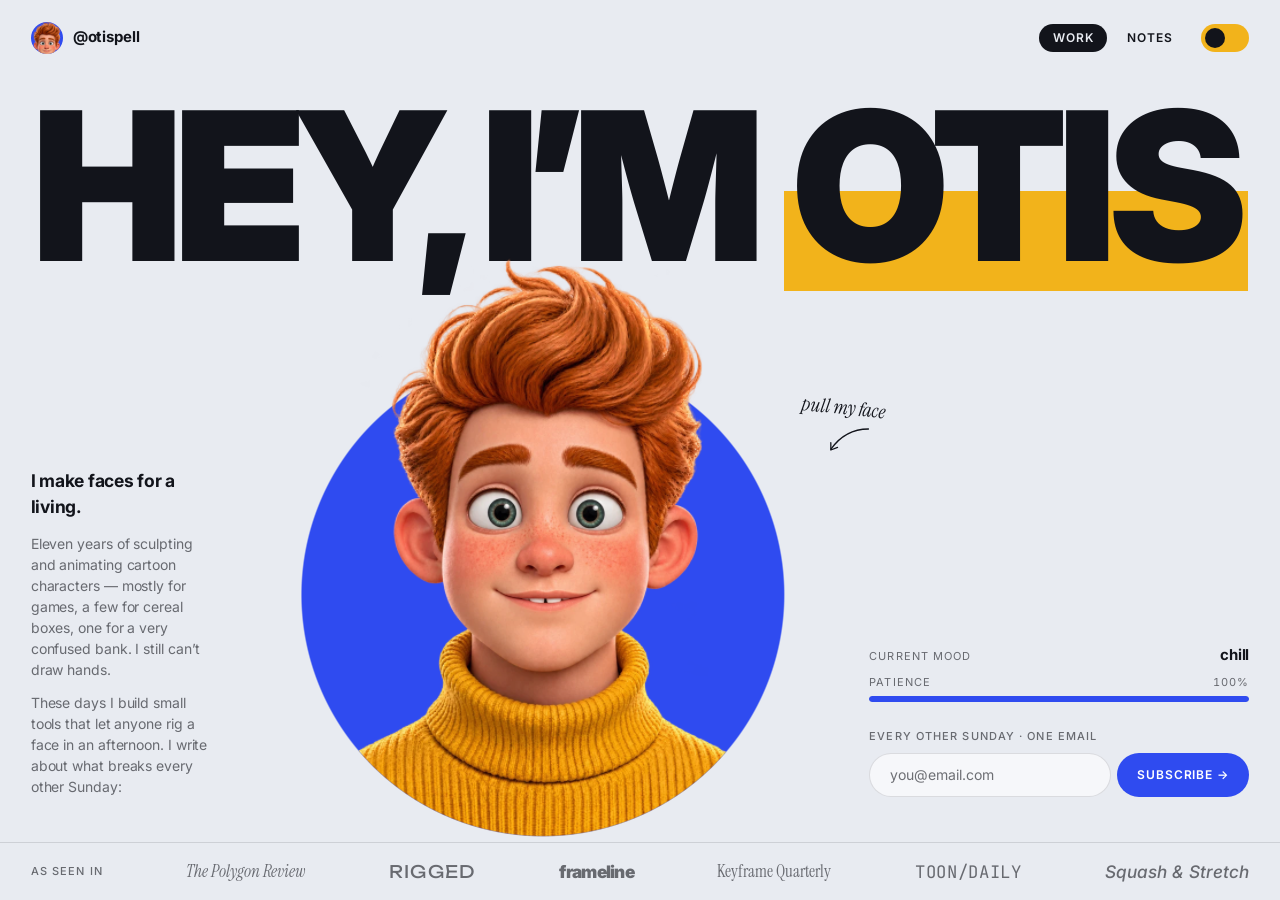
<file: index.html>
<!doctype html>
<html lang="en">
  <head>
    <meta charset="UTF-8" />
    <meta name="viewport" content="width=device-width, initial-scale=1.0, viewport-fit=cover" />
    <meta name="theme-color" content="#e8ebf1" />
    <title>Otis Pell — character designer</title>
    <meta name="description" content="Otis Pell sculpts and animates cartoon characters, and builds small tools for rigging faces. Grab his face." />
    <link rel="icon" href="data:image/svg+xml,<svg xmlns='http://www.w3.org/2000/svg' viewBox='0 0 16 16'><circle cx='8' cy='8' r='8' fill='%232f4bf0'/><circle cx='5.6' cy='7' r='1.2' fill='%23fff'/><circle cx='10.4' cy='7' r='1.2' fill='%23fff'/></svg>" />
    <link rel="preload" as="image" href="/faces/base.webp" />
    <link rel="preconnect" href="https://api.fontshare.com" />
    <link href="https://api.fontshare.com/v2/css?f[]=satoshi@1&display=swap" rel="stylesheet" />
    <link rel="preconnect" href="https://fonts.googleapis.com" />
    <link rel="preconnect" href="https://fonts.gstatic.com" crossorigin />
    <link
      rel="stylesheet"
      href="https://fonts.googleapis.com/css2?family=Inter:wght@400;500;600&family=Instrument+Serif:ital@0;1&family=Unbounded:wght@700&family=JetBrains+Mono:wght@500&display=swap"
    />
    <script type="module" crossorigin src="/assets/index-C0FuLN83.js"></script>
    <link rel="stylesheet" crossorigin href="/assets/index-D6AXu0NT.css">
  </head>
  <body>
    <div id="root"></div>
  </body>
</html>
</file>
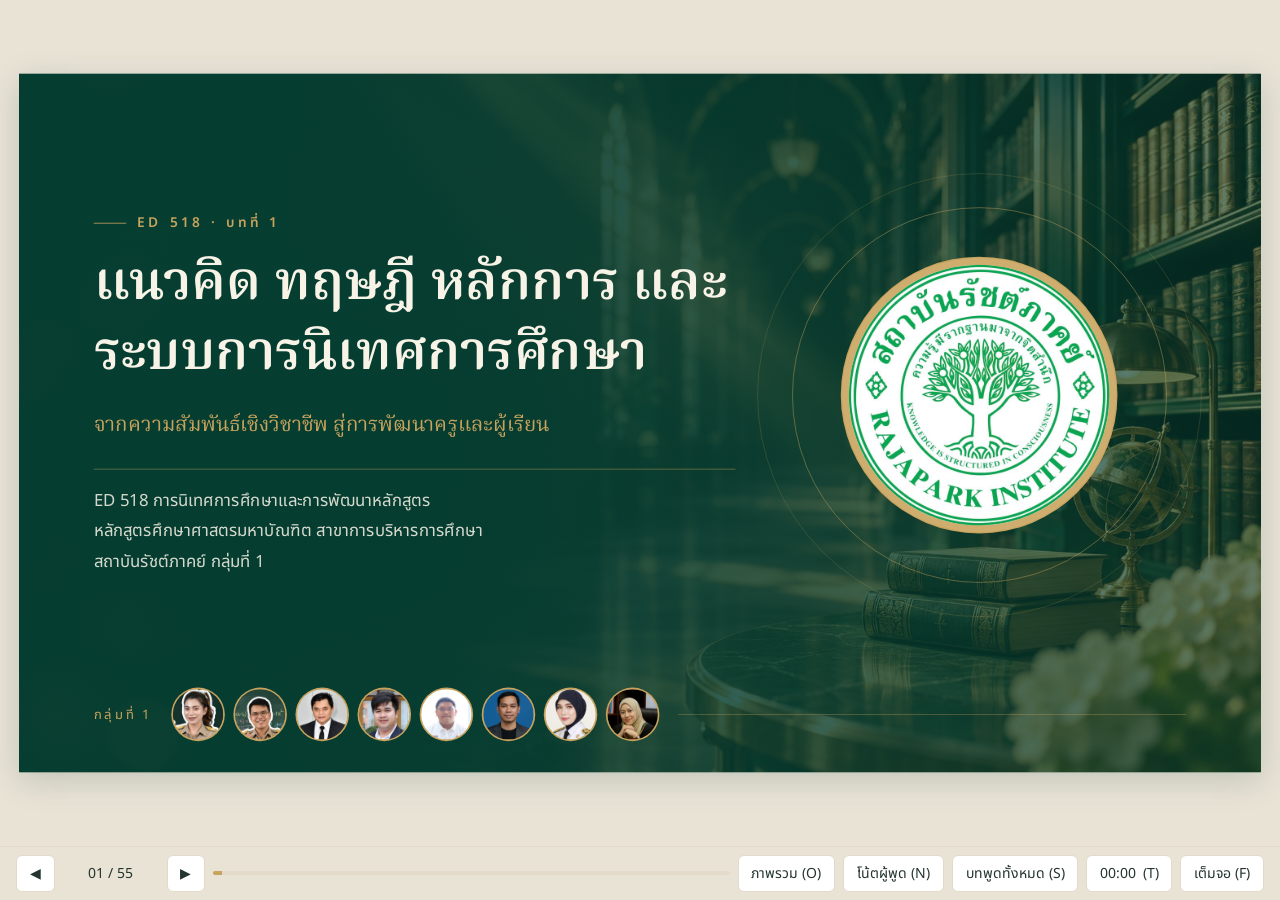
<file: ed518-supervision/index.html>
<!doctype html>
<html lang="th">
<head>
<meta charset="utf-8">
<meta name="viewport" content="width=device-width, initial-scale=1, viewport-fit=cover">
<title>ระบบการนิเทศการศึกษา ED 518</title>
<link rel="preconnect" href="https://fonts.googleapis.com">
<link rel="preconnect" href="https://fonts.gstatic.com" crossorigin>
<link rel="stylesheet" href="https://fonts.googleapis.com/css2?family=Noto+Sans+Thai:wght@400;500;600;700&family=Noto+Serif+Thai:wght@500;600;700&display=swap">
<style>
/* Layout: fixed 1600×900 stage scaled to the window. Royal Emerald Luxury: deep emerald grounds for
   hero slides, ivory for content, champagne gold only for rules, markers and the one number that matters.
   Deliberately single-theme: the deck keeps its palette whatever the viewer's theme. */
:root {
  --emerald: #063E32;
  --verdant: #0A5D49;
  --gold: #C7A35D;
  --gold-deep: #8A6A2B;
  --ivory: #F8F3E7;
  --charcoal: #24352F;
  --paper: #FBF8F0;
  --surface: #FFFFFF;
  --mute: #5E6B64;
  --line: #E3DACA;
  --tint: #E7F0EB;
  --gold-tint: #F4EBD8;
  --chrome: #E9E3D6;

  --display: "Noto Serif Thai", "Noto Sans Thai", Georgia, serif;
  --body: "Noto Sans Thai", "Leelawadee UI", Tahoma, sans-serif;
  color-scheme: light;
}
* { box-sizing: border-box; }
[hidden] { display: none !important; }
html, body { height: 100%; }
body { margin: 0; background: var(--chrome); color: var(--charcoal); font-family: var(--body); overflow: hidden; -webkit-font-smoothing: antialiased; }
button { font: inherit; color: inherit; }
:focus-visible { outline: 3px solid var(--gold); outline-offset: 2px; }

.app { height: 100%; display: grid; grid-template-columns: minmax(0, 1fr) auto; grid-template-rows: minmax(0, 1fr) auto; }
.viewport { position: relative; overflow: hidden; }
.stage { position: absolute; left: 50%; top: 50%; width: 1600px; height: 900px; transform: translate(-50%, -50%) scale(var(--s, .5)); background: var(--paper); overflow: hidden; box-shadow: 0 10px 40px rgba(6, 62, 50, .18); }

/* chrome */
.chrome-top { position: absolute; left: 6rem; right: 6rem; top: 2.2rem; display: flex; align-items: center; justify-content: space-between; z-index: 3; }
.act { font-size: 1rem; font-weight: 600; letter-spacing: .22em; text-transform: uppercase; color: var(--gold-deep); display: flex; align-items: center; gap: .8rem; }
.act::before { content: ""; width: 2.2rem; height: 1px; background: var(--gold); }
.brand { display: flex; align-items: center; gap: .7rem; font-size: 1.05rem; color: var(--mute); }
.brand img { width: 2.5rem; height: 2.5rem; border-radius: 50%; background: #fff; box-shadow: 0 0 0 1px var(--gold); }
.chrome-bot { position: absolute; left: 6rem; right: 6rem; bottom: 1.7rem; display: flex; justify-content: space-between; align-items: baseline; font-size: 1.05rem; color: var(--mute); z-index: 3; }
.chrome-bot .pg { font-family: var(--display); font-size: 1rem; color: var(--gold-deep); font-variant-numeric: tabular-nums; letter-spacing: .08em; }
.stage.dark { background: var(--emerald); }
.stage.dark .chrome-top, .stage.dark .chrome-bot { display: none; }

/* slides */
.slide { display: none; position: absolute; inset: 0; padding: 6.6rem 6rem 4.8rem; flex-direction: column; gap: 1.7rem; }
.slide.active { display: flex; animation: rise .45s ease-out; }
@keyframes rise { from { opacity: .3; transform: translateY(10px); } to { opacity: 1; transform: none; } }
.slide > aside.notes { display: none; }

.t { margin: 0; font-family: var(--display); font-weight: 600; font-size: 3.1rem; line-height: 1.3; color: var(--emerald); text-wrap: balance; }
.kicker { margin: 0; font-size: 1.05rem; font-weight: 600; letter-spacing: .2em; text-transform: uppercase; color: var(--gold-deep); }
.head { display: flex; flex-direction: column; gap: .5rem; }
.rule { width: 4.5rem; height: 2px; background: var(--gold); border: 0; margin: .4rem 0 0; }
.fill { flex: 1; min-height: 0; }
.key { margin: 0; display: flex; align-items: center; gap: 1.1rem; padding: 1rem 1.6rem; border-radius: 4px; background: var(--emerald); color: var(--ivory); font-size: 1.6rem; line-height: 1.5; }
.key b { font-size: .95rem; letter-spacing: .2em; text-transform: uppercase; color: var(--gold); font-weight: 600; white-space: nowrap; }
.key.caution { background: var(--gold-tint); color: var(--charcoal); }
.key.caution b { color: var(--gold-deep); }
.diamond { width: .75rem; height: .75rem; background: var(--gold); transform: rotate(45deg); flex: none; margin-top: 1.15rem; }
.points { list-style: none; margin: 0; padding: 0; display: flex; flex-direction: column; justify-content: center; }
.points li + li { border-top: 1px solid var(--line); }
.points li { display: flex; gap: 1.2rem; font-size: 2.2rem; line-height: 1.45; color: var(--charcoal); padding: 1.5rem 0; }
.en { font-size: 1rem; font-weight: 600; letter-spacing: .18em; text-transform: uppercase; color: var(--gold-deep); }

/* ----- 01 cover ----- */
.cover { padding: 0; background: radial-gradient(120% 90% at 78% 40%, var(--verdant) 0%, var(--emerald) 58%); color: var(--ivory); }
.cover-grid { position: absolute; inset: 0; display: grid; grid-template-columns: 1.55fr 1fr; align-items: center; padding: 5rem 6rem 9.5rem; gap: 3rem; }
.cover-kicker { font-size: 1.1rem; letter-spacing: .26em; text-transform: uppercase; color: var(--gold); font-weight: 600; display: flex; align-items: center; gap: .9rem; }
.cover-kicker::before { content: ""; width: 2.6rem; height: 1px; background: var(--gold); }
.cover h1 { margin: 1.3rem 0 0; font-family: var(--display); font-weight: 600; font-size: 4.3rem; line-height: 1.32; color: var(--ivory); text-wrap: balance; }
.cover .msg { margin: 1.6rem 0 0; font-family: var(--display); font-size: 1.65rem; line-height: 1.5; color: var(--gold); }
.cover .meta { margin: 2.2rem 0 0; padding-top: 1.4rem; border-top: 1px solid rgba(199, 163, 93, .55); font-size: 1.35rem; line-height: 1.8; color: rgba(248, 243, 231, .86); }
.cover .meta p { margin: 0; }
.seal { position: relative; width: 25rem; height: 25rem; justify-self: center; display: grid; place-items: center; }
.seal::before, .seal::after { content: ""; position: absolute; border-radius: 50%; border: 1px solid rgba(199, 163, 93, .55); }
.seal::before { inset: -2.6rem; }
.seal::after { inset: -5.4rem; border-color: rgba(199, 163, 93, .22); }
.seal img { width: 21rem; height: 21rem; border-radius: 50%; background: #fff; box-shadow: 0 0 0 .55rem rgba(248, 243, 231, .12), 0 0 0 calc(.55rem + 1.5px) var(--gold); }
.team { position: absolute; left: 6rem; right: 6rem; bottom: 2.6rem; display: flex; align-items: center; gap: 1.6rem; }
.team span { font-size: 1.05rem; letter-spacing: .22em; text-transform: uppercase; color: var(--gold); white-space: nowrap; }
.team .faces { display: flex; gap: .9rem; }
.team img { width: 4.1rem; height: 4.1rem; border-radius: 50%; object-fit: cover; box-shadow: 0 0 0 2px var(--gold); background: var(--verdant); }
.team::after { content: ""; flex: 1; height: 1px; background: rgba(199, 163, 93, .4); }

/* ----- 13 one teacher, many routes ----- */
.split { display: grid; grid-template-columns: 1fr 1.15fr; gap: 3.5rem; align-items: center; }
.profile { background: var(--surface); border: 1px solid var(--line); border-radius: 6px; padding: 2rem 2.4rem; display: flex; flex-direction: column; justify-content: center; gap: 1.1rem; box-shadow: 0 18px 40px -28px rgba(6, 62, 50, .45); }
.profile-head { display: flex; align-items: center; gap: 1rem; padding-bottom: .9rem; border-bottom: 1px solid var(--line); }
.avatar { width: 4.2rem; height: 4.2rem; border-radius: 50%; background: var(--tint); display: grid; place-items: center; box-shadow: 0 0 0 1.5px var(--gold); }
.avatar svg { width: 2rem; height: 2rem; }
.profile-head h3 { margin: 0; font-family: var(--display); font-size: 2.1rem; font-weight: 600; color: var(--emerald); }
.profile-head p { margin: 0; font-size: 1.4rem; color: var(--mute); }
.skill { display: grid; grid-template-columns: 1fr auto; gap: .5rem 1.2rem; align-items: center; padding: 1.15rem 1.4rem; border-radius: 4px; background: var(--paper); }
.skill .task { font-size: 1.7rem; font-weight: 600; color: var(--charcoal); }
.skill .route { font-size: 1.4rem; padding: .35rem .9rem; border-radius: 999px; white-space: nowrap; }
.skill .route.helps { background: var(--tint); color: var(--verdant); }
.skill .route.asks { background: var(--gold-tint); color: var(--gold-deep); }
.skill .why { grid-column: 1 / -1; font-size: 1.45rem; color: var(--mute); }
.nolabel { display: flex; align-items: center; gap: .9rem; padding-top: .4rem; font-size: 1.4rem; color: var(--mute); }
.nolabel s { text-decoration: none; position: relative; padding: .25rem .8rem; border: 1px dashed var(--mute); border-radius: 4px; color: var(--mute); }
.nolabel s::after { content: ""; position: absolute; left: -.2rem; right: -.2rem; top: 50%; height: 2px; background: #B34A3C; transform: rotate(-12deg); }

/* ----- case-study header (Act III only) ----- */
.case-head { display: flex; align-items: center; gap: 1.4rem; }
.case-head .school { width: 5.2rem; height: 5.2rem; border-radius: 50%; background: #fff; object-fit: contain; padding: .35rem; box-shadow: 0 0 0 1.5px var(--gold); flex: none; }

/* ----- 36 evidence board ----- */
.board { display: grid; grid-template-columns: 1.12fr 1fr; gap: 2rem; }
.reported { background: var(--emerald); color: var(--ivory); border-radius: 6px; padding: 1.8rem 2rem; display: grid; grid-template-columns: 1fr 1fr; grid-template-rows: auto auto 1fr; gap: 1.2rem 1.6rem; min-height: 0; }
.reported .lab { grid-column: 1 / -1; display: flex; align-items: center; gap: .8rem; font-size: 1.05rem; letter-spacing: .2em; text-transform: uppercase; color: var(--gold); font-weight: 600; }
.reported .lab::before { content: ""; width: .7rem; height: .7rem; border-radius: 50%; background: var(--gold); }
.num { font-family: var(--display); font-weight: 700; font-size: 4.4rem; line-height: 1; color: var(--ivory); font-variant-numeric: tabular-nums; }
.num small { font-size: 1.6rem; font-weight: 600; color: var(--gold); margin-left: .3rem; }
.stat p { margin: .6rem 0 0; font-size: 1.4rem; line-height: 1.5; color: rgba(248, 243, 231, .88); }
.shot { grid-column: 1 / -1; margin: 0; min-height: 0; display: flex; flex-direction: column; gap: .5rem; }
.shot img { width: 100%; height: 12rem; object-fit: cover; object-position: top left; border-radius: 3px; box-shadow: 0 0 0 1px rgba(199, 163, 93, .6); }
.shot figcaption { font-size: 1.05rem; color: rgba(248, 243, 231, .72); }
.unknown { border: 2px dashed var(--gold); border-radius: 6px; padding: 1.8rem 2rem; display: flex; flex-direction: column; gap: 1.1rem; background: repeating-linear-gradient(135deg, transparent 0 14px, rgba(199, 163, 93, .06) 14px 15px); }
.unknown .lab { display: flex; align-items: center; gap: .8rem; font-size: 1.05rem; letter-spacing: .2em; text-transform: uppercase; color: var(--gold-deep); font-weight: 600; }
.unknown .lab::before { content: ""; width: .7rem; height: .7rem; border-radius: 50%; border: 2px solid var(--gold); }
.unknown .main { margin: 0; font-family: var(--display); font-size: 1.75rem; line-height: 1.5; color: var(--emerald); font-weight: 600; }
.slot { display: flex; align-items: center; justify-content: space-between; gap: 1rem; padding: .95rem 1.2rem; border: 1px dashed var(--line); border-radius: 4px; background: var(--surface); font-size: 1.4rem; }
.slot em { font-style: normal; font-size: 1.1rem; color: var(--gold-deep); white-space: nowrap; }

/* ----- 46 routes ----- */
.routes { display: grid; grid-template-columns: 15rem minmax(0, 1fr) 33rem; align-items: stretch; }
.origin { align-self: center; background: var(--emerald); color: var(--ivory); border-radius: 6px; padding: 1.5rem 1.4rem; display: flex; flex-direction: column; gap: .5rem; }
.origin .en { color: var(--gold); }
.origin strong { font-family: var(--display); font-size: 1.55rem; font-weight: 600; line-height: 1.4; }
.paths { width: 100%; height: 100%; display: block; }
.ends { display: flex; flex-direction: column; justify-content: center; gap: 1rem; position: relative; padding-right: 3.6rem; }
.end { background: var(--surface); border: 1px solid var(--line); border-radius: 6px; padding: 1rem 1.4rem; display: flex; flex-direction: column; gap: .35rem; box-shadow: 0 14px 30px -24px rgba(6, 62, 50, .5); }
.end h3 { margin: 0; font-family: var(--display); font-size: 1.7rem; font-weight: 600; color: var(--emerald); }
.end p { margin: 0; font-size: 1.5rem; color: var(--charcoal); }
.bracket { position: absolute; right: 0; top: 2.2rem; bottom: 2.2rem; width: 2.2rem; border: 2px solid var(--gold); border-left: none; border-radius: 0 10px 10px 0; }
.bracket span { position: absolute; left: calc(100% + .9rem); top: 50%; transform: translateY(-50%) rotate(180deg); writing-mode: vertical-rl; font-size: 1.2rem; color: var(--gold-deep); white-space: nowrap; }
.example { display: flex; align-items: center; gap: 1rem; flex-wrap: wrap; font-size: 1.5rem; padding-top: .6rem; }
.chip { padding: .45rem 1rem; border-radius: 999px; background: var(--tint); color: var(--verdant); font-weight: 600; font-size: 1.3rem; }
.chip.gold { background: var(--gold-tint); color: var(--gold-deep); }

/* ----- 50 dashboard ----- */
.dims { display: grid; grid-template-columns: repeat(5, minmax(0, 1fr)); gap: 1.1rem; }
.dim { background: var(--surface); border: 1px solid var(--line); border-top: 3px solid var(--emerald); border-radius: 4px; padding: 1.6rem 1.4rem; display: flex; flex-direction: column; gap: 1rem; }
.dim .no { font-family: var(--display); font-size: 1.15rem; color: var(--gold-deep); letter-spacing: .1em; }
.dim h3 { margin: 0; font-size: 1.5rem; line-height: 1.3; color: var(--emerald); font-weight: 700; letter-spacing: .01em; }
.dim .th { margin: 0; font-family: var(--display); font-size: 1.55rem; font-weight: 600; color: var(--charcoal); }
.dim .q { margin: 0; font-size: 1.45rem; line-height: 1.6; color: var(--charcoal); flex: 1; }
.dim .lim { margin: 0; padding-top: .9rem; border-top: 1px solid var(--line); font-size: 1.3rem; line-height: 1.5; color: var(--mute); }
.dim .lim b { display: block; font-size: .95rem; letter-spacing: .14em; text-transform: uppercase; color: var(--gold-deep); font-weight: 600; margin-bottom: .2rem; }
.target { display: inline-flex; align-items: center; gap: .5rem; font-size: .95rem; color: var(--mute); }
.target i { font-style: normal; padding: .2rem .7rem; border: 1px dashed var(--line); border-radius: 4px; }

/* ----- controls ----- */
.controls { grid-column: 1 / -1; grid-row: 2; display: flex; align-items: center; gap: .5rem; padding: .5rem max(16px, env(safe-area-inset-right, 0px)) calc(.5rem + env(safe-area-inset-bottom, 0px)) max(16px, env(safe-area-inset-left, 0px)); background: var(--chrome); border-top: 1px solid var(--line); font-size: 14px; }
.btn { display: inline-flex; align-items: center; gap: .4rem; background: var(--surface); border: 1px solid var(--line); border-radius: 6px; padding: .45rem .8rem; cursor: pointer; white-space: nowrap; color: var(--charcoal); }
.btn:hover { border-color: var(--gold); }
.btn[aria-pressed="true"] { background: var(--emerald); color: var(--ivory); border-color: var(--emerald); }
.counter { font-variant-numeric: tabular-nums; min-width: 6rem; text-align: center; color: var(--charcoal); }
.badge { background: var(--gold-tint); color: var(--gold-deep); border-radius: 999px; padding: .25rem .8rem; font-weight: 600; }
.spacer { flex: 1; }
.notes-panel { grid-column: 2; grid-row: 1; width: min(440px, 38vw); background: var(--surface); border-left: 1px solid var(--line); display: flex; flex-direction: column; min-height: 0; }
.np-head { padding: 1rem 1.2rem; border-bottom: 1px solid var(--line); display: flex; flex-direction: column; gap: .5rem; }
.np-head h2 { margin: 0; font-family: var(--display); font-size: 1.1rem; font-weight: 600; color: var(--emerald); line-height: 1.45; }
.np-meta { display: flex; flex-wrap: wrap; gap: .4rem; font-size: 13px; }
.np-meta span { background: var(--tint); color: var(--verdant); border-radius: 999px; padding: .15rem .6rem; }
.np-body { padding: 1rem 1.2rem 1.4rem; overflow-y: auto; font-size: 15.5px; line-height: 1.8; color: var(--charcoal); }
.np-body p { margin: 0 0 .8rem; }
.np-body .ref, .np-body .bridge { font-size: 13.5px; color: var(--mute); border-top: 1px solid var(--line); padding-top: .6rem; }

@media (max-width: 760px) {
  html { font-size: 10px; }
  body { overflow: auto; }
  .app { height: auto; grid-template-columns: minmax(0, 1fr); }
  .stage { position: relative; left: auto; top: auto; width: auto; height: auto; transform: none; box-shadow: none; }
  .chrome-top, .chrome-bot { position: static; padding: 1.4rem max(16px, env(safe-area-inset-right, 0px)) 0 max(16px, env(safe-area-inset-left, 0px)); }
  .chrome-bot { padding-bottom: 1.4rem; }
  .slide { position: relative; inset: auto; padding: 1.8rem max(16px, env(safe-area-inset-right, 0px)) 2.4rem max(16px, env(safe-area-inset-left, 0px)); }
  .cover { min-height: 0; }
  .cover-grid { position: static; grid-template-columns: minmax(0, 1fr); padding: 3rem max(16px, env(safe-area-inset-right, 0px)) 1.5rem max(16px, env(safe-area-inset-left, 0px)); }
  .seal { width: 14rem; height: 14rem; order: -1; justify-self: start; }
  .seal img { width: 12rem; height: 12rem; }
  .seal::after { display: none; }
  .team { position: static; padding: 0 max(16px, env(safe-area-inset-right, 0px)) 2.4rem max(16px, env(safe-area-inset-left, 0px)); flex-wrap: wrap; }
  .team .faces { flex-wrap: wrap; }
  .team::after { display: none; }
  .split, .board, .reported { grid-template-columns: minmax(0, 1fr); }
  .routes { grid-template-columns: minmax(0, 1fr); gap: 1rem; }
  .paths { display: none; }
  .dims { grid-template-columns: repeat(2, minmax(0, 1fr)); }
  .notes-panel { grid-column: 1; grid-row: 2; width: auto; border-left: none; border-top: 1px solid var(--line); }
  .controls { grid-row: 3; position: sticky; bottom: 0; flex-wrap: wrap; }
}
@media (prefers-reduced-motion: reduce) { .slide.active { animation: none; } }

/* ===== full-deck layouts (built on the approved prototype system) ===== */
.vcenter { display: flex; flex-direction: column; justify-content: center; min-height: 0; }
.points.big li { font-size: 2.1rem; padding: 1.1rem 0; }
.points.mini { gap: .6rem; }
.points.mini li { font-size: 1.6rem; padding: .35rem 0; border: 0 !important; }
.points.mini .diamond { margin-top: .75rem; width: .6rem; height: .6rem; }
.cno { font-family: var(--display); font-size: 1.15rem; color: var(--gold-deep); letter-spacing: .1em; }

/* label cards */
.lcards { display: grid; grid-template-columns: repeat(var(--cols), minmax(0, 1fr)); gap: 1.2rem; align-content: center; }
.lcards.nofill { align-content: center; }
.lc { background: var(--surface); border: 1px solid var(--line); border-top: 3px solid var(--emerald); border-radius: 4px; padding: 2.1rem 1.9rem 2.2rem; display: flex; flex-direction: column; gap: .7rem; min-width: 0; }
.lc h3 { margin: 0; font-family: var(--display); font-size: 2.05rem; font-weight: 600; line-height: 1.35; color: var(--emerald); }
.lc p { margin: 0; font-size: 1.75rem; line-height: 1.55; color: var(--charcoal); }
.lc p.solo { font-size: 1.9rem; font-weight: 500; line-height: 1.5; }
.lcards.tight .lc { padding: 1.9rem 1.8rem; }
.lcards.tight .lc p.solo { font-family: var(--display); font-weight: 600; font-size: 2.1rem; color: var(--emerald); }

/* numbered steps */
.steps { list-style: none; margin: 0; padding: 0; display: grid; grid-template-columns: repeat(var(--n), minmax(0, 1fr)); gap: 0; position: relative; }
.steps li { position: relative; display: flex; flex-direction: column; align-items: center; text-align: center; gap: .9rem; padding: 0 .6rem; }
.steps li::before { content: ""; position: absolute; top: 2rem; left: 0; right: 0; height: 2px; background: var(--gold); z-index: 0; }
.steps li:first-child::before { left: 50%; }
.steps li:last-child::before { right: 50%; }
.steps .sn { position: relative; z-index: 1; width: 4rem; height: 4rem; border-radius: 50%; background: var(--emerald); color: var(--ivory); display: grid; place-items: center; font-family: var(--display); font-size: 1.5rem; font-weight: 600; box-shadow: 0 0 0 .4rem var(--paper); }
.steps .st { font-size: 1.8rem; line-height: 1.45; color: var(--charcoal); font-weight: 500; }
.steps .st .en { display: block; margin-bottom: .3rem; }
.steps.cyc::after { content: "↺ วนรอบใหม่"; position: absolute; right: 0; top: -2.2rem; font-size: 1.15rem; color: var(--gold-deep); }
.steps.eras li::before { background: linear-gradient(90deg, var(--gold), var(--verdant)); }
.steps.pill .st { background: var(--surface); border: 1px solid var(--line); border-radius: 6px; padding: 1rem 1.2rem; width: 100%; }
.steps.phases .st { background: var(--surface); border: 1px solid var(--line); border-radius: 6px; padding: 1.2rem; width: 100%; min-height: 7.5rem; display: grid; place-items: center; }

/* chain + loop */
.chainwrap { display: flex; flex-direction: column; justify-content: center; }
.chain { display: flex; align-items: stretch; gap: .6rem; }
.cn { flex: 1; min-width: 0; background: var(--surface); border: 1px solid var(--line); border-radius: 6px; padding: 2rem 1.3rem; display: flex; flex-direction: column; gap: .5rem; justify-content: center; text-align: center; font-size: 1.7rem; line-height: 1.45; }
.cn b { font-family: var(--display); font-size: 1.95rem; color: var(--emerald); }
.cn.em { background: var(--emerald); border-color: var(--emerald); color: var(--ivory); }
.cn.em b { color: var(--gold); }
.ca { align-self: center; font-size: 2rem; color: var(--gold); font-weight: 700; }
.loop { position: relative; height: 3.4rem; margin: .2rem 4% 0; border: 2px dashed var(--verdant); border-top: none; border-radius: 0 0 14px 14px; }
.loop::before { content: ""; position: absolute; left: -.65rem; top: -.4rem; border: .6rem solid transparent; border-bottom: .8rem solid var(--verdant); border-top: none; }
.loop span { position: absolute; left: 50%; bottom: -1rem; transform: translateX(-50%); background: var(--paper); padding: 0 1rem; font-size: 1.35rem; font-weight: 600; color: var(--verdant); white-space: nowrap; }

/* compare */
.cmp { display: grid; grid-template-columns: minmax(0, 1fr) auto minmax(0, 1fr); gap: 1.6rem; align-items: stretch; }
.cmp-side { background: var(--surface); border: 1px solid var(--line); border-top: 3px solid var(--emerald); border-radius: 4px; padding: 1.8rem 2rem; display: flex; flex-direction: column; gap: .8rem; justify-content: center; position: relative; }
.cmp-side.alt { border-top-color: var(--gold); }
.cmp-side h3 { margin: 0; font-family: var(--display); font-size: 2.15rem; font-weight: 600; color: var(--emerald); line-height: 1.35; }
.cmp-side p { margin: 0; font-size: 1.8rem; line-height: 1.55; }
.cmp-side p.mono { font-family: var(--display); font-size: 1.75rem; color: var(--verdant); }
.cmp-side.ok { border-top-color: var(--verdant); }
.cmp-side.bad { border-top-color: #B34A3C; }
.cmp-side .tag { position: absolute; right: 1.4rem; top: 1.2rem; font-size: 1.6rem; color: var(--verdant); }
.cmp-side.bad .tag { color: #B34A3C; }
.cmp-vs { align-self: center; font-family: var(--display); font-size: 3.2rem; color: var(--gold); }
.cmp-note { margin: 0; display: flex; gap: 1rem; align-items: flex-start; font-size: 1.7rem; line-height: 1.5; color: var(--charcoal); }
.cmp-note .diamond { margin-top: .8rem; }
.big-l { font-family: var(--display); font-size: 3.4rem; line-height: 1; color: var(--green, var(--gold)); }

/* hook (02) */
.hook { display: grid; grid-template-columns: 1.15fr 1fr; gap: 2.4rem; align-items: stretch; }
.hook-num { background: var(--emerald); color: var(--ivory); border-radius: 6px; padding: 2.2rem 2.4rem; display: flex; flex-direction: column; justify-content: center; gap: .6rem; }
.num-xl { font-family: var(--display); font-weight: 700; font-size: 8rem; line-height: 1; color: var(--gold); font-variant-numeric: tabular-nums; }
.num-xl small { font-size: 3rem; margin-left: .2rem; }
.num-xl.dark { color: var(--emerald); }
.hook-num p { margin: 0; font-size: 1.6rem; line-height: 1.5; }
.hook-num .sub { color: rgba(248, 243, 231, .8); font-size: 1.45rem; }
.hook-gap { border: 2px dashed var(--gold); border-radius: 6px; padding: 2.2rem 2.4rem; display: flex; flex-direction: column; justify-content: center; gap: 1rem; background: repeating-linear-gradient(135deg, transparent 0 14px, rgba(199, 163, 93, .07) 14px 15px); }
.hook-gap .lab { font-size: 1.05rem; letter-spacing: .2em; text-transform: uppercase; color: var(--gold-deep); font-weight: 600; }
.hook-gap p { margin: 0; font-family: var(--display); font-size: 2.1rem; line-height: 1.5; color: var(--emerald); font-weight: 600; }

/* timeline (03) */
.timeline { list-style: none; margin: .6rem 0 0; padding: 0; display: grid; grid-template-columns: repeat(6, 1fr); position: relative; }
.timeline::before { content: ""; position: absolute; left: 8%; right: 8%; top: .55rem; height: 2px; background: var(--gold); }
.timeline li { display: flex; flex-direction: column; align-items: center; gap: .7rem; font-size: 1.65rem; font-weight: 600; color: var(--emerald); text-align: center; position: relative; }
.timeline .dot { width: 1.1rem; height: 1.1rem; border-radius: 50%; background: var(--emerald); box-shadow: 0 0 0 .3rem var(--paper), 0 0 0 calc(.3rem + 1.5px) var(--gold); }

/* quads (08) */
.quads { display: grid; grid-template-columns: 1fr 1fr; grid-template-rows: 1fr 1fr; gap: 1.2rem; position: relative; }
.quad { background: var(--surface); border: 1px solid var(--line); border-radius: 6px; padding: 1.6rem 2rem; display: flex; flex-direction: column; justify-content: center; gap: .5rem; }
.quad.q1, .quad.q3 { text-align: right; padding-left: 7rem; }
.quad.q0, .quad.q2 { padding-right: 7rem; }
.quad h3 { margin: 0; font-family: var(--display); font-size: 2.1rem; font-weight: 600; color: var(--emerald); }
.quad p { margin: 0; font-size: 1.8rem; }
.quad-core { position: absolute; left: 50%; top: 50%; transform: translate(-50%, -50%); width: 10rem; height: 10rem; border-radius: 50%; background: var(--emerald); color: var(--ivory); display: grid; place-items: center; font-family: var(--display); font-size: 1.6rem; font-weight: 600; box-shadow: 0 0 0 .5rem var(--paper), 0 0 0 calc(.5rem + 1.5px) var(--gold); }

/* systems map (10) */
.sys { display: grid; grid-template-columns: 1fr 1fr; grid-template-rows: 1fr 1fr; gap: 1.2rem 18rem; position: relative; align-content: center; }
.sys-n { background: var(--surface); border: 1px solid var(--line); border-radius: 6px; padding: 1.4rem 1.6rem; font-size: 1.9rem; font-weight: 500; display: grid; place-items: center; text-align: center; }
.sys-core { position: absolute; left: 50%; top: 50%; transform: translate(-50%, -50%); width: 14rem; height: 14rem; border-radius: 50%; border: 2px dashed var(--gold); display: flex; flex-direction: column; align-items: center; justify-content: center; gap: .3rem; background: var(--paper); }
.sys-core b { font-family: var(--display); font-size: 1.8rem; color: var(--emerald); }

/* stats (17, 27) */
.stats { display: grid; grid-template-columns: 1fr 1fr 1.2fr; gap: 1.6rem; align-items: stretch; }
.stat-card { background: var(--surface); border: 1px solid var(--line); border-top: 3px solid var(--emerald); border-radius: 4px; padding: 1.8rem 2rem; display: flex; flex-direction: column; justify-content: center; gap: .6rem; }
.stat-card p { margin: 0; font-size: 1.7rem; }
.num-l { font-family: var(--display); font-weight: 700; font-size: 5rem; line-height: 1; color: var(--emerald); font-variant-numeric: tabular-nums; }
.num-l small { font-size: 2rem; color: var(--gold-deep); }
.num-m { font-family: var(--display); font-weight: 700; font-size: 3.6rem; line-height: 1; color: var(--emerald); }
.stat-card .bar { height: 1rem; background: var(--tint); border-radius: 999px; overflow: hidden; }
.stat-card .bar i { display: block; height: 100%; background: var(--gold); border-radius: 999px; }
.stat-side { display: flex; flex-direction: column; justify-content: center; }
.stat-side .points li { font-size: 1.8rem; }
.stat-card.big .num-xl { font-size: 7rem; }

/* venn (18) */
.venn { position: relative; display: grid; grid-template-columns: 1fr 1fr; align-items: center; align-content: center; }
.vc { min-height: 24rem; border-radius: 50%; border: 2px solid var(--emerald); display: flex; flex-direction: column; justify-content: center; gap: .6rem; padding: 2rem 4.5rem; background: rgba(10, 93, 73, .05); }
.vc.a { margin-right: -4rem; padding-right: 12rem; }
.vc.b { margin-left: -4rem; padding-left: 9rem; align-items: flex-end; text-align: right; padding-right: 5rem; border-color: var(--gold); background: rgba(199, 163, 93, .07); }
.vc h3 { margin: 0; font-family: var(--display); font-size: 2rem; color: var(--emerald); }
.vc p { margin: 0; font-size: 1.7rem; line-height: 1.5; }
.vmid { position: absolute; left: 50%; top: 50%; transform: translate(-50%, -50%); width: 12rem; text-align: center; font-family: var(--display); font-weight: 600; font-size: 1.45rem; color: var(--emerald); background: var(--paper); padding: .8rem; border-radius: 6px; box-shadow: 0 0 0 1.5px var(--gold); }

/* decision / mapping tables */
.dm { width: 100%; border-collapse: collapse; font-size: 1.8rem; }
.dm th { text-align: left; font-family: var(--display); font-weight: 600; font-size: 1.35rem; color: var(--gold-deep); padding: .6rem 1.4rem; border-bottom: 2px solid var(--gold); }
.dm td { padding: 1.05rem 1.4rem; border-bottom: 1px solid var(--line); vertical-align: middle; line-height: 1.45; }
.dm td b { color: var(--emerald); font-family: var(--display); font-weight: 600; }
.dm .arrow { color: var(--gold); font-size: 1.8rem; width: 3rem; text-align: center; }
.dm.map .pl { font-family: var(--display); font-weight: 700; color: var(--emerald); white-space: nowrap; }
.st-found, .st-maybe, .st-gap { display: inline-block; padding: .3rem .9rem; border-radius: 999px; font-size: 1.2rem; white-space: nowrap; }
.st-found { background: var(--tint); color: var(--verdant); }
.st-maybe { background: var(--gold-tint); color: var(--gold-deep); }
.st-gap { border: 1.5px dashed var(--gold-deep); color: var(--gold-deep); }

/* letters (23) */
.letters { display: grid; grid-template-columns: repeat(5, minmax(0, 1fr)); gap: 1.2rem; align-content: center; }
.letter { background: var(--surface); border: 1px solid var(--line); border-top: 3px solid var(--emerald); border-radius: 4px; padding: 1.6rem 1.4rem; display: flex; flex-direction: column; gap: .5rem; }
.letter b { font-family: var(--display); font-size: 5rem; line-height: 1; color: var(--gold); }
.letter span:last-child { font-size: 1.7rem; line-height: 1.45; font-weight: 500; }

/* roles (24) */
.roles { display: grid; grid-template-columns: 1.4fr 1fr; gap: 2rem; align-items: center; }
.role-grid { display: grid; grid-template-columns: 1fr 1fr; gap: 1.1rem; }
.role { background: var(--surface); border: 1px solid var(--line); border-radius: 6px; padding: 1.8rem 1.6rem; font-size: 1.8rem; font-weight: 500; }
.shield { background: var(--emerald); color: var(--ivory); border-radius: 6px 6px 50% 50% / 6px 6px 22% 22%; padding: 2.2rem 2.2rem 3.2rem; display: flex; flex-direction: column; gap: .8rem; }
.shield .en { color: var(--gold); }
.shield p { margin: 0; font-family: var(--display); font-size: 2rem; line-height: 1.5; }

/* pipeline (30) */
.pipe { display: grid; grid-template-columns: repeat(4, minmax(0, 1fr)); gap: 1rem; align-content: center; }
.pp { background: var(--surface); border: 1px solid var(--line); border-radius: 6px; padding: 1.6rem 1.4rem; display: flex; flex-direction: column; gap: .8rem; font-size: 1.75rem; line-height: 1.45; position: relative; }
.pp .sn { width: 2.6rem; height: 2.6rem; border-radius: 50%; display: grid; place-items: center; background: var(--tint); color: var(--verdant); font-weight: 700; }
.pp.human { background: var(--emerald); color: var(--ivory); border-color: var(--emerald); }
.pp.human .sn { background: var(--gold); color: var(--emerald); }

/* case study */
.case { display: grid; grid-template-columns: 1fr 1fr; gap: 2.2rem; align-items: stretch; min-height: 0; }
.photo { margin: 0; display: flex; flex-direction: column; gap: .5rem; min-height: 0; }
.photo img { width: 100%; flex: 1; min-height: 0; object-fit: cover; border-radius: 4px; box-shadow: 0 0 0 1px var(--gold); }
.photo figcaption { font-size: 1.05rem; color: var(--mute); }
.photo.tall img { object-position: center 40%; }
.case-stats { display: grid; grid-template-columns: 1fr 1fr; gap: 1.1rem; align-content: center; }
.cs { background: var(--surface); border: 1px solid var(--line); border-top: 3px solid var(--emerald); border-radius: 4px; padding: 1.4rem 1.5rem; display: flex; flex-direction: column; gap: .5rem; }
.cs.big { grid-column: 1 / -1; background: var(--emerald); border-color: var(--emerald); }
.cs.big .num-l { color: var(--gold); }
.cs.big p { color: var(--ivory); }
.cs p { margin: 0; font-size: 1.6rem; line-height: 1.45; }
.org { display: flex; flex-direction: column; justify-content: center; gap: .3rem; }
.org-n { background: var(--surface); border: 1px solid var(--line); border-radius: 6px; padding: 1.2rem 1.5rem; font-size: 1.7rem; font-weight: 500; }
.org-n.top { background: var(--emerald); color: var(--ivory); border-color: var(--emerald); }
.org-a { text-align: center; color: var(--gold); font-size: 1.4rem; line-height: 1; }
.duo { display: grid; grid-template-columns: 1fr 1fr; gap: 1.4rem; height: 14rem; }
.duo .photo { height: 100%; }
.badge-note { margin: 0; padding: .9rem 1.2rem; border: 1.5px dashed var(--gold-deep); border-radius: 6px; font-size: 1.4rem; line-height: 1.5; color: var(--gold-deep); }

/* balance (38) */
.balance { display: grid; grid-template-columns: 1fr auto 1.4fr; gap: 1.8rem; align-items: center; }
.pan { background: var(--surface); border: 1px solid var(--line); border-top: 3px solid var(--emerald); border-radius: 4px; padding: 1.8rem 2rem; display: flex; flex-direction: column; gap: .6rem; }
.pan.alt { border-top-color: var(--gold); }
.pan h3 { margin: 0; font-family: var(--display); font-size: 1.8rem; color: var(--emerald); }
.pan > p { margin: 0; font-family: var(--display); font-size: 4rem; font-weight: 700; color: var(--emerald); }
.fulcrum { font-size: 3rem; color: var(--gold); }

/* PIDRE-D word (43) */
.pidred { display: flex; flex-direction: column; justify-content: center; gap: 2.2rem; }
.word { display: flex; align-items: center; gap: .6rem; }
.word .pl { width: 6rem; height: 6rem; display: grid; place-items: center; background: var(--emerald); color: var(--ivory); font-family: var(--display); font-size: 3.4rem; font-weight: 700; border-radius: 4px; }
.word .pl.d { background: var(--gold); color: var(--emerald); }
.word .dash { font-size: 3rem; color: var(--gold-deep); padding: 0 .4rem; }
.badge-prop { margin-left: 1.6rem; padding: .5rem 1.2rem; border: 1.5px dashed var(--gold-deep); border-radius: 999px; font-size: 1.35rem; color: var(--gold-deep); }
.pidred .lc p { font-size: 1.8rem; }

/* pillars (44, 53) */
.pillars { display: grid; grid-template-columns: repeat(3, minmax(0, 1fr)); grid-template-rows: 1fr auto; gap: 0 1.6rem; }
.pillar { background: linear-gradient(180deg, var(--surface), var(--paper)); border: 1px solid var(--line); border-top: 6px solid var(--emerald); border-bottom: none; padding: 1.8rem 1.6rem; display: flex; flex-direction: column; gap: .8rem; text-align: center; justify-content: center; }
.pillar p { margin: 0; font-family: var(--display); font-size: 2.05rem; line-height: 1.45; color: var(--emerald); font-weight: 600; }
.plinth { grid-column: 1 / -1; background: var(--emerald); color: var(--ivory); padding: 1.2rem 1.6rem; text-align: center; font-size: 1.7rem; border-top: 3px solid var(--gold); }

/* R+E return */
.return { display: flex; align-items: center; gap: 1rem; justify-content: center; padding: 1rem; border: 2px dashed var(--verdant); border-radius: 999px; font-size: 1.7rem; color: var(--verdant); font-weight: 600; }
.return span { font-size: 1.9rem; }

/* closing (54) */
.slide.closing { background: radial-gradient(120% 90% at 78% 40%, var(--verdant) 0%, var(--emerald) 58%); color: var(--ivory); padding: 0; }
.close-grid { position: absolute; inset: 0; display: grid; grid-template-columns: 1.2fr 1fr; gap: 3.5rem; align-items: center; padding: 5rem 6rem; }
.close-q { margin: 1.2rem 0 0; font-family: var(--display); font-size: 4.2rem; line-height: 1.3; color: var(--ivory); font-weight: 600; text-wrap: balance; }
.close-a { margin: 1.6rem 0 0; font-family: var(--display); font-size: 2rem; line-height: 1.5; color: var(--gold); }
.layers { display: flex; flex-direction: column; gap: .9rem; }
.layer { display: flex; align-items: center; gap: 1.1rem; padding: 1.3rem 1.6rem; border: 1px solid rgba(199, 163, 93, .55); border-radius: 4px; font-size: 1.6rem; line-height: 1.45; background: rgba(248, 243, 231, .06); }
.layer.l1 { margin-left: 1.5rem; }
.layer.l2 { margin-left: 3rem; background: rgba(199, 163, 93, .16); }
.layer .cno { color: var(--gold); }

/* team (55) */
.people { display: grid; grid-template-columns: repeat(4, minmax(0, 1fr)); gap: 1.4rem 1.2rem; align-content: center; }
.person { display: flex; flex-direction: column; align-items: center; text-align: center; gap: .6rem; margin: 0; }
.person .ph { width: 9rem; height: 9rem; border-radius: 50%; overflow: hidden; box-shadow: 0 0 0 2px var(--gold); background: var(--tint); }
.person .ph img { width: 100%; height: 100%; object-fit: cover; display: block; }
.person figcaption { font-size: 1.35rem; line-height: 1.4; }
.person figcaption .no { display: block; font-family: var(--display); font-size: 1rem; color: var(--gold-deep); }
.credit { display: flex; justify-content: space-between; gap: 1rem; flex-wrap: wrap; padding-top: 1rem; border-top: 1px solid var(--gold); font-size: 1.3rem; }
.credit b { color: var(--emerald); }

/* discussion & references */
.qs { list-style: none; margin: 0; padding: 0; display: flex; flex-direction: column; justify-content: center; gap: .8rem; }
.qs li { display: grid; grid-template-columns: auto minmax(0, 1fr); gap: 1.2rem; align-items: center; background: var(--surface); border: 1px solid var(--line); border-radius: 6px; padding: 1rem 1.4rem; cursor: pointer; transition: opacity .2s, background .2s; }
.qs li p { margin: 0; font-size: 1.55rem; line-height: 1.5; }
.qs .n { width: 2.6rem; height: 2.6rem; border-radius: 50%; display: grid; place-items: center; background: var(--tint); color: var(--verdant); font-weight: 700; font-size: 1.2rem; }
.qs.focusing li { opacity: .35; }
.qs.focusing li.on { opacity: 1; background: var(--emerald); color: var(--ivory); border-color: var(--emerald); }
.qs li.on .n { background: var(--gold); color: var(--emerald); }
.bib { display: grid; grid-template-columns: 1fr 1fr; grid-template-rows: minmax(0, 1fr); gap: 2.6rem; font-size: 1.05rem; line-height: 1.5; }
.bib.one { grid-template-columns: 1fr; }
.bib.one > div { columns: 2; column-gap: 2.6rem; }
.bib > div { overflow-y: auto; min-height: 0; padding-right: .4rem; }
.bib p { margin: 0 0 .6rem; padding-left: 2em; text-indent: -2em; break-inside: avoid; }

/* panel / bar extras */
.np-timer { display: flex; align-items: center; gap: .5rem; flex-wrap: wrap; }
.np-timer .clock { font-size: 1.5rem; font-weight: 600; font-variant-numeric: tabular-nums; color: var(--emerald); }
.nchip { background: var(--tint); color: var(--verdant); border-radius: 999px; padding: .15rem .6rem; font-size: 13px; }
.nchip.warn { background: var(--gold-tint); color: var(--gold-deep); }
.progress { flex: 1; min-width: 3rem; height: 4px; background: var(--line); border-radius: 999px; overflow: hidden; }
.progress i { display: block; height: 100%; width: 0; background: var(--gold); transition: width .25s; }
.back-btn { background: var(--gold-tint) !important; color: var(--gold-deep) !important; }
.overlay { position: fixed; inset: 0; z-index: 20; background: var(--paper); overflow-y: auto; padding: calc(1.5rem + env(safe-area-inset-top, 0px)) max(16px, env(safe-area-inset-right, 0px)) calc(2rem + env(safe-area-inset-bottom, 0px)) max(16px, env(safe-area-inset-left, 0px)); font-size: 16px; }
.ov-inner { max-width: 1180px; margin: 0 auto; display: flex; flex-direction: column; gap: 1.2rem; }
.ov-top { display: flex; align-items: center; justify-content: space-between; gap: 1rem; position: sticky; top: 0; background: var(--paper); padding: .4rem 0; z-index: 1; }
.ov-top h2 { margin: 0; font-family: var(--display); font-size: 1.5rem; color: var(--emerald); }
.ov-list { display: flex; flex-direction: column; gap: 1.2rem; }
.ov-act h3 { margin: 0 0 .5rem; font-size: .8rem; letter-spacing: .14em; text-transform: uppercase; color: var(--gold-deep); }
.ov-grid { display: grid; grid-template-columns: repeat(auto-fill, minmax(250px, 1fr)); gap: .5rem; }
.ov-item { text-align: left; background: var(--surface); border: 1px solid var(--line); border-radius: 6px; padding: .7rem .9rem; cursor: pointer; display: grid; grid-template-columns: auto minmax(0, 1fr); gap: .7rem; align-items: baseline; line-height: 1.45; color: var(--charcoal); font-size: 14.5px; }
.ov-item:hover { border-color: var(--gold); }
.ov-item.cur { background: var(--emerald); color: var(--ivory); border-color: var(--emerald); }
.ov-item .no { font-size: 12px; color: var(--gold-deep); font-variant-numeric: tabular-nums; }
.ov-item small { display: block; color: var(--mute); font-size: 12px; }
.ov-item.cur small, .ov-item.cur .no { color: var(--gold); }
.sc-item { background: var(--surface); border: 1px solid var(--line); border-radius: 8px; padding: 1.1rem 1.3rem; display: flex; flex-direction: column; gap: .5rem; }
.sc-item h3 { margin: 0; font-family: var(--display); font-size: 1.15rem; color: var(--emerald); line-height: 1.4; }
.sc-item .body { font-size: 15.5px; line-height: 1.8; max-width: 75ch; }
.sc-item .body p { margin: 0 0 .6rem; }
.sc-item .body .ref, .sc-item .body .bridge { font-size: 13.5px; color: var(--mute); }
.jump { border: 1px solid var(--line); background: var(--paper); color: var(--verdant); border-radius: 999px; padding: .2rem .8rem; font-size: 13px; cursor: pointer; }

@media (max-width: 760px) {
  .lcards, .letters, .pipe, .people { grid-template-columns: repeat(2, minmax(0, 1fr)) !important; }
  .steps { grid-template-columns: minmax(0, 1fr); gap: .8rem; }
  .steps li { flex-direction: row; text-align: left; }
  .steps li::before { display: none; }
  .chain { flex-direction: column; }
  .ca { transform: rotate(90deg); }
  .loop { display: none; }
  .cmp, .hook, .case, .stats, .roles, .balance, .quads, .sys, .venn, .close-grid, .pillars { grid-template-columns: minmax(0, 1fr) !important; }
  .quad-core, .sys-core, .vmid { position: static; transform: none; margin: 0 auto; }
  .vc { aspect-ratio: auto; border-radius: 8px; padding: 1.4rem !important; margin: 0 !important; }
  .close-grid { position: static; padding: 3rem max(16px, env(safe-area-inset-right, 0px)) 2rem max(16px, env(safe-area-inset-left, 0px)); }
  .timeline { grid-template-columns: repeat(3, 1fr); row-gap: 1rem; }
  .timeline::before { display: none; }
  .duo { height: auto; }
  .photo img { height: 16rem; flex: none; }
  .bib { grid-template-columns: minmax(0, 1fr); }
  .bib.one > div { columns: 1; }
  .bib > div { overflow: visible; }
  .word { flex-wrap: wrap; }
  .word .pl { width: 4rem; height: 4rem; font-size: 2.2rem; }
}
@media print {
  @page { size: 1600px 900px; margin: 0; }
  body { overflow: visible; background: var(--paper); }
  .app { display: block; height: auto; }
  .controls, .notes-panel, .overlay, .chrome-top, .chrome-bot { display: none !important; }
  .stage { position: static; transform: none; width: 1600px; height: auto; box-shadow: none; }
  .slide { display: flex !important; position: relative; width: 1600px; height: 900px; break-after: page; animation: none !important; padding-top: 4.6rem; }
  .bib > div { overflow: visible; }
}

.lcards.compact .lc { padding: 1.1rem 1.6rem; gap: .25rem; }

/* ===== redesigned sparse slides ===== */
.defs { display: grid; grid-template-columns: 1fr 1fr; grid-template-rows: 1fr auto auto; gap: 0 1.6rem; }
.def { background: var(--surface); border: 1px solid var(--line); border-top: 3px solid var(--emerald); border-radius: 4px; padding: 2rem 2.2rem; display: flex; flex-direction: column; justify-content: center; gap: .7rem; }
.def h3 { margin: 0; font-family: var(--display); font-size: 2.3rem; font-weight: 600; color: var(--emerald); }
.def p { margin: 0; font-size: 1.9rem; line-height: 1.5; }
.def-join { grid-column: 1 / -1; display: grid; grid-template-columns: 1fr 1fr; height: 2.4rem; }
.def-join span { border-bottom: 2px solid var(--gold); border-left: 2px solid var(--gold); margin-left: 50%; }
.def-join span:last-child { border-left: 0; border-right: 2px solid var(--gold); margin: 0 50% 0 0; }
.synth { grid-column: 1 / -1; background: var(--emerald); color: var(--ivory); border-radius: 4px; padding: 1.5rem 2.2rem; display: flex; align-items: center; gap: 2rem; flex-wrap: wrap; }
.synth .en { color: var(--gold); font-size: 1.2rem; }
.verbs { display: flex; gap: .9rem; flex-wrap: wrap; }
.verb { font-family: var(--display); font-size: 1.9rem; font-weight: 600; padding: .3rem 1.1rem; border: 1px solid rgba(199, 163, 93, .7); border-radius: 999px; }

.panels { display: grid; grid-template-columns: repeat(var(--cols), minmax(0, 1fr)); gap: 1.4rem; }
.pn { position: relative; overflow: hidden; background: var(--surface); border: 1px solid var(--line); border-top: 4px solid var(--emerald); border-radius: 4px; padding: 2.4rem 2.2rem 5rem; display: flex; flex-direction: column; justify-content: center; gap: 1rem; }
.pn h3 { margin: 0; font-family: var(--display); font-size: 2.4rem; font-weight: 600; color: var(--emerald); line-height: 1.3; position: relative; }
.pn p { margin: 0; font-size: 1.95rem; line-height: 1.55; position: relative; }
.pn-mark { position: absolute; right: 1.4rem; bottom: -.8rem; font-family: var(--display); font-weight: 700; font-size: 7.5rem; line-height: 1; color: rgba(199, 163, 93, .16); pointer-events: none; }
.spectrum { height: .5rem; border-radius: 999px; background: linear-gradient(90deg, var(--emerald), var(--verdant) 50%, var(--gold)); margin-bottom: -.6rem; }

.tiles { display: grid; grid-template-columns: repeat(var(--cols), minmax(0, 1fr)); grid-auto-rows: 1fr; gap: 1.2rem; }
.tile { background: var(--surface); border: 1px solid var(--line); border-left: 4px solid var(--emerald); border-radius: 4px; padding: 1.6rem 2rem; display: flex; align-items: center; gap: 1.5rem; }
.tile .tn { flex: none; width: 3.6rem; height: 3.6rem; border-radius: 50%; display: grid; place-items: center; background: var(--emerald); color: var(--gold); font-family: var(--display); font-size: 1.6rem; font-weight: 700; }
.tile p { margin: 0; font-family: var(--display); font-size: 2.1rem; font-weight: 600; line-height: 1.4; color: var(--charcoal); }

.rows { list-style: none; margin: 0; padding: 0; display: flex; flex-direction: column; justify-content: space-evenly; }
.rows li { display: flex; align-items: center; gap: 2rem; padding: .9rem 0; border-bottom: 1px solid var(--line); }
.rows li:first-child { border-top: 1px solid var(--line); }
.rows .rn { flex: none; font-family: var(--display); font-size: 2.2rem; font-weight: 700; color: var(--gold); width: 4rem; }
.rows .rt { font-size: 2.1rem; line-height: 1.4; color: var(--charcoal); font-weight: 500; }

.bib.cols { display: block; columns: 2; column-gap: 3rem; font-size: 1.2rem; line-height: 1.45; overflow: hidden; }
.bib.cols p { margin: 0 0 .65rem; padding-left: 2em; text-indent: -2em; break-inside: avoid; }

@media (max-width: 760px) {
  .defs, .panels, .tiles { grid-template-columns: minmax(0, 1fr) !important; }
  .def-join { display: none; }
  .bib.cols { columns: 1; overflow: visible; }
  .rows .rt, .tile p { font-size: 1.7rem; }
}

/* ===== level-9 pass ===== */
/* gold corner frame on content slides */
.frame { position: absolute; inset: 1.15rem; pointer-events: none; z-index: 2; }
.frame i { position: absolute; width: 2.6rem; height: 2.6rem; border-color: var(--gold); border-style: solid; border-width: 0; }
.frame i:nth-child(1) { left: 0; top: 0; border-top-width: 1.5px; border-left-width: 1.5px; }
.frame i:nth-child(2) { right: 0; top: 0; border-top-width: 1.5px; border-right-width: 1.5px; }
.frame i:nth-child(3) { left: 0; bottom: 0; border-bottom-width: 1.5px; border-left-width: 1.5px; }
.frame i:nth-child(4) { right: 0; bottom: 0; border-bottom-width: 1.5px; border-right-width: 1.5px; }
.stage.dark .frame { display: none; }

/* act openers */
.act-mark { position: absolute; right: 6rem; top: 5.4rem; display: flex; align-items: baseline; gap: .6rem; z-index: 1; }
.act-mark small { font-size: 1rem; letter-spacing: .24em; text-transform: uppercase; color: var(--gold-deep); font-weight: 600; }
.act-mark span { font-family: var(--display); font-size: 6.5rem; line-height: .9; font-weight: 700; color: var(--gold); }
.slide.opener > .head .t { max-width: calc(100% - 15rem); }
.slide.opener .case-head { max-width: calc(100% - 15rem); }

/* inverse (statement) slides */
.slide.inverse { background: radial-gradient(120% 100% at 80% 30%, var(--verdant) 0%, var(--emerald) 60%); color: var(--ivory); }
.slide.inverse .t { color: var(--ivory); }
.slide.inverse .kicker { color: var(--gold); }
.slide.inverse .rule { background: var(--gold); }
.slide.inverse .key { background: rgba(248, 243, 231, .08); border: 1px solid rgba(199, 163, 93, .55); }
.slide.inverse .act-mark small { color: var(--gold); }
.stage.inverse .act { color: var(--gold); }
.stage.inverse .act::before { background: var(--gold); }
.stage.inverse .brand, .stage.inverse .chrome-bot { color: rgba(248, 243, 231, .7); }
.stage.inverse .chrome-bot .pg { color: var(--gold); }

.stmt2 { display: grid; grid-template-columns: 1.2fr 1fr; gap: 3rem; align-items: center; }
.num-hero { font-family: var(--display); font-weight: 700; font-size: 12rem; line-height: .95; color: var(--gold); font-variant-numeric: tabular-nums; }
.num-hero small { font-size: 4rem; margin-left: .3rem; }
.big98 p { margin: .9rem 0 0; font-size: 1.9rem; line-height: 1.5; }
.big98 .sub98 { color: rgba(248, 243, 231, .75); font-size: 1.7rem; margin-top: .4rem; }
.void { border: 2px dashed var(--gold); border-radius: 6px; padding: 2.6rem 2.6rem; min-height: 22rem; display: flex; flex-direction: column; justify-content: center; gap: 1.2rem; background: repeating-linear-gradient(135deg, transparent 0 16px, rgba(199, 163, 93, .08) 16px 17px); }
.void .lab { font-size: 1.1rem; letter-spacing: .22em; text-transform: uppercase; color: var(--gold); font-weight: 600; }
.void p { margin: 0; font-family: var(--display); font-size: 2.3rem; line-height: 1.5; font-weight: 600; }

.stmt22 { display: flex; flex-direction: column; justify-content: center; gap: 2.4rem; }
.eq { display: flex; align-items: baseline; gap: 2.4rem; font-family: var(--display); font-size: 6.4rem; font-weight: 700; line-height: 1; }
.eq .neq { color: var(--gold); }
.trow { display: flex; align-items: stretch; gap: .6rem; }
.tn2 { flex: 1; border: 1px solid rgba(248, 243, 231, .28); border-radius: 6px; padding: 1.2rem 1.3rem; display: flex; flex-direction: column; gap: .4rem; background: rgba(248, 243, 231, .05); font-size: 1.55rem; }
.tn2 b { font-family: var(--display); font-size: 1.8rem; color: var(--ivory); }
.tn2.hl { border-color: var(--gold); background: rgba(199, 163, 93, .14); }
.tn2.hl b { color: var(--gold); }
.tarr { align-self: center; color: var(--gold); font-size: 1.8rem; }
.fb { display: flex; align-items: center; gap: .8rem; font-size: 1.6rem; color: rgba(248, 243, 231, .85); }
.fb span { color: var(--gold); font-size: 2rem; }
.fb b { color: var(--gold); }

.stmt41 { display: flex; flex-direction: column; justify-content: center; gap: 2.4rem; }
.evchain { display: flex; align-items: center; }
.ev { flex: 1; text-align: center; border: 1.5px solid var(--gold); border-radius: 6px; padding: 2.2rem 1.4rem; font-family: var(--display); font-size: 2.1rem; font-weight: 600; line-height: 1.4; background: rgba(248, 243, 231, .05); }
.link { width: 5rem; height: 0; border-top: 3px dashed var(--gold); position: relative; }
.link::after { content: "?"; position: absolute; left: 50%; top: -2.6rem; transform: translateX(-50%); color: var(--gold); font-family: var(--display); font-size: 1.8rem; font-weight: 700; }
.caveat { margin: 0; display: flex; gap: 1rem; font-size: 1.8rem; line-height: 1.5; color: rgba(248, 243, 231, .9); }
.caveat .diamond { margin-top: .85rem; }

.stmt43 { display: flex; flex-direction: column; justify-content: center; align-items: center; gap: 1.6rem; text-align: center; }
.word2 { display: flex; align-items: center; gap: .7rem; }
.word2 .L { width: 7.5rem; height: 7.5rem; display: grid; place-items: center; border: 1.5px solid rgba(248, 243, 231, .5); border-radius: 4px; font-family: var(--display); font-size: 4.4rem; font-weight: 700; color: var(--ivory); }
.word2 .L.d { background: var(--gold); border-color: var(--gold); color: var(--emerald); }
.dash2 { font-family: var(--display); font-size: 4rem; color: var(--gold); padding: 0 .4rem; }
.dnote { margin: 0; font-size: 1.7rem; color: rgba(248, 243, 231, .88); }
.dnote .prop { color: var(--gold); border: 1.5px dashed var(--gold); border-radius: 999px; padding: .2rem .9rem; }
.gcards { display: grid; grid-template-columns: repeat(3, minmax(0, 1fr)); gap: 1.2rem; width: 100%; margin-top: .6rem; }
.gcard { border-top: 2px solid var(--gold); padding: 1.1rem .4rem 0; font-size: 1.7rem; line-height: 1.5; text-align: left; }

.typo { display: flex; flex-direction: column; justify-content: center; gap: 3rem; }
.pull { margin: 0; position: relative; padding-left: 5.5rem; font-family: var(--display); font-size: 4rem; line-height: 1.4; font-weight: 600; color: var(--emerald); text-wrap: balance; }
.pull::before { content: "“"; position: absolute; left: 0; top: -1.2rem; font-size: 9rem; line-height: 1; color: var(--gold); }
.chips3 { list-style: none; margin: 0; padding: 0 0 0 5.5rem; display: flex; gap: 1.2rem; flex-wrap: wrap; }
.chips3 li { display: flex; align-items: center; gap: .8rem; padding: .8rem 1.4rem .8rem .8rem; border: 1px solid var(--line); background: var(--surface); border-radius: 999px; font-size: 1.7rem; }
.chips3 .sn { width: 2.6rem; height: 2.6rem; border-radius: 50%; display: grid; place-items: center; background: var(--emerald); color: var(--gold); font-weight: 700; }

@media (max-width: 760px) {
  .frame, .act-mark { display: none; }
  .stmt2, .gcards { grid-template-columns: minmax(0, 1fr); }
  .num-hero { font-size: 7rem; }
  .eq { font-size: 3.6rem; gap: 1rem; }
  .trow, .evchain { flex-direction: column; }
  .tarr { transform: rotate(90deg); }
  .link { width: 0; height: 2.4rem; border-top: 0; border-left: 3px dashed var(--gold); }
  .word2 .L { width: 4.2rem; height: 4.2rem; font-size: 2.4rem; }
  .pull { font-size: 2.6rem; padding-left: 3.5rem; }
  .pull::before { font-size: 6rem; }
  .chips3 { padding-left: 0; }
  .slide.opener > .head .t, .slide.opener .case-head { max-width: none; }
}

/* ===== concept images ===== */
.slide.cover { background: linear-gradient(90deg, rgba(6, 62, 50, .97) 0%, rgba(6, 62, 50, .9) 42%, rgba(6, 62, 50, .62) 100%), url("img/concept/1-cover.jpg") center / cover no-repeat, var(--emerald); }
.slide.closing { background: linear-gradient(90deg, rgba(6, 62, 50, .96) 0%, rgba(6, 62, 50, .86) 48%, rgba(6, 62, 50, .55) 100%), url("img/concept/6-closing.jpg") center / cover no-repeat, var(--emerald); }
.concept { margin: 0; position: relative; min-height: 0; border-radius: 4px; overflow: hidden; box-shadow: 0 0 0 1px var(--gold); }
.concept img { width: 100%; height: 100%; object-fit: cover; display: block; }
.concept figcaption { position: absolute; left: .8rem; bottom: .7rem; font-size: .95rem; color: var(--ivory); background: rgba(6, 62, 50, .72); padding: .25rem .7rem; border-radius: 999px; }
.imgsplit { display: grid; grid-template-columns: 1.05fr 1fr; gap: 2.2rem; align-items: stretch; }
.lcards.compact2 { align-content: center; gap: 1rem; }
.lcards.compact2 .lc { padding: 1.4rem 1.7rem; }
.steps.vert { grid-template-columns: minmax(0, 1fr); gap: 1rem; }
.steps.vert li { flex-direction: row; text-align: left; gap: 1.2rem; padding: 0; }
.steps.vert li::before { top: 0; bottom: 0; left: 2rem; right: auto; width: 2px; height: auto; }
.steps.vert li:first-child::before { top: 50%; left: 2rem; }
.steps.vert li:last-child::before { bottom: 50%; right: auto; }
.steps.vert.cyc::after { right: auto; left: 5.4rem; top: auto; bottom: -2.4rem; }
.pipe.two { grid-template-columns: 1fr 1fr; align-content: center; }
.pillarimg { display: grid; grid-template-rows: minmax(0, 1fr) auto auto; gap: 0; }
.concept.band { border-radius: 4px 4px 0 0; }
.concept.band img { object-position: center 38%; }
.plabs { position: relative; height: 7.6rem; background: var(--surface); border-left: 1px solid var(--line); border-right: 1px solid var(--line); }
.plab { position: absolute; top: 0; transform: translateX(-50%); width: 27%; text-align: center; padding-top: 1rem; border-top: 3px solid var(--gold); }
.plab p { margin: .2rem 0 0; font-family: var(--display); font-size: 1.6rem; line-height: 1.35; font-weight: 600; color: var(--emerald); }
@media (max-width: 760px) {
  .imgsplit { grid-template-columns: minmax(0, 1fr); }
  .concept img { height: 16rem; }
  .plabs { height: auto; display: flex; flex-direction: column; gap: .6rem; padding: 1rem; }
  .plab { position: static; transform: none; width: auto; }
  .pipe.two { grid-template-columns: minmax(0, 1fr); }
}

.pillars-fig img { object-position: center 30%; }
.pmark { position: absolute; bottom: 24%; transform: translateX(-50%); width: 3.4rem; height: 3.4rem; border-radius: 50%; display: grid; place-items: center; background: var(--emerald); color: var(--gold); font-family: var(--display); font-weight: 700; font-size: 1.35rem; box-shadow: 0 0 0 2px var(--gold); }
.imgsplit .rows { flex: none; }
.imgsplit .plinth { border-radius: 2px; }
</style>

</head>
<body>
<div class="app" id="app">
  <div class="viewport" id="viewport">
    <div class="stage" id="stage">
      <div class="frame" aria-hidden="true"><i></i><i></i><i></i><i></i></div>
      <div class="chrome-top" aria-hidden="true"><span class="act" id="act"></span><span class="brand"><img src="img/logo.jpg" alt="">ED 518 · กลุ่มที่ 1</span></div>
<section class="slide cover" data-no="1" data-act="Act I · Opening" data-code="I" data-start="0" data-time="1" data-title="ปก: แนวคิด ทฤษฎี หลักการ และระบบการนิเทศการศึกษา" data-src="ปกเอกสาร หน้า 1">
<div class="cover-grid">
    <div>
      <div class="cover-kicker">ED 518 · บทที่ 1</div>
      <h1>แนวคิด ทฤษฎี หลักการ และระบบการนิเทศการศึกษา</h1>
      <p class="msg">จากความสัมพันธ์เชิงวิชาชีพ สู่การพัฒนาครูและผู้เรียน</p>
      <div class="meta"><p>ED 518 การนิเทศการศึกษาและการพัฒนาหลักสูตร</p><p>หลักสูตรศึกษาศาสตรมหาบัณฑิต สาขาการบริหารการศึกษา</p><p>สถาบันรัชต์ภาคย์ กลุ่มที่ 1</p></div>
    </div>
    <div class="seal"><img src="img/logo.jpg" alt="ตราสถาบันรัชต์ภาคย์"></div>
  </div>
  <div class="team"><span>กลุ่มที่ 1</span><div class="faces"><img src="img/m1.jpg" alt="นางสาวอังคณา เกิดพุ่ม"><img src="img/m2.jpg" alt="นายณัฐพัฒน์ พาณิชพัฒนกุล"><img src="img/m3.jpg" alt="นายชัยรัตน์ จีนเที่ยง"><img src="img/m4.jpg" alt="นายสุไลมาน มะมิง"><img src="img/m5.jpg" alt="นายเรืองวงศ์ เรืองประดับกุล"><img src="img/m6.jpg" alt="นายมะดารี กาโบะ"><img src="img/m7.jpg" alt="นางมารียะห์ กาโบะ"><img src="img/m8.jpg" alt="นางสาวมาซีเตาห์ กานิง"></div></div>
<aside class="notes"><p>เรียนผู้ช่วยศาสตราจารย์ ดร.ซัมซู สาอุ ดร.อิสะมะแอ มะเระ และเพื่อนนักศึกษาทุกท่านครับ วันนี้ กลุ่มที่หนึ่งนำเสนอเรื่อง “แนวคิด ทฤษฎี หลักการ และระบบการนิเทศการศึกษา” ในรายวิชา ED 518 การนิเทศการศึกษาและการพัฒนาหลักสูตร เราจะไม่เริ่มจากการท่องจำความหมายของการนิเทศเพียงอย่างเดียว แต่จะมองงานนิเทศในฐานะระบบที่ส่งผลต่อการทำงานของครูการเรียนรู้ของผู้เรียน และการพัฒนาหลักสูตร จุดยืนสำคัญของบทนี้ คือ ผู้บริหารต้องรักษามาตรฐานคุณภาพการศึกษาไปพร้อมกับสร้างความสัมพันธ์ทางวิชาชีพที่ครูกล้าเรียนรู้จากปัญหาการสอน ขอเชิญทุกท่านติดตามจากคำถามหนึ่งที่ใกล้ตัวผู้บริหารมากครับ</p><p class="ref">อ้างอิงหลัก: ปกเอกสาร หน้า 1</p><p class="bridge">ช่วงเชื่อม: ต่อไปเราจะพิจารณา “นิเทศครบแล้ว...แต่ผู้เรียนพัฒนาขึ้นหรือยัง?” เพื่อเชื่อมข้อค้นพบของหน้านี้ กับประเด็นถัดไป</p><p class="ref">ภาพในสไลด์นี้เป็นภาพประกอบเชิงแนวคิดที่สร้างด้วย AI ไม่ใช่ภาพจริงของโรงเรียนหรือบุคคลจริง</p></aside>
</section>
<section class="slide inverse" data-no="2" data-act="Act I · Opening" data-code="I" data-start="1" data-time="1" data-title="นิเทศครบแล้ว...แต่ผู้เรียนพัฒนาขึ้นหรือยัง?" data-src="§6.4 และ §4.2 (หน้า 15–16, 10–11)">
<div class="head"><p class="kicker">§6.4 และ §4.2 (หน้า 15–16, 10–11)</p><h2 class="t">นิเทศครบแล้ว...แต่ผู้เรียนพัฒนาขึ้นหรือยัง?</h2><hr class="rule"></div><div class="stmt2 fill">
    <div class="big98"><div class="num-hero">98.1<small>%</small></div><p>103/105 ครูได้รับการนิเทศ (98.1%) ตามรายงาน</p><p class="sub98">ค่าเฉลี่ยประเมินการนิเทศ 88.02%</p></div>
    <div class="void"><span class="lab">Learner outcomes</span><p>ไม่มีข้อมูลเพียงพอในเอกสารนี้ เพื่อสรุปว่าการอ่านของผู้เรียนดีขึ้น</p></div>
  </div><p class="key"><b>Key message</b>ความครอบคลุมของการนิเทศไม่ใช่หลักฐานตรงของผลการเรียนรู้</p>
<aside class="notes"><p>ลองสมมติว่าเมื่อสิ้นภาคเรียน ฝ่ายวิชาการรายงานว่าครูเกือบทั้งหมดได้รับการนิเทศตามแผน เราควรถือว่านิเทศสำเร็จแล้วหรือ 103 ไม่ครับ กรณีที่เราจะใช้ศึกษาวันนี้ มีข้อมูลว่าครูได้รับการนิเทศ จากฐาน 105 คน คิดเป็นประมาณร้อยละ 98.1 และมีค่าเฉลี่ยผลประเมินการนิเทศร้อยละ 88.02 อยู่ในระดับดี นี่ คือข้อมูลผลดำเนินงานที่มีค่า แต่ยังตอบไม่ได้โดยตรงว่านักเรียนอ่านจับใจความได้ดีขึ้นหรือไม่ เพราะเอกสารไม่ได้แสดงผลอ่านที่เทียบก่อนและหลังอย่างเพียงพอ เรื่องนี้ทำให้เราเห็นความแตกต่างระหว่างการทำกิจกรรมครบกับการพิสูจน์ผลต่อการเรียนรู้ และจะเป็นคำถามหลักตลอดการนำเสนอครับ</p><p class="ref">อ้างอิงหลัก: §6.4 และ §4.2 (หน้า 15–16, 10–11)</p><p class="bridge">ช่วงเชื่อม: ต่อไปเราจะพิจารณา “เส้นทางการเรียนรู้ 60 นาที” เพื่อเชื่อมข้อค้นพบของหน้านี้ กับประเด็นถัดไป</p></aside>
</section>
<section class="slide " data-no="3" data-act="Act I · Opening" data-code="I" data-start="2" data-time="1" data-title="เส้นทางการเรียนรู้ 60 นาที" data-src="ผลลัพธ์ประจำบท หน้า 3">
<div class="head"><p class="kicker">ผลลัพธ์ประจำบท หน้า 3</p><h2 class="t">เส้นทางการเรียนรู้ 60 นาที</h2><hr class="rule"></div><ol class="timeline"><li><span class="dot"></span><span>ทฤษฎี</span></li><li><span class="dot"></span><span>ระบบ</span></li><li><span class="dot"></span><span>กรณีศึกษา</span></li><li><span class="dot"></span><span>ปัญหา</span></li><li><span class="dot"></span><span>PIDRE-D</span></li><li><span class="dot"></span><span>บทเรียนผู้บริหาร</span></li></ol><div class="lcards fill" style="--cols:4"><div class="lc"><span class="en">Theory</span><p>และหลักฐานร่วมสมัย</p></div><div class="lc"><span class="en">Practice</span><p>โรงเรียนบ้านสุไหงโก-ลก</p></div><div class="lc"><span class="en">Problem</span><p>ช่องว่างเชิงระบบ</p></div><div class="lc"><span class="en">Innovation</span><p>ข้อเสนอ PIDRE-D และแนวทางประเมิน</p></div></div>
<aside class="notes"><p>เพื่อให้เห็นภาพรวม เราจะแบ่งการเดินทางครั้งนี้ ออกเป็นหกช่วง เริ่มจากความหมายและทฤษฎี ต่อด้วยรูปแบบการนิเทศ การออกแบบระบบและหลักฐานวิชาการร่วมสมัย จากนั้นนำกรอบทั้งหมดไปพิจารณากรณีศึกษาโรงเรียนบ้านสุไหงโก-ลก วิเคราะห์ปัญหาเชิงระบบ แล้วจึงเสนอกรอบ PIDRE-D ในฐานะข้อเสนอเพื่อทดลอง ไม่ใช่ผลสำเร็จที่ได้รับการพิสูจน์แล้ว ช่วงสุดท้ายเราจะกลับมาตอบคำถามเดิมด้วยสายตาของผู้บริหารสถานศึกษา โปรดสังเกตประเด็นคู่กันสองเรื่อง คือเราจะสร้างความไว้วางใจของครูได้อย่างไร และจะติดตามคุณภาพด้วยหลักฐานอย่างไร โดยไม่เลือกเพียงด้านใดด้านหนึ่งครับ</p><p class="ref">อ้างอิงหลัก: ผลลัพธ์ประจำบท หน้า 3</p><p class="bridge">ช่วงเชื่อม: ต่อไปเราจะพิจารณา “นิเทศการศึกษา: มากกว่าการตรวจแผน” เพื่อเชื่อมข้อค้นพบของหน้านี้ กับประเด็นถัดไป</p></aside>
</section>
<section class="slide opener" data-no="4" data-act="Act II · Theory · Systems · Evidence" data-code="II" data-start="3" data-time="1" data-title="นิเทศการศึกษา: มากกว่าการตรวจแผน" data-src="§1.1 หน้า 3">
<div class="act-mark" aria-hidden="true"><small>Act</small><span>II</span></div><div class="head"><p class="kicker">§1.1 หน้า 3</p><h2 class="t">นิเทศการศึกษา: มากกว่าการตรวจแผน</h2><hr class="rule"></div><div class="defs fill">
    <div class="def"><span class="en">Definition</span><h3>Harris</h3><p>กิจกรรมที่ส่งผลต่อการสอนและการเรียนรู้</p></div>
    <div class="def"><span class="en">Definition</span><h3>Glickman &amp; Gordon</h3><p>พัฒนาความสามารถครูในการคิดและตัดสินใจ</p></div>
    <div class="def-join" aria-hidden="true"><span></span><span></span></div>
    <div class="synth"><span class="en">สังเคราะห์</span><div class="verbs"><span class="verb">สังเกต</span><span class="verb">สนทนา</span><span class="verb">วิเคราะห์หลักฐาน</span><span class="verb">ติดตามผล</span></div></div>
  </div><p class="key"><b>Key message</b>การนิเทศเป็นการสนับสนุนทางวิชาชีพเพื่อพัฒนาการสอนและเงื่อนไขของสถานศึกษา</p>
<aside class="notes"><p>เมื่อพูดถึงการนิเทศ บางคนจะนึกถึงการตรวจแผนหรือการเข้าไปสังเกตหนึ่งคาบ แต่เอกสารบทนี้ ชวนให้มองกว่านั้น Harris อธิบายถึงกิจกรรมของบุคลากรและองค์การที่มีผลต่อการสอนและการเรียนรู้ ขณะที่ Glickman และ Gordon เน้นการพัฒนาความสามารถของครูให้วิเคราะห์และตัดสินใจทางวิชาชีพได้ดีขึ้น หากสังเคราะห์ร่วมกัน การนิเทศจึงครอบคลุมทั้งการสังเกตการสนทนา การใช้หลักฐาน และการติดตามหลังการสอน ประเด็นน่าสนใจคือ บางครั้งปัญหาการเรียนรู้ไม่ได้อยู่ที่ครูเพียงคนเดียว แต่อยู่ที่เวลา สื่อ หรือลักษณะการจัดระบบโรงเรียนด้วย นี่ คือเหตุผลว่าทำไมผู้บริหารจึงต้องเข้าใจนิเทศมากกว่าการตรวจเอกสารครับ</p><p class="ref">อ้างอิงหลัก: §1.1 หน้า 3</p><p class="bridge">ช่วงเชื่อม: ต่อไปเราจะพิจารณา “นิเทศพัฒนาอะไร? หลักฐาน 4 ระดับ” เพื่อเชื่อมข้อค้นพบของหน้านี้ กับประเด็นถัดไป</p></aside>
</section>
<section class="slide " data-no="5" data-act="Act II · Theory · Systems · Evidence" data-code="II" data-start="4" data-time="1" data-title="นิเทศพัฒนาอะไร? หลักฐาน 4 ระดับ" data-src="§1.2 ตาราง 1.1 หน้า 4">
<div class="head"><p class="kicker">§1.2 ตาราง 1.1 หน้า 4</p><h2 class="t">นิเทศพัฒนาอะไร? หลักฐาน 4 ระดับ</h2><hr class="rule"></div><div class="panels fill" style="--cols:3"><div class="pn"><span class="pn-mark" aria-hidden="true">01</span><h3>ครู</h3><p>แผนที่ปรับและหลักฐานสะท้อนคิด</p></div><div class="pn"><span class="pn-mark" aria-hidden="true">02</span><h3>ผู้เรียน</h3><p>ชิ้นงานและผลประเมินที่เหมาะสม</p></div><div class="pn"><span class="pn-mark" aria-hidden="true">03</span><h3>หลักสูตรและองค์กร</h3><p>ความสอดคล้องและการใช้ข้อมูลร่วมกัน</p></div></div><p class="key"><b>Key message</b>ผลการนิเทศต้องมองครู ผู้เรียน หลักสูตร และองค์กรร่วมกัน</p>
<aside class="notes"><p>บทนี้ เสนอให้ดูผลของการนิเทศอย่างน้อยสี่ระดับ ระดับครู เราจะเห็นแผนการสอนที่ได้รับการปรับและบันทึกการสะท้อนคิดระดับผู้เรียน เราควรดูชิ้นงาน การอธิบายเหตุผล หรือผลประเมินที่ตรงทักษะ ระดับหลักสูตร เราดูความสอดคล้องระหว่างผลลัพธ์ที่มุ่งหวัง กิจกรรม และการวัดผล ส่วนระดับองค์กร เราดูว่ามีการประชุม ใช้ข้อมูล และติดตามการปรับปรุงในรอบถัดไปหรือไม่ ดังนั้นถ้าใครบอกว่า “การนิเทศมีประสิทธิผลแล้ว” คำถามต่อมาคือมีหลักฐานระดับใดรองรับ การแยกระดับหลักฐานอย่างนี้ ช่วยให้ผู้บริหารไม่ใช้ตัวเลขการทำงานหนึ่งตัวแทนคุณภาพทุกด้านครับ</p><p class="ref">อ้างอิงหลัก: §1.2 ตาราง 1.1 หน้า 4</p><p class="bridge">ช่วงเชื่อม: ต่อไปเราจะพิจารณา “นิเทศเพื่อพัฒนา ≠ ประเมินเพื่อการตัดสิน” เพื่อเชื่อมข้อค้นพบของหน้านี้ กับประเด็นถัดไป</p></aside>
</section>
<section class="slide " data-no="6" data-act="Act II · Theory · Systems · Evidence" data-code="II" data-start="5" data-time="1" data-title="นิเทศเพื่อพัฒนา ≠ ประเมินเพื่อการตัดสิน" data-src="§1.3 หน้า 4–5">
<div class="head"><p class="kicker">§1.3 หน้า 4–5</p><h2 class="t">นิเทศเพื่อพัฒนา ≠ ประเมินเพื่อการตัดสิน</h2><hr class="rule"></div><div class="cmp fill">
    <div class="cmp-side"><h3>นิเทศเพื่อพัฒนา</h3><p>เปิดเผยปัญหา ทดลอง ปรับปรุง</p></div>
    <div class="cmp-vs" aria-hidden="true">≠</div>
    <div class="cmp-side alt"><h3>ประเมินเพื่อการตัดสิน</h3><p>รับรองมาตรฐาน/บริหารบุคลากร</p></div>
  </div><p class="cmp-note"><span class="diamond"></span>ระบุวัตถุประสงค์ สิทธิการเข้าถึง และขอบเขตข้อมูลก่อนเสมอ</p><p class="key"><b>Key message</b>การใช้ข้อมูลร่วมกันโดยไร้ข้อตกลงลดความไว้วางใจ</p>
<aside class="notes"><p>สไลด์นี้ เป็นจุดสำคัญด้านจริยธรรมและความไว้วางใจ การนิเทศเพื่อพัฒนามุ่งเปิดพื้นที่ให้ครูพูดถึงสิ่งที่ยังทำไม่ได้และลองวิธีใหม่ แต่การประเมินเพื่อการตัดสินอาจเกี่ยวกับมาตรฐานหรือผลทางบุคลากร ทั้งสองกิจกรรมอาจเก็บข้อมูลการสอนได้เหมือนกัน แต่มีจุดหมายและผลต่อความรู้สึกของครูต่างกัน หากผู้บริหารไม่แจ้งให้ชัดว่าข้อมูลจะถูกใช้ทำอะไร ครูอาจเลือกแสดงภาพการสอนที่คิดว่าผู้ประเมินต้องการเห็น แทนการเปิดเผยปัญหาจริง ผู้บริหารจึงต้องชี้แจงเป้าหมาย สิทธิการเข้าถึงและการเก็บข้อมูล พร้อมปฏิบัติตามข้อกำหนดที่ใช้บังคับ ไม่ใช่สัญญาว่าข้อมูลทุกชนิดจะถูกแยกออกจากหน้าที่ตามระเบียบได้ทั้งหมดครับ</p><p class="ref">อ้างอิงหลัก: §1.3 หน้า 4–5</p><p class="bridge">ช่วงเชื่อม: ต่อไปเราจะพิจารณา “จาก Inspection สู่ Collaborative Learning” เพื่อเชื่อมข้อค้นพบของหน้านี้ กับประเด็นถัด ไป</p></aside>
</section>
<section class="slide " data-no="7" data-act="Act II · Theory · Systems · Evidence" data-code="II" data-start="6" data-time="1" data-title="จาก Inspection สู่ Collaborative Learning" data-src="§2.1 ตาราง 1.2 หน้า 5">
<div class="head"><p class="kicker">§2.1 ตาราง 1.2 หน้า 5</p><h2 class="t">จาก Inspection สู่ Collaborative Learning</h2><hr class="rule"></div><div class="fill vcenter"><ol class="steps eras" style="--n:4"><li><span class="sn">1</span><span class="st">กำกับและตรวจสอบมาตรฐาน</span></li><li><span class="sn">2</span><span class="st">มนุษยสัมพันธ์และประชาธิปไตย</span></li><li><span class="sn">3</span><span class="st">นิเทศแบบคลินิก</span></li><li><span class="sn">4</span><span class="st">นิเทศแบบพัฒนาการและร่วมมือ</span></li></ol></div><p class="key caution"><b>ข้อควรระวัง</b>รูปแบบนิเทศเป็นแนวโน้มที่อยู่ร่วมกัน ไม่ใช่ยุคที่ตัดขาด</p>
<aside class="notes"><p>เรามองประวัติการนิเทศได้เป็นแนวโน้มสี่ลักษณะ เริ่มจากการกำกับตรวจสอบที่ช่วยรักษามาตรฐาน ต่อด้วยแนวคิดมนุษยสัมพันธ์และประชาธิปไตยที่ให้ครูมีเสียงในการตัดสินใจ การนิเทศแบบคลินิกที่ให้ความสำคัญกับข้อมูลจากชั้นเรียน และการนิเทศเชิงพัฒนาการหรือร่วมมือที่เลือกวิธีสนับสนุนตามบริบทครู จุดที่ควรระวังคือรูปแบบเหล่านี้ ไม่ได้อยู่เป็นยุคที่ตัดขาดกันโรงเรียนปัจจุบันยังต้องตรวจมาตรฐาน แต่ก็ต้องใช้หลักฐานและความร่วมมือไปพร้อมกัน ถ้าควบคุมอย่างเดียวอาจกลายเป็นการจับผิด แต่ถ้าพูดคุยอย่างเดียวโดยไม่มีข้อมูลก็ไม่รู้ว่าผู้เรียนพัฒนาหรือไม่ครับ</p><p class="ref">อ้างอิงหลัก: §2.1 ตาราง 1.2 หน้า 5</p><p class="bridge">ช่วงเชื่อม: ต่อไปเราจะพิจารณา “ทฤษฎี 4 ฐานของการนิเทศ” เพื่อเชื่อมข้อค้นพบของหน้านี้ กับประเด็นถัดไป</p></aside>
</section>
<section class="slide " data-no="8" data-act="Act II · Theory · Systems · Evidence" data-code="II" data-start="7" data-time="1" data-title="ทฤษฎี 4 ฐานของการนิเทศ" data-src="§2.2–2.4 ตาราง 1.3 หน้า 5–7">
<div class="head"><p class="kicker">§2.2–2.4 ตาราง 1.3 หน้า 5–7</p><h2 class="t">ทฤษฎี 4 ฐานของการนิเทศ</h2><hr class="rule"></div><div class="quads fill"><div class="quad q0"><h3>Human Relations</h3><p>ความไว้วางใจ</p></div><div class="quad q1"><h3>Systems Theory</h3><p>เงื่อนไขและ feedback</p></div><div class="quad q2"><h3>Adult Learning</h3><p>ประสบการณ์ครู</p></div><div class="quad q3"><h3>Reflective Practice</h3><p>เหตุผลจากการปฏิบัติ</p></div><div class="quad-core">การนิเทศ</div></div><p class="key"><b>Key message</b>คน ระบบ การเรียนรู้ผู้ใหญ่ และการสะท้อนคิดต้องทำงานร่วมกัน</p>
<aside class="notes"><p>ทฤษฎีสำคัญที่ทำให้งานนิเทศไม่เป็นเพียงเทคนิคมีสี่ฐาน ฐานแรกมนุษยสัมพันธ์ ให้ความสำคัญกับความไว้วางใจและการยอมรับ ฐานที่สองทฤษฎีระบบ ชี้ว่าคน เวลา ทรัพยากร และข้อมูลย้อนกลับสัมพันธ์กัน ฐานที่สามการเรียนรู้ของผู้ใหญ่ มองว่าครูเป็นผู้เรียนรู้ที่มีประสบการณ์และปัญหาเฉพาะ และฐานที่สี่การปฏิบัติแบบสะท้อนคิด ช่วยให้ครูอธิบายเหตุผลเบื้องหลังการสอนของตนเอง ลองนึกภาพการให้คำแนะนำครูอย่างละเอียด แต่ไม่มีเวลาปรับแผน หรือครูไม่กล้าพูดความจริง คำแนะนำนั้นก็อาจไม่เกิดผล ทฤษฎีสี่ฐานจึงต้องทำงานร่วมกันครับ</p><p class="ref">อ้างอิงหลัก: §2.2–2.4 ตาราง 1.3 หน้า 5–7</p><p class="bridge">ช่วงเชื่อม: ต่อไปเราจะพิจารณา “ความไว้วางใจคือเงื่อนไข ไม่ใช่การยกเว้นมาตรฐาน” เพื่อเชื่อมข้อค้นพบของหน้านี้ กับ ประเด็นถัดไป</p></aside>
</section>
<section class="slide " data-no="9" data-act="Act II · Theory · Systems · Evidence" data-code="II" data-start="8" data-time="1" data-title="ความไว้วางใจคือเงื่อนไข ไม่ใช่การยกเว้นมาตรฐาน" data-src="§2.2 หน้า 6">
<div class="head"><p class="kicker">§2.2 หน้า 6</p><h2 class="t">ความไว้วางใจคือเงื่อนไข ไม่ใช่การยกเว้นมาตรฐาน</h2><hr class="rule"></div><div class="typo fill"><blockquote class="pull">ครูกล้าบอกปัญหาเมื่อรู้ว่าจะใช้ข้อมูลอย่างไร</blockquote>
    <ol class="chips3"><li><span class="sn">1</span>ข้อตกลงก่อนนิเทศ</li><li><span class="sn">2</span>ภาษาไม่ตัดสินตัวบุคคล</li><li><span class="sn">3</span>ปกป้องข้อมูลและยอมรับมุมมองครู</li></ol></div>
<aside class="notes"><p>ความไว้วางใจในการนิเทศไม่ใช่การเลี่ยงการวิจารณ์ทางวิชาการ ตรงกันข้าม เมื่อครูรู้สึกปลอดภัย การสะท้อนผลจึงมีโอกาสตรงประเด็นมากขึ้น เอกสารเสนอให้เริ่มจากข้อตกลงเรื่องเป้าหมายและข้อมูล ใช้ภาษาที่ไม่ตัดสินคุณค่าของบุคคล รักษาความลับเท่าที่เหมาะสม และเปิดโอกาสให้ครูอธิบายเหตุผลของตนเอง เช่น แทนที่จะบอกว่า “ครูจัดกิจกรรมไม่น่าสนใจ” อาจถามว่า “จากช่วงที่ผู้เรียนเงียบ เราเห็นหลักฐานอะไร และคิดว่าเกิดจากอะไรได้บ้าง” ความต่างอยู่ที่เรากำลังพิจารณาการสอนร่วมกันไม่ใช่ตัดสินตัวบุคคล นี่ คือฐานความสัมพันธ์ที่ต้องติดตัวไปทุกขั้นครับ</p><p class="ref">อ้างอิงหลัก: §2.2 หน้า 6</p><p class="bridge">ช่วงเชื่อม: ต่อไปเราจะพิจารณา “มองการนิเทศเป็นระบบย่อยของโรงเรียน” เพื่อเชื่อมข้อค้นพบของหน้านี้ กับประเด็นถัดไป</p></aside>
</section>
<section class="slide " data-no="10" data-act="Act II · Theory · Systems · Evidence" data-code="II" data-start="9" data-time="1" data-title="มองการนิเทศเป็นระบบย่อยของโรงเรียน" data-src="§2.3 หน้า 6">
<div class="head"><p class="kicker">§2.3 หน้า 6</p><h2 class="t">มองการนิเทศเป็นระบบย่อยของโรงเรียน</h2><hr class="rule"></div><div class="sys fill"><div class="sys-n n0">นโยบายหลักสูตร</div><div class="sys-n n1">ตารางสอน/เวลาร่วม</div><div class="sys-n n2">เครื่องมือ/ผู้สนับสนุน</div><div class="sys-n n3">ข้อมูลย้อนกลับและสภาพแวดล้อม</div><div class="sys-core"><span class="en">Subsystem</span><b>ระบบนิเทศ</b></div></div><p class="key"><b>Key message</b>การเพิ่มข้อเสนอแนะอาจไม่พอหากครูไม่มีเวลานำไปทดลอง</p>
<aside class="notes"><p>มองโรงเรียนเป็นระบบหนึ่ง แล้วเราจะเห็นว่าการนิเทศเป็นเพียงระบบย่อยที่เชื่อมโยงกับการจัดเวลา การบริหารบุคลากรหลักสูตร สื่อ และวัฒนธรรมองค์กร สมมติว่าครูได้รับข้อเสนอให้ทดลองสอนเป็นกลุ่ม แต่ไม่มีคาบว่างสำหรับออกแบบร่วมกับเพื่อนครู การเพิ่มคำแนะนำอีกหนึ่งรอบอาจไม่แก้ปัญหา ผู้บริหารต้องพิจารณาจัดเวลาร่วม ลดการกรอกข้อมูลซ้ำ หรือสนับสนุนสื่อด้วย นี่ เป็นการประยุกต์แนวคิดของ von Bertalanffy และงานด้านองค์กรทางการศึกษาในเอกสาร เมื่อมองเช่นนี้ คุณภาพการนิเทศจึงอยู่ทั้งในห้องเรียนและการตัดสินใจเชิงระบบครับ</p><p class="ref">อ้างอิงหลัก: §2.3 หน้า 6</p><p class="bridge">ช่วงเชื่อม: ต่อไปเราจะพิจารณา “ครูคือผู้เรียนรู้ที่มีประสบการณ์ ” เพื่อเชื่อมข้อค้นพบของหน้านี้ กับประเด็นถัดไป</p></aside>
</section>
<section class="slide " data-no="11" data-act="Act II · Theory · Systems · Evidence" data-code="II" data-start="10" data-time="1" data-title="ครูคือผู้เรียนรู้ที่มีประสบการณ์" data-src="§2.4 หน้า 6">
<div class="head"><p class="kicker">§2.4 หน้า 6</p><h2 class="t">ครูคือผู้เรียนรู้ที่มีประสบการณ์</h2><hr class="rule"></div><div class="imgsplit fill"><figure class="concept "><img src="img/concept/2-dialogue.jpg" alt="ครูสองคนช่วยกันทบทวนบันทึกการสอน"><figcaption>ภาพประกอบเชิงแนวคิด · สร้างด้วย AI</figcaption></figure><div class="lcards compact2" style="--cols:1"><div class="lc"><h3>Knowles</h3><p>ประสบการณ์และเป้าหมายที่สัมพันธ์กับงาน</p></div><div class="lc"><h3>Schön</h3><p>reflection-in-action และ reflection-on-action</p></div><div class="lc"><p class="solo">เริ่มจากคำถามและหลักฐานการสอน</p></div></div></div><p class="key"><b>Key message</b>นิเทศที่ดีเริ่มจากคำถามจริงของครู</p>
<aside class="notes"><p>Knowles เสนอว่าผู้ใหญ่มีประสบการณ์เป็นฐาน และมักต้องการเห็นว่าสิ่งที่เรียนช่วยแก้ปัญหางานอย่างไร ส่วน Schön ชี้ให้เห็นการสะท้อนคิดทั้งระหว่างทำและหลังทำ เมื่อนำมาใช้กับการนิเทศ คำถามจึงควรเริ่มจากสถานการณ์จริงของครู เช่น ทำไมผู้เรียนบางกลุ่มสรุปเรื่องไม่ได้ หรือช่วงใดที่ครูต้องเปลี่ยนวิธีอธิบาย ผู้นิเทศอาจชวนครูย้อนไปดูชิ้นงานและเหตุการณ์ในห้องเรียน แทนการเริ่มด้วยคำสั่งจากภายนอก ครูจะได้ใช้ประสบการณ์ของตนร่วมกับข้อมูลใหม่ แล้วเลือกวิธีทดลองต่อไปอย่างมีเหตุผลครับ</p><p class="ref">อ้างอิงหลัก: §2.4 หน้า 6</p><p class="bridge">ช่วงเชื่อม: ต่อไปเราจะพิจารณา “Developmental Supervision: 3 วิธีนิเทศ” เพื่อเชื่อมข้อค้นพบของหน้านี้ กับประเด็นถัดไป</p><p class="ref">ภาพในสไลด์นี้เป็นภาพประกอบเชิงแนวคิดที่สร้างด้วย AI ไม่ใช่ภาพจริงของโรงเรียนหรือบุคคลจริง</p></aside>
</section>
<section class="slide " data-no="12" data-act="Act II · Theory · Systems · Evidence" data-code="II" data-start="11" data-time="1" data-title="Developmental Supervision: 3 วิธีนิเทศ" data-src="§3.1 หน้า 7">
<div class="head"><p class="kicker">§3.1 หน้า 7</p><h2 class="t">Developmental Supervision: 3 วิธีนิเทศ</h2><hr class="rule"></div><div class="spectrum" aria-hidden="true"></div><div class="panels fill" style="--cols:3"><div class="pn"><span class="pn-mark" aria-hidden="true">D</span><h3>Directive</h3><p>สาธิต/ชี้แนะชัดเจน</p></div><div class="pn"><span class="pn-mark" aria-hidden="true">C</span><h3>Collaborative</h3><p>ร่วมคิดและตกลง</p></div><div class="pn"><span class="pn-mark" aria-hidden="true">N</span><h3>Nondirective</h3><p>ครูวิเคราะห์และวางแผนตนเอง</p></div></div><p class="key"><b>Key message</b>เลือกวิธีชี้แนะ ร่วมมือ หรือไม่ชี้นำตามความพร้อมของงาน</p>
<aside class="notes"><p>แนวคิด Developmental Supervision ของ Glickman และ Gordon เน้นการเลือกพฤติกรรมการนิเทศให้เหมาะกับความพร้อมต่อโจทย์เฉพาะ ถ้าครูยังไม่คุ้นกับวิธีสอน อาจต้องใช้ Directive คือชี้แนะหรือสาธิตชัดเจน ถ้าครูร่วมวิเคราะห์ปัญหาได้ อาจใช้ Collaborative คือคิดและตัดสินใจร่วมกัน และเมื่อครูมีความพร้อมสะท้อนตนเองสูง อาจใช้ Nondirective คือผู้นิเทศฟัง ตั้งคำถาม และให้ครูวางแผนด้วยตนเอง ความสำคัญไม่ได้อยู่ที่ว่าแบบใดสูงกว่า แต่คือแบบใดช่วยครูทำงานที่กำลังเผชิญอยู่ได้ดีขึ้นโดยไม่ลดทอนศักดิ์ศรีครับ</p><p class="ref">อ้างอิงหลัก: §3.1 หน้า 7</p><p class="bridge">ช่วงเชื่อม: ต่อไปเราจะพิจารณา “ครูคนเดียวกันอาจต้องการหลายวิธี ” เพื่อเชื่อมข้อค้นพบของหน้านี้ กับประเด็นถัดไป</p></aside>
</section>
<section class="slide " data-no="13" data-act="Act II · Theory · Systems · Evidence" data-code="II" data-start="12" data-time="1" data-title="ครูคนเดียวกันอาจต้องการหลายวิธี" data-src="§3.1 และ §3.5 หน้า 7, 9">
<div class="head"><p class="kicker">Developmental Supervision</p><h2 class="t">ครูคนเดียวกันอาจต้องการหลายวิธี</h2><hr class="rule"></div><div class="split fill">
    <ul class="points"><li><span class="diamond"></span><span>ครูชำนาญการจัดชั้นเรียนแต่ขอคำแนะนำด้านการประเมินได้</span></li><li><span class="diamond"></span><span>เลือกวิธีตามทักษะ/เป้าหมาย</span></li><li><span class="diamond"></span><span>ปรับวิธีเมื่อหลักฐานความพร้อมเปลี่ยน</span></li></ul>
    <div class="profile" role="img" aria-label="ตัวอย่างครูคนเดียว: ด้านการจัดชั้นเรียนช่วยเพื่อนครูได้ ด้านการประเมินขอการโค้ช และไม่ติดป้ายระดับถาวร">
      <div class="profile-head"><span class="avatar"><svg viewBox="0 0 24 24" fill="none" stroke="#0A5D49" stroke-width="1.6"><circle cx="12" cy="8" r="4"/><path d="M4 21c1.5-4 4.5-6 8-6s6.5 2 8 6"/></svg></span>
        <div><h3>ครูคนเดียวกัน</h3><p>เลือกวิธีตามงานที่ต้องพัฒนา ไม่ใช่ตามตัวบุคคล</p></div></div>
      <div class="skill"><span class="task">การจัดชั้นเรียน</span><span class="route helps">ชำนาญ · ช่วยเพื่อนครูได้</span></div>
      <div class="skill"><span class="task">การประเมินสมรรถนะแบบใหม่</span><span class="route asks">ขอคำแนะนำ · Coaching</span><span class="why">ต้องการการโค้ชด้านเครื่องมือประเมิน</span></div>
      <div class="nolabel"><s>ระดับ 1</s><s>ระดับ 3</s><span>ไม่ติดป้ายระดับตลอดไป</span></div>
    </div></div><p class="key"><b>Key message</b>การจัดระดับไม่ควรกลายเป็นป้ายถาวร</p>
<aside class="notes"><p>ลองดูตัวอย่างครูคนหนึ่งที่จัดการชั้นเรียนเก่งมาก แต่กำลังเริ่มทดลองการประเมินสมรรถนะรูปแบบใหม่ เขาอาจต้องการการโค้ชด้านเครื่องมือประเมิน ขณะเดียวกันเรื่องการจัดกลุ่มนักเรียนเขาอาจเป็นคนที่ช่วยเพื่อนครูได้ดี เราจึงไม่ควรติดป้ายว่าเขาเป็นครูระดับหนึ่งหรือสามตลอดไป การเลือกวิธีนิเทศต้องดูงานที่ต้องพัฒนา หลักฐานความพร้อม และความสมัครใจร่วมกัน อีกทั้งทบทวนเมื่อครูมีพัฒนาการ การจัดระดับถาวรมีความเสี่ยงต่อความไว้วางใจ และไม่สอดคล้องกับสาระของแนวคิดพัฒนาการที่เอกสารอาจารย์แก้เน้นไว้ครับ</p><p class="ref">อ้างอิงหลัก: §3.1 และ §3.5 หน้า 7, 9</p><p class="bridge">ช่วงเชื่อม: ต่อไปเราจะพิจารณา “Clinical Supervision: วงจร 5 ขั้น” เพื่อเชื่อมข้อค้นพบของหน้านี้ กับประเด็นถัดไป</p></aside>
</section>
<section class="slide " data-no="14" data-act="Act II · Theory · Systems · Evidence" data-code="II" data-start="13" data-time="1" data-title="Clinical Supervision: วงจร 5 ขั้น" data-src="§3.2 ตาราง 1.4 หน้า 8">
<div class="head"><p class="kicker">§3.2 ตาราง 1.4 หน้า 8</p><h2 class="t">Clinical Supervision: วงจร 5 ขั้น</h2><hr class="rule"></div><div class="chainwrap fill"><div class="chain"><div class="cn"><span>ก่อนสังเกต</span></div><span class="ca" aria-hidden="true">→</span><div class="cn"><span>สังเกต</span></div><span class="ca" aria-hidden="true">→</span><div class="cn"><span>วิเคราะห์</span></div><span class="ca" aria-hidden="true">→</span><div class="cn"><span>สะท้อนผล</span></div><span class="ca" aria-hidden="true">→</span><div class="cn"><span>ทบทวนวงจร</span></div></div><div class="loop"><span>ข้อมูลกลับสู่การสอนรอบถัดไป</span></div></div><p class="key"><b>Key message</b>การนิเทศต้องมีข้อตกลงก่อนสังเกตและการสะท้อนผลจากหลักฐาน</p>
<aside class="notes"><p>การนิเทศแบบคลินิกเป็นวงจรที่ให้ความสำคัญกับข้อมูลจากห้องเรียน เริ่มจากประชุมก่อนสังเกตเพื่อกำหนดเป้าหมายและวิธีเก็บข้อมูล จากนั้นเข้าสังเกตและบันทึกโดยไม่ด่วนตัดสิน นำข้อมูลมาวิเคราะห์ ประชุมสะท้อนผลกับครู และทบทวนคุณภาพกระบวนการนิเทศรอบนั้น จุดที่หลายโรงเรียนอาจทำไม่ครบคือการติดตามหลังสะท้อนผล เพราะถ้าเราบอกข้อเสนอแนะแล้วไม่กลับมาดูว่าครูทดลองอะไร การนิเทศจะกลายเป็นการพูดคุยครั้งเดียว เอกสารยกแนวคิดของ Goldhammer และ Cogan เพื่อให้เราเห็นว่าทั้งห้าขั้นต้องเชื่อมกันครับ</p><p class="ref">อ้างอิงหลัก: §3.2 ตาราง 1.4 หน้า 8</p><p class="bridge">ช่วงเชื่อม: ต่อไปเราจะพิจารณา “สังเกตข้อเท็จจริงก่อนสรุปความเห็น” เพื่อเชื่อมข้อค้นพบของหน้านี้ กับประเด็นถัดไป</p></aside>
</section>
<section class="slide " data-no="15" data-act="Act II · Theory · Systems · Evidence" data-code="II" data-start="14" data-time="1" data-title="สังเกตข้อเท็จจริงก่อนสรุปความเห็น" data-src="§3.2 หน้า 8">
<div class="head"><p class="kicker">§3.2 หน้า 8</p><h2 class="t">สังเกตข้อเท็จจริงก่อนสรุปความเห็น</h2><hr class="rule"></div><div class="cmp fill">
    <div class="cmp-side ok"><span class="tag">✓</span><h3>สิ่งที่ตรวจสอบได้</h3><p class="mono">“ครูถามปลายเปิด 3 ครั้ง ผู้เรียนตอบ 2 คน”</p></div>
    <div class="cmp-vs" aria-hidden="true">→</div>
    <div class="cmp-side bad"><span class="tag">✕</span><h3>สิ่งที่ต้องหลีกเลี่ยง</h3><p>ฟันธงว่าไม่มีส่วนร่วมทันที</p></div>
  </div><p class="cmp-note"><span class="diamond"></span>ชวนครูตีความหลักฐานร่วมกัน</p><p class="key"><b>Key message</b>บันทึกเชิงพรรณนาเพิ่มคุณภาพการสนทนาหลังสังเกต</p>
<aside class="notes"><p>ลองเปรียบเทียบบันทึกการสังเกตสองประโยค ประโยคแรก “ครูถามคำถามปลายเปิดสามครั้ง และมีผู้เรียนตอบสองคน” เป็นสิ่งที่นับและตรวจสอบได้ ส่วนประโยคที่สอง “ผู้เรียนไม่มีส่วนร่วม” เป็นการตัดสินที่ยังต้องมีหลักฐานเพิ่ม หากผู้นิเทศเริ่มจากข้อเท็จจริง ครูจะสามารถอธิบายบริบทได้ เช่น คำถามยากเกินไป หรือผู้เรียนกำลังคิดก่อนตอบ แล้วทั้งสองฝ่ายจึงออกแบบการทดลองในคาบถัดไปได้ การนิเทศแบบคลินิกจึงไม่ใช่เพียงการเข้าสังเกต แต่ต้องมีคุณภาพของหลักฐานและคุณภาพของการสนทนาด้วยครับ</p><p class="ref">อ้างอิงหลัก: §3.2 หน้า 8</p><p class="bridge">ช่วงเชื่อม: ต่อไปเราจะพิจารณา “Coaching และ Mentoring: เหมือนกันแค่ไหน?” เพื่อเชื่อมข้อค้นพบของหน้านี้ กับประเด็น ถัดไป</p></aside>
</section>
<section class="slide " data-no="16" data-act="Act II · Theory · Systems · Evidence" data-code="II" data-start="15" data-time="1" data-title="Coaching และ Mentoring: เหมือนกันแค่ไหน?" data-src="§3.3 หน้า 8">
<div class="head"><p class="kicker">§3.3 หน้า 8</p><h2 class="t">Coaching และ Mentoring: เหมือนกันแค่ไหน?</h2><hr class="rule"></div><div class="fill vcenter" style="gap:1.6rem"><ol class="steps pill" style="--n:4"><li><span class="sn">1</span><span class="st">สังเกต</span></li><li><span class="sn">2</span><span class="st">สาธิต</span></li><li><span class="sn">3</span><span class="st">ฝึก</span></li><li><span class="sn">4</span><span class="st">Feedback</span></li></ol>
    <div class="cmp" style="flex:none"><div class="cmp-side"><h3>Coaching</h3><p>เฉพาะประเด็นและต่อเนื่อง</p></div>
    <div class="cmp-vs" aria-hidden="true">·</div><div class="cmp-side alt"><h3>Mentoring</h3><p>ช่วยพัฒนาวิชาชีพ/การปรับตัว</p></div></div></div><p class="key"><b>Key message</b>การโค้ชเน้นเป้าหมายการสอนเฉพาะ ส่วนพี่เลี้ยงครอบคลุมการเติบโตวิชาชีพมากกว่า</p>
<aside class="notes"><p>Coaching และ Mentoring ใกล้เคียงกันตรงที่เป็นการช่วยเหลือทางวิชาชีพ แต่เป้าหมายมักต่างกัน การโค้ชเน้นพฤติกรรมการสอนหรือทักษะเฉพาะที่กำหนดได้ มีการสังเกต สาธิต ฝึกลอง และให้ข้อมูลย้อนกลับ ส่วนการเป็นพี่เลี้ยงอาจครอบคลุมการ 51 ปรับตัวในองค์กรและความก้าวหน้าเชิงวิชาชีพกว้างกว่า สมมติว่าครูอยากใช้คำถามแบบ W H ให้เกิดการคิดวิเคราะห์โค้ชสามารถดูบทเรียนจริงและช่วยออกแบบคำถามใหม่พร้อมติดตามผล แต่ถ้าครูยังต้องการคำปรึกษาเรื่องระบบงานและบทบาทวิชาชีพ พี่เลี้ยงอาจเหมาะกว่า สิ่งสำคัญคือไม่ใช่ให้คำแนะนำเพียงครั้งเดียวแล้วจบครับ</p><p class="ref">อ้างอิงหลัก: §3.3 หน้า 8</p><p class="bridge">ช่วงเชื่อม: ต่อไปเราจะพิจารณา “หลักฐานจากงานวิจัย Coaching” เพื่อเชื่อมข้อค้นพบของหน้านี้ กับประเด็นถัดไป</p></aside>
</section>
<section class="slide " data-no="17" data-act="Act II · Theory · Systems · Evidence" data-code="II" data-start="16" data-time="1" data-title="หลักฐานจากงานวิจัย Coaching" data-src="§3.3, §5.1 หน้า 8, 12">
<div class="head"><p class="kicker">§3.3, §5.1 หน้า 8, 12</p><h2 class="t">หลักฐานจากงานวิจัย Coaching</h2><hr class="rule"></div><div class="stats fill">
    <div class="stat-card"><span class="en">Instruction</span><div class="num-l">0.49 <small>SD</small></div><p>ด้านการสอน</p><div class="bar"><i style="width:98%"></i></div></div>
    <div class="stat-card"><span class="en">Achievement</span><div class="num-l">0.18 <small>SD</small></div><p>ผลผู้เรียน</p><div class="bar"><i style="width:36%"></i></div></div>
    <div class="stat-side"><ul class="points"><li><span class="diamond"></span><span>Kraft et al. 2018: 60 การศึกษาเชิงเหตุผล</span></li><li><span class="diamond"></span><span>ผลโครงการขนาดใหญ่มีแนวโน้มลดลง</span></li><li><span class="diamond"></span><span>SD คือขนาดอิทธิพล ไม่ใช่เปอร์เซ็นต์</span></li></ul></div>
  </div><p class="key caution"><b>ข้อควรระวัง</b>ผลเฉลี่ยจากการวิจัยต้นทางไม่ใช่คำรับประกันของทุกโรงเรียน</p>
<aside class="notes"><p>เมื่อพูดถึงหลักฐานการโค้ช เอกสารอ้างงานวิเคราะห์อภิมานของ Kraft และคณะ ปี 2018 ซึ่งรวบรวมการศึกษาเชิงเหตุผล 60 เรื่อง รายงานผลเฉลี่ยต่อคุณภาพการสอน 0.49 ส่วนเบี่ยงเบนมาตรฐาน และต่อผลสัมฤทธิ์ผู้เรียน 0.18 ส่วนเบี่ยงเบนมาตรฐาน ตัวเลขนี้ เป็นขนาดอิทธิพลเชิงสถิติ ไม่ได้แปลว่าคะแนนเด็กเพิ่ม 18 เปอร์เซ็นต์ และไม่ได้รับประกันว่าทุกโรงเรียนจะได้ผลเท่ากัน เพราะผู้วิจัยพบว่าโครงการขนาดใหญ่มีแนวโน้มได้ผลลดลง เราจึงควรนำบทเรียนเรื่องคุณภาพผู้โค้ช ความถี่ และเวลาไปออกแบบระบบมากกว่านำขนาดอิทธิพลไปประกาศเป็นเป้าตายตัวครับ</p><p class="ref">อ้างอิงหลัก: §3.3, §5.1 หน้า 8, 12</p><p class="bridge">ช่วงเชื่อม: ต่อไปเราจะพิจารณา “การนิเทศแบบร่วมพัฒนาและ PLC” เพื่อเชื่อมข้อค้นพบของหน้านี้ กับประเด็นถัดไป</p></aside>
</section>
<section class="slide " data-no="18" data-act="Act II · Theory · Systems · Evidence" data-code="II" data-start="17" data-time="1" data-title="การนิเทศแบบร่วมพัฒนาและ PLC" data-src="§3.4 หน้า 8–9">
<div class="head"><p class="kicker">§3.4 หน้า 8–9</p><h2 class="t">การนิเทศแบบร่วมพัฒนาและ PLC</h2><hr class="rule"></div><div class="venn fill" role="img" aria-label="แผนภาพซ้อนระหว่าง PLC กับการนิเทศ ส่วนที่ซ้อนคือการเรียนรู้ร่วมกันด้วยหลักฐาน">
    <div class="vc a"><h3>PLC</h3><p>ร่วมรับผิดชอบการเรียนรู้ของผู้เรียน</p></div>
    <div class="vc b"><h3>การนิเทศ</h3><p>ยังต้องมีเป้าหมายเครื่องมือและการติดตาม</p></div>
    <div class="vmid">เรียนรู้ร่วมกันด้วยหลักฐาน</div></div><p class="key"><b>Key message</b>PLC สนับสนุนงานนิเทศ แต่ไม่ใช่คำเดียวกัน</p>
<aside class="notes"><p>PLC หรือชุมชนแห่งการเรียนรู้ทางวิชาชีพ เน้นการทำงานร่วมกันของครูและความรับผิดชอบต่อการเรียนรู้ของผู้เรียน ส่วนการนิเทศเป็นกระบวนการที่ควรกำหนดเป้าหมาย วิธีเก็บหลักฐาน และการติดตามผลอย่างเฉพาะเจาะจง สองอย่างจึงสนับสนุนกันแต่ไม่ใช่คำเดียวกัน เราอาจมีการประชุม PLC ที่แลกเปลี่ยนสื่อกันอย่างคึกคัก แต่ถ้าไม่ได้กลับไปดูว่าสื่อนั้นช่วยผู้เรียนอย่างไรก็ยังไม่เห็นผลการพัฒนาอย่างชัดเจน อีกด้านหนึ่ง ข้อค้นพบจากการนิเทศหลายห้องเรียนสามารถกลายเป็นหัวข้อ PLC ที่ใช้หลักฐานร่วมกันและนำไปปรับการสอนต่อได้ครับ</p><p class="ref">อ้างอิงหลัก: §3.4 หน้า 8–9</p><p class="bridge">ช่วงเชื่อม: ต่อไปเราจะพิจารณา “Lesson Study: ห้องเรียนคือพื้นที่เรียนรู้ร่วม” เพื่อเชื่อมข้อค้นพบของหน้านี้ กับประเด็นถัด ไป</p></aside>
</section>
<section class="slide " data-no="19" data-act="Act II · Theory · Systems · Evidence" data-code="II" data-start="18" data-time="1" data-title="Lesson Study: ห้องเรียนคือพื้นที่เรียนรู้ร่วม" data-src="§3.4 หน้า 9">
<div class="head"><p class="kicker">§3.4 หน้า 9</p><h2 class="t">Lesson Study: ห้องเรียนคือพื้นที่เรียนรู้ร่วม</h2><hr class="rule"></div><div class="imgsplit fill"><figure class="concept "><img src="img/concept/3-lesson-study.jpg" alt="ครูสามคนสังเกตชั้นเรียนจากหลังห้อง"><figcaption>ภาพประกอบเชิงแนวคิด · สร้างด้วย AI</figcaption></figure>
    <div class="vcenter" style="gap:2.2rem"><ol class="steps vert cyc" style="--n:4"><li><span class="sn">1</span><span class="st">ร่วมกำหนดโจทย์</span></li><li><span class="sn">2</span><span class="st">ออกแบบบทเรียน</span></li><li><span class="sn">3</span><span class="st">เปิดชั้นเรียนสังเกต</span></li><li><span class="sn">4</span><span class="st">วิเคราะห์และปรับ</span></li></ol><p class="cmp-note"><span class="diamond"></span>หลักฐาน Lewis &amp; Perry; Inprasitha</p></div></div><p class="key"><b>Key message</b>หลักฐานจากการเปิดชั้นเรียนต้องมุ่งพฤติกรรมผู้เรียน</p>
<aside class="notes"><p>Lesson Study ต่างจากการเข้าดูการสอนเพื่อให้คะแนนครูอย่างมาก เพราะเริ่มจากครูร่วมกันกำหนดโจทย์ ออกแบบบทเรียนเปิดชั้นเรียนให้ผู้ร่วมงานสังเกตสิ่งที่ผู้เรียนทำและคิด แล้วนำข้อมูลกลับมาวิเคราะห์เพื่อปรับบทเรียน หลักฐานจาก Lewis และ Perry รวมถึงงานที่อธิบายการพัฒนา Lesson Study ในไทยช่วยรองรับแนวทางนี้ แต่เอกสารก็เตือนว่าอย่าทำให้การเปิดชั้นเรียนกลายเป็นเวทีแสดงการสอนของครู จุดที่เราควรจดคือผู้เรียนใช้เหตุผลอย่างไร เข้าใจผิดตรงไหน และกิจกรรมส่วนใดเอื้อต่อการเรียนรู้ เพื่อให้บทเรียนรอบใหม่ดีขึ้นครับ</p><p class="ref">อ้างอิงหลัก: §3.4 หน้า 9</p><p class="bridge">ช่วงเชื่อม: ต่อไปเราจะพิจารณา “เลือกวิธีนิเทศตามลักษณะปัญหา” เพื่อเชื่อมข้อค้นพบของหน้านี้ กับประเด็นถัดไป</p><p class="ref">ภาพในสไลด์นี้เป็นภาพประกอบเชิงแนวคิดที่สร้างด้วย AI ไม่ใช่ภาพจริงของโรงเรียนหรือบุคคลจริง</p></aside>
</section>
<section class="slide " data-no="20" data-act="Act II · Theory · Systems · Evidence" data-code="II" data-start="19" data-time="1" data-title="เลือกวิธีนิเทศตามลักษณะปัญหา" data-src="§3.5 ตาราง 1.5 หน้า 9">
<div class="head"><p class="kicker">§3.5 ตาราง 1.5 หน้า 9</p><h2 class="t">เลือกวิธีนิเทศตามลักษณะปัญหา</h2><hr class="rule"></div><div class="fill vcenter"><table class="dm"><thead><tr><th>ลักษณะปัญหา</th><th></th><th>วิธีที่เหมาะ</th></tr></thead><tbody><tr><td>ต้องการตัวอย่าง</td><td class="arrow">→</td><td><b>Coaching/สาธิต</b></td></tr><tr><td>วิเคราะห์ร่วม</td><td class="arrow">→</td><td><b>Collaborative/Lesson Study</b></td></tr><tr><td>วิเคราะห์ตนเอง</td><td class="arrow">→</td><td><b>Video Reflection</b></td></tr><tr><td>ปัญหาซ้ำหลายห้อง</td><td class="arrow">→</td><td><b>PLC + ระบบ</b></td></tr></tbody></table></div><p class="key"><b>Key message</b>ไม่มีวิธีเดียวที่เหมาะกับครูทุกคน</p>
<aside class="notes"><p>สไลด์นี้ ช่วยเลือกวิธีนิเทศจากลักษณะปัญหา ถ้าครูต้องการตัวอย่างการสอนที่ทำได้จริง ใช้การสาธิตหรือโค้ชเฉพาะเรื่องได้ หากครูพร้อมวิเคราะห์ปัญหาร่วมกัน ใช้การนิเทศแบบร่วมมือหรือ Lesson Study ถ้าครูสามารถวิเคราะห์การสอนด้วยตนเองได้ดีใช้วิดีโอสะท้อนคิดก็อาจเหมาะ และหากปัญหาซ้ำในหลายห้องเรียน ควรยกเป็นโจทย์ PLC หรือปรับระบบร่วมกัน ไม่ว่าวิธีใดต้องมีเป้าหมายการเรียนรู้ ข้อตกลงการเก็บข้อมูล ข้อเสนอแนะที่นำไปใช้ได้ และการติดตามผลอย่างต่อเนื่อง นี่ คือมาตรฐานร่วมภายใต้เส้นทางพัฒนาที่ต่างกันครับ</p><p class="ref">อ้างอิงหลัก: §3.5 ตาราง 1.5 หน้า 9</p><p class="bridge">ช่วงเชื่อม: ต่อไปเราจะพิจารณา “หลักการสำคัญ 6 มิติ” เพื่อเชื่อมข้อค้นพบของหน้านี้ กับประเด็นถัดไป</p></aside>
</section>
<section class="slide " data-no="21" data-act="Act II · Theory · Systems · Evidence" data-code="II" data-start="20" data-time="1" data-title="หลักการสำคัญ 6 มิติ" data-src="§4.1 หน้า 9–10">
<div class="head"><p class="kicker">§4.1 หน้า 9–10</p><h2 class="t">หลักการสำคัญ 6 มิติ</h2><hr class="rule"></div><div class="tiles fill" style="--cols:3"><div class="tile"><span class="tn">1</span><p>เคารพศักดิ์ศรีครู</p></div><div class="tile"><span class="tn">2</span><p>ร่วมกำหนดเป้าหมาย</p></div><div class="tile"><span class="tn">3</span><p>เป็นระบบ</p></div><div class="tile"><span class="tn">4</span><p>ต่อเนื่อง</p></div><div class="tile"><span class="tn">5</span><p>ข้อมูลตรวจสอบได้</p></div><div class="tile"><span class="tn">6</span><p>มุ่งผลผู้เรียน</p></div></div><p class="key"><b>Key message</b>มาตรฐานต้องคู่กับการมีส่วนร่วมและหลักฐาน</p>
<aside class="notes"><p>เอกสารสังเคราะห์หลักการนิเทศเป็นหกมิติ ได้แก่ เคารพศักดิ์ศรีครู เปิดโอกาสให้ครูร่วมกำหนดเป้าหมาย มีระบบดำเนินงานต่อเนื่อง ใช้หลักฐานตรวจสอบได้ และมุ่งพัฒนาผลการเรียนรู้ของผู้เรียน สองตัวอย่างแสดงความสัมพันธ์นี้ ชัดเจน คือ หากเน้นระบบอย่างเดียวแต่ครูไม่มีส่วนร่วม ระบบอาจกลายเป็นการควบคุม แต่หากสร้างบรรยากาศเป็นมิตรมากโดยไม่ติดตามผล ก็อาจไม่เห็นว่าการสอนเปลี่ยนแปลงหรือไม่ การนิเทศคุณภาพจึงต้องพิจารณาทั้งความสัมพันธ์ ขั้นตอน และผลลัพธ์ร่วมกัน ผู้บริหารไม่ควรใช้จำนวนเอกสารเป็นตัวแทนความสมบูรณ์ของทั้งหกหลักการครับ</p><p class="ref">อ้างอิงหลัก: §4.1 หน้า 9–10</p><p class="bridge">ช่วงเชื่อม: ต่อไปเราจะพิจารณา “Input → Process → Output → Outcome → Feedback” เพื่อเชื่อมข้อค้นพบของหน้านี้ กับประเด็นถัดไป</p></aside>
</section>
<section class="slide inverse" data-no="22" data-act="Act II · Theory · Systems · Evidence" data-code="II" data-start="21" data-time="1" data-title="Input → Process → Output → Outcome → Feedback" data-src="§4.2 ตาราง 1.6 หน้า 10">
<div class="head"><p class="kicker">§4.2 ตาราง 1.6 หน้า 10</p><h2 class="t">Input → Process → Output → Outcome → Feedback</h2><hr class="rule"></div><div class="stmt22 fill">
    <div class="eq"><span>Output</span><span class="neq">≠</span><span>Outcome</span></div>
    <div class="trow"><div class="tn2"><b>Input</b><span>คน/เวลา/ข้อมูล</span></div><span class="tarr">→</span><div class="tn2"><b>Process</b><span>สังเกต/สะท้อน/ติดตาม</span></div><span class="tarr">→</span><div class="tn2 hl"><b>Output</b><span>รอบนิเทศ/แผน/รายงาน</span></div><span class="tarr">→</span><div class="tn2 hl"><b>Outcome</b><span>การสอนและการเรียนรู้</span></div></div>
    <div class="fb"><span>↺</span><b>Feedback</b> ปรับระบบ</div>
  </div><p class="key"><b>Key message</b>แยกผลผลิตออกจากผลลัพธ์ เพื่อไม่ตีความความสำเร็จเกินข้อมูล</p>
<aside class="notes"><p>ภาพระบบนี้ แยกองค์ประกอบห้าส่วนเพื่อป้องกันความเข้าใจคลาดเคลื่อน Input คือคน เวลา และข้อมูล Process คือการวางแผน สังเกต สะท้อน และติดตาม Output คือจำนวนรอบนิเทศหรือแผนที่จัดทำ Outcome คือความสามารถครู การปรับกิจกรรม และพัฒนาการผู้เรียน ส่วน Feedback คือการนำผลมาปรับระบบ ลองใส่ตัวเลข 98.1 เปอร์เซ็นต์ลงในภาพ จะพบว่าอยู่ฝั่งผลผลิตเกี่ยวกับความครอบคลุม ไม่ใช่ผลลัพธ์การอ่านของเด็กโดยตรง ถ้าเราแยก Output กับ Outcome ชัด การบริหารจะถามหาหลักฐานได้ตรงจุด และไม่ประกาศความสำเร็จเกินสิ่งที่มีข้อมูลจริงครับ</p><p class="ref">อ้างอิงหลัก: §4.2 ตาราง 1.6 หน้า 10</p><p class="bridge">ช่วงเชื่อม: ต่อไปเราจะพิจารณา “PIDRE: วงจร 5 ขั้นที่ไม่จบเมื่อเยี่ยมชั้นเรียน” เพื่อเชื่อมข้อค้นพบของหน้านี้ กับประเด็นถัด ไป</p></aside>
</section>
<section class="slide " data-no="23" data-act="Act II · Theory · Systems · Evidence" data-code="II" data-start="22" data-time="1" data-title="PIDRE: วงจร 5 ขั้นที่ไม่จบเมื่อเยี่ยมชั้นเรียน" data-src="§4.3 หน้า 10–11">
<div class="head"><p class="kicker">§4.3 หน้า 10–11</p><h2 class="t">PIDRE: วงจร 5 ขั้นที่ไม่จบเมื่อเยี่ยมชั้นเรียน</h2><hr class="rule"></div><div class="letters fill"><div class="letter"><b>P</b><span class="en">Planning</span><span>วางแผน</span></div><div class="letter"><b>I</b><span class="en">Informing</span><span>สร้างความเข้าใจและข้อตกลง</span></div><div class="letter"><b>D</b><span class="en">Doing</span><span>นิเทศ</span></div><div class="letter"><b>R</b><span class="en">Reinforcing</span><span>ยอมรับความก้าวหน้าเชิงหลักฐาน</span></div><div class="letter"><b>E</b><span class="en">Evaluating</span><span>ตรวจผลและปรับรอบใหม่</span></div></div><p class="key"><b>Key message</b>Planning, Informing, Doing, Reinforcing และ Evaluating ต้องมีคุณภาพทุกขั้น</p>
<aside class="notes"><p>PIDRE เป็นวงจรห้าขั้นที่เชื่อมการบริหารงานนิเทศเข้ากับการเรียนรู้ของครู เริ่ม Planning วางแผนร่วมกัน Informing ทำความเข้าใจและตกลงเงื่อนไข Doing ลงมือดำเนินการนิเทศ Reinforcing ให้ข้อมูลย้อนกลับและสนับสนุนความก้าวหน้าและ Evaluating ตรวจผลเพื่อปรับในรอบถัดไป จุดที่ควรเน้นคือ Informing ไม่ใช่ผู้นิเทศยืนชี้แจงฝ่ายเดียว แต่ต้องทำให้ครูรู้ว่าจะเก็บข้อมูลอะไรและใช้เพื่ออะไร Reinforcing ก็ไม่ใช่แค่ชมเชย แต่ต้องมีหลักฐานว่าครูกำลังพัฒนา เมื่อเข้าใจครบห้าขั้นแล้ว เราจะสามารถใช้ PIDRE วิเคราะห์ระบบของโรงเรียนกรณีศึกษาได้ครับ</p><p class="ref">อ้างอิงหลัก: §4.3 หน้า 10–11</p><p class="bridge">ช่วงเชื่อม: ต่อไปเราจะพิจารณา “โครงสร้างบทบาทและความขัดแย้งของหน้าที่ซ้อน” เพื่อเชื่อมข้อค้นพบของหน้านี้ กับประเด็น ถัดไป</p></aside>
</section>
<section class="slide " data-no="24" data-act="Act II · Theory · Systems · Evidence" data-code="II" data-start="23" data-time="1" data-title="โครงสร้างบทบาทและความขัดแย้งของหน้าที่ซ้อน" data-src="§4.4 หน้า 11">
<div class="head"><p class="kicker">§4.4 หน้า 11</p><h2 class="t">โครงสร้างบทบาทและความขัดแย้งของหน้าที่ซ้อน</h2><hr class="rule"></div><div class="roles fill"><div class="role-grid"><div class="role">ผู้บริหารสร้างเงื่อนไข</div><div class="role">ผู้นิเทศเก็บหลักฐานและสนทนา</div><div class="role">ครูร่วมทดลอง</div><div class="role">ฝ่ายสนับสนุนจัดระบบ</div></div><div class="shield"><span class="en">Data purpose</span><p>ประเมินตามระเบียบต้องคำนึงกฎหมายที่บังคับ</p></div></div><p class="key"><b>Key message</b>ผู้บริหารต้องจัดกติกาและคุ้มครองข้อมูลอย่างถูกต้อง</p>
<aside class="notes"><p>การนิเทศไม่ใช่หน้าที่ของผู้นิเทศเพียงคนเดียว ผู้บริหารจัดทิศทาง เวลา และทรัพยากร ผู้นิเทศเก็บหลักฐานและช่วยสนทนาเชิงวิชาการ ครูร่วมกำหนดเป้าหมายและนำข้อค้นพบไปทดลอง ส่วนฝ่ายสนับสนุนช่วยระบบข้อมูลและการนัดหมาย ปัญหาสำคัญเกิดเมื่อคนเดียวกันมีหน้าที่ช่วยพัฒนาและประเมินผลตามระเบียบ เอกสารจึงเสนอให้แจ้งวัตถุประสงค์ กำหนดสิทธิเข้าถึง และแยกเอกสารตามหน้าที่อย่างเหมาะสม แต่ต้องอยู่ภายใต้กฎหมายและข้อกำหนดที่ใช้บังคับด้วย คำว่าคุ้มครองความไว้วางใจจึงหมายถึงมีกติกาที่โปร่งใส ไม่ใช่รับปากว่าไม่มีใครต้องรับผิดชอบต่อมาตรฐานเลยครับ</p><p class="ref">อ้างอิงหลัก: §4.4 หน้า 11</p><p class="bridge">ช่วงเชื่อม: ต่อไปเราจะพิจารณา “จากหลักฐานชั้นเรียนสู่การปรับหลักสูตร” เพื่อเชื่อมข้อค้นพบของหน้านี้ กับประเด็นถัดไป</p></aside>
</section>
<section class="slide " data-no="25" data-act="Act II · Theory · Systems · Evidence" data-code="II" data-start="24" data-time="1" data-title="จากหลักฐานชั้นเรียนสู่การปรับหลักสูตร" data-src="§4.5 หน้า 11">
<div class="head"><p class="kicker">§4.5 หน้า 11</p><h2 class="t">จากหลักฐานชั้นเรียนสู่การปรับหลักสูตร</h2><hr class="rule"></div><div class="chainwrap fill"><div class="chain"><div class="cn"><span>เป้าหมายหลักสูตร</span></div><span class="ca" aria-hidden="true">→</span><div class="cn"><span>กิจกรรม/การวัด</span></div><span class="ca" aria-hidden="true">→</span><div class="cn"><span>ข้อมูลชั้นเรียน</span></div><span class="ca" aria-hidden="true">→</span><div class="cn"><span>PLC/ฝ่ายวิชาการ</span></div><span class="ca" aria-hidden="true">→</span><div class="cn em"><span>ปรับหน่วย/วิธีสอน</span></div></div><div class="loop"><span>วงจรพัฒนาเดียวกัน</span></div></div><p class="key"><b>Key message</b>การนิเทศและหลักสูตรเป็นวงจรพัฒนาเดียวกัน</p>
<aside class="notes"><p>งานนิเทศสามารถช่วยพัฒนาหลักสูตรได้ หากข้อมูลจากห้องเรียนไม่หยุดอยู่ในแฟ้มครูรายคน สมมติว่าหลายห้องเรียนมีผู้เรียนสรุปใจความสำคัญไม่ตรงเป้า แม้ครูจัดกิจกรรมต่างกัน ผู้บริหารควรชวนฝ่ายวิชาการมองย้อนกลับไปยังหน่วยการเรียนรู้ความถี่ในการฝึกทักษะ ลำดับเนื้อหา และวิธีประเมินว่าเหมาะสมหรือไม่ กระบวนการที่ดีคือรวบรวมหลักฐานจากหลายช่วงและหลายห้อง วิเคราะห์ใน PLC หรือกลุ่มสาระ แล้วจึงตัดสินใจปรับหน่วยเรียนหรือระบบสอนเสริมอย่างมีเหตุผล นี่ ทำให้การนิเทศกับการพัฒนาหลักสูตรเป็นวงจรเดียวกัน แทนที่จะเป็นงานเอกสารคนละแฟ้มครับ</p><p class="ref">อ้างอิงหลัก: §4.5 หน้า 11</p><p class="bridge">ช่วงเชื่อม: ต่อไปเราจะพิจารณา “EEF: พัฒนาวิชาชีพที่เปลี่ยนการปฏิบัติ” เพื่อเชื่อมข้อค้นพบของหน้านี้ กับประเด็นถัดไป</p></aside>
</section>
<section class="slide " data-no="26" data-act="Act II · Theory · Systems · Evidence" data-code="II" data-start="25" data-time="1" data-title="EEF: พัฒนาวิชาชีพที่เปลี่ยนการปฏิบัติ" data-src="§5.1 หน้า 12">
<div class="head"><p class="kicker">§5.1 หน้า 12</p><h2 class="t">EEF: พัฒนาวิชาชีพที่เปลี่ยนการปฏิบัติ</h2><hr class="rule"></div><div class="fill vcenter"><ol class="steps " style="--n:5"><li><span class="sn">1</span><span class="st">ตั้งเป้าหมาย</span></li><li><span class="sn">2</span><span class="st">ทบทวนความรู้เดิม</span></li><li><span class="sn">3</span><span class="st">ข้อมูลย้อนกลับ</span></li><li><span class="sn">4</span><span class="st">วางแผนและทดลองใช้</span></li><li><span class="sn">5</span><span class="st">คุณภาพโค้ชและเวลาต่อเนื่อง</span></li></ol></div><p class="key"><b>Key message</b>อบรมครั้งเดียวไม่เพียงพอหากไม่มีการทดลองและติดตาม</p>
<aside class="notes"><p>แนวทาง Effective Professional Development ของ Education Endowment Foundation ที่เอกสารอ้างถึงเน้นกลไกอย่างการตั้งเป้าหมาย การทบทวนความรู้เดิม การให้ข้อมูลย้อนกลับ และการวางแผนนำไปปฏิบัติ ข้อคิดสำคัญคือการจัดอบรมเพียงครั้งเดียวไม่ทำให้พฤติกรรมการสอนเปลี่ยนโดยอัตโนมัติ ครูต้องมีโอกาสทดลองและกลับมาดูหลักฐานร่วมกับผู้นิเทศ เราจึงควรออกแบบให้การนิเทศเป็นกระบวนการเรียนรู้ต่อเนื่อง ไม่ใช่เพิ่มชื่อกิจกรรมให้เต็มปฏิทิน สำหรับผู้บริหารคำถามคือเราได้จัดเวลาและผู้สนับสนุนให้เกิดการทดลองสอนครั้งถัดไปจริงหรือยังครับ</p><p class="ref">อ้างอิงหลัก: §5.1 หน้า 12</p><p class="bridge">ช่วงเชื่อม: ต่อไปเราจะพิจารณา “TALIS 2024: ร่วมสังเกตชั้นเรียนบ่อยแค่ไหน?” เพื่อเชื่อมข้อค้นพบของหน้านี้ กับประเด็นถัด ไป</p></aside>
</section>
<section class="slide " data-no="27" data-act="Act II · Theory · Systems · Evidence" data-code="II" data-start="26" data-time="1" data-title="TALIS 2024: ร่วมสังเกตชั้นเรียนบ่อยแค่ไหน?" data-src="§5.2 หน้า 12">
<div class="head"><p class="kicker">§5.2 หน้า 12</p><h2 class="t">TALIS 2024: ร่วมสังเกตชั้นเรียนบ่อยแค่ไหน?</h2><hr class="rule"></div><div class="stats fill" style="grid-template-columns: 1fr 1.2fr">
    <div class="stat-card big"><span class="en">OECD TALIS 2024 (2025)</span><div class="num-xl dark">~9<small>%</small></div><p>OECD (2025) รายงานโดยเฉลี่ยราว 9% ของครูในระบบที่เข้าร่วม สังเกตเพื่อนและให้ Feedback อย่างน้อยเดือนละครั้ง</p></div>
    <div class="stat-side"><ul class="points"><li><span class="diamond"></span><span>ไม่ใช่ตัวเลขเฉพาะประเทศไทย</span></li><li><span class="diamond"></span><span>ไม่ยืนยันเหตุ–ผล</span></li></ul></div></div><p class="key caution"><b>ข้อควรระวัง</b>การร่วมเรียนรู้ต้องอาศัยเวลาและระบบรองรับ</p>
<aside class="notes"><p>ข้อมูล TALIS 2024 ที่ OECD รายงานในปี 2025 ระบุว่าโดยเฉลี่ยราว 9 เปอร์เซ็นต์ของครูในระบบการศึกษาที่เข้าร่วมการสำรวจ รายงานว่าได้ร่วมสังเกตชั้นเรียนเพื่อนครูและให้ข้อเสนอแนะอย่างน้อยเดือนละครั้ง ตัวเลขนี้ สะท้อนว่าความร่วมมือเชิงลึกต้องอาศัยเวลาและเงื่อนไขการทำงาน ไม่ใช่มีความตั้งใจแล้วจะเกิดขึ้นเอง แต่เราต้องอ่านขอบเขตให้ถูกต้อง เพราะนี่ไม่ใช่อัตราของครูไทยทั้งประเทศ และความสัมพันธ์ที่พบจากข้อมูลสำรวจไม่ได้ยืนยันเหตุและผลของมาตรการใดโดยตรง เราจึงนำมาใช้ตั้งคำถามเชิงบริหารได้ ไม่ใช่ใช้เปรียบเทียบตัดสินโรงเรียนกรณีศึกษาครับ</p><p class="ref">อ้างอิงหลัก: §5.2 หน้า 12</p><p class="bridge">ช่วงเชื่อม: ต่อไปเราจะพิจารณา “Feedback ที่มีคุณภาพและหลักฐานผู้เรียน” เพื่อเชื่อมข้อค้นพบของหน้านี้ กับประเด็นถัดไป</p></aside>
</section>
<section class="slide " data-no="28" data-act="Act II · Theory · Systems · Evidence" data-code="II" data-start="27" data-time="1" data-title="Feedback ที่มีคุณภาพและหลักฐานผู้เรียน" data-src="§5.3 หน้า 12–13">
<div class="head"><p class="kicker">§5.3 หน้า 12–13</p><h2 class="t">Feedback ที่มีคุณภาพและหลักฐานผู้เรียน</h2><hr class="rule"></div><div class="cmp fill">
    <div class="cmp-side bad"><span class="tag">✕</span><h3>ข้อเสนอแนะกว้าง ๆ</h3><p class="mono">“สอนดี”</p></div>
    <div class="cmp-vs" aria-hidden="true">→</div>
    <div class="cmp-side ok"><span class="tag">✓</span><h3>ข้อเสนอแนะเชิงหลักฐาน</h3><ul class="mini"><li><span class="diamond"></span><span>อิงพฤติกรรมสังเกตได้</span></li><li><span class="diamond"></span><span>เชื่อมชิ้นงาน/คำอธิบายของผู้เรียน</span></li></ul></div>
  </div><p class="cmp-note"><span class="diamond"></span>การวัดก่อน–หลังต้องพิจารณาความเทียบเคียงและปัจจัยอื่น</p><p class="key"><b>Key message</b>ข้อเสนอแนะต้องบอกครูว่าจะทดลองปรับอะไรต่อไป</p>
<aside class="notes"><p>ข้อเสนอแนะที่ช่วยพัฒนาครูควรระบุสิ่งที่สังเกตได้และทางเลือกสำหรับคาบถัดไป ไม่ใช่เพียงพูดว่า “สอนดี” หรือ “ลองทำให้สนุกขึ้น” ตัวอย่างเช่นถ้าพบว่าผู้เรียนตอบคำถามจากข้อความได้แต่ยังอธิบายเหตุผลไม่ได้ เราอาจร่วมกับครูปรับคำถามให้ขอหลักฐานจากข้อความ และเก็บชิ้นงานเพื่อดูการเปลี่ยนแปลง เอกสารยังเตือนว่าหากใช้แบบทดสอบก่อนและหลัง ต้องตรวจว่าตรงทักษะเดียวกัน มีช่วงเวลาที่เหมาะสม และมีปัจจัยอื่นใดร่วมส่งผลหรือไม่ เพราะคะแนนหลังสูงขึ้นไม่ได้แปลว่าการนิเทศเป็นสาเหตุเพียงอย่างเดียวครับ</p><p class="ref">อ้างอิงหลัก: §5.3 หน้า 12–13</p><p class="bridge">ช่วงเชื่อม: ต่อไปเราจะพิจารณา “UDL 3.0: นิเทศเพื่อโอกาสเรียนรู้ที่เป็นธรรม” เพื่อเชื่อมข้อค้นพบของหน้านี้ กับประเด็นถัดไป</p></aside>
</section>
<section class="slide " data-no="29" data-act="Act II · Theory · Systems · Evidence" data-code="II" data-start="28" data-time="1" data-title="UDL 3.0: นิเทศเพื่อโอกาสเรียนรู้ที่เป็นธรรม" data-src="§5.4 หน้า 13">
<div class="head"><p class="kicker">§5.4 หน้า 13</p><h2 class="t">UDL 3.0: นิเทศเพื่อโอกาสเรียนรู้ที่เป็นธรรม</h2><hr class="rule"></div><div class="split fill"><ul class="points"><li><span class="diamond"></span><span>CAST (2024): Universal Design for Learning 3.0</span></li><li><span class="diamond"></span><span>ผู้เรียนต่างพื้นฐานภาษาและความต้องการ</span></li><li><span class="diamond"></span><span>ไม่ลดเป้าหมายโดยไม่มีเหตุผลวิชาการ</span></li></ul><div class="lcards compact" style="--cols:1"><div class="lc"><span class="en">Access</span><h3>การเข้าถึง</h3></div><div class="lc"><span class="en">Engagement</span><h3>การมีส่วนร่วม</h3></div><div class="lc"><span class="en">Expression</span><h3>การแสดงความเข้าใจ</h3></div></div></div><p class="key"><b>Key message</b>ต้องตรวจอุปสรรคต่อการเข้าถึง การมีส่วนร่วม และการแสดงความเข้าใจ</p>
<aside class="notes"><p>UDL 3.0 ของ CAST มุ่งลดอุปสรรคที่ทำให้ผู้เรียนเข้าถึงกิจกรรมและแสดงความเข้าใจได้ไม่เท่ากัน สำหรับการนิเทศ ประเด็นไม่ได้มีแค่ครูใช้สื่อทันสมัยหรือไม่ แต่ต้องถามว่าผู้เรียนต่างพื้นฐานภาษา ผู้เรียนที่มีความต้องการจำเป็นพิเศษ และผู้เรียนที่เรียนเร็วกว่าเพื่อนสามารถมีส่วนร่วมอย่างเหมาะสมหรือไม่ ตัวอย่างเช่นในงานอ่านจับใจความ อาจจัดช่องทางเข้าถึงข้อความและวิธีแสดงคำตอบที่หลากหลาย โดยยังรักษาเป้าหมายทางวิชาการที่ต้องการวัด สไลด์นี้ เชื่อมเรื่องความเป็นธรรมทางการเรียนรู้เข้ากับการเก็บหลักฐาน ไม่ใช่แค่ภาพห้องเรียนที่ดูหลากหลายครับ</p><p class="ref">อ้างอิงหลัก: §5.4 หน้า 13</p><p class="bridge">ช่วงเชื่อม: ต่อไปเราจะพิจารณา “Video และ AI: หลักฐานใหม่ ความรับผิดชอบใหม่” เพื่อเชื่อมข้อค้นพบของหน้านี้ กับประเด็น ถัดไป</p></aside>
</section>
<section class="slide " data-no="30" data-act="Act II · Theory · Systems · Evidence" data-code="II" data-start="29" data-time="1" data-title="Video และ AI: หลักฐานใหม่ ความรับผิดชอบใหม่" data-src="§5.5 หน้า 13">
<div class="head"><p class="kicker">§5.5 หน้า 13</p><h2 class="t">Video และ AI: หลักฐานใหม่ ความรับผิดชอบใหม่</h2><hr class="rule"></div><div class="imgsplit fill"><figure class="concept "><img src="img/concept/4-video-ai.jpg" alt="แท็บเล็ตบนขาตั้งกับสมุดและกุญแจในห้องเรียนว่าง"><figcaption>ภาพประกอบเชิงแนวคิด · สร้างด้วย AI</figcaption></figure><div class="pipe two"><div class="pp"><span class="sn">1</span><span>วิดีโอใช้ทบทวนเหตุการณ์</span></div><div class="pp"><span class="sn">2</span><span>การยินยอมและสิทธิข้อมูล</span></div><div class="pp"><span class="sn">3</span><span>AI อาจถอดเสียง/สรุปแต่มีความเอนเอียง</span></div><div class="pp human"><span class="sn">4</span><span>มนุษย์ต้องกำกับการตัดสิน</span></div></div></div><p class="key"><b>Key message</b>เทคโนโลยีช่วยตรวจข้อมูล ไม่ควรตัดสินคุณภาพครูโดยลำพัง</p>
<aside class="notes"><p>วิดีโอช่วยให้ครูย้อนดูเหตุการณ์ในคาบที่อาจไม่ทันสังเกต ส่วน AI อาจช่วยถอดเสียงหรือจัดระเบียบบันทึก แต่ทั้งสองอย่างมีความเสี่ยงต่อความเป็นส่วนตัวและการตีความ เอกสารอ้างงาน Allen และคณะเกี่ยวกับการใช้ปฏิสัมพันธ์ในชั้นเรียนและข้อมูลย้อนกลับ รวมถึงข้อเสนอ UNESCO ที่ให้ใช้ AI แบบมนุษย์เป็นศูนย์กลาง ในทางปฏิบัติ ผู้บริหารต้องตรวจฐานกฎหมาย ข้อกำหนดเรื่องการบันทึก สิทธิการเข้าถึง ระยะเวลาเก็บและการลบ ไม่ส่งภาพหรือเสียงนักเรียนเข้าสู่บริการสาธารณะอย่างไม่มีการคุ้มครอง และไม่ให้ AI ตัดสินคุณภาพครูโดยลำพัง เทคโนโลยีเป็นเครื่องมือช่วยมองหลักฐาน ไม่ใช่ผู้พิพากษาครับ</p><p class="ref">อ้างอิงหลัก: §5.5 หน้า 13</p><p class="bridge">ช่วงเชื่อม: ต่อไปเราจะพิจารณา “กรณีศึกษา: โรงเรียนบ้านสุไหงโก-ลก” เพื่อเชื่อมข้อค้นพบของหน้านี้ กับประเด็นถัดไป</p><p class="ref">ภาพในสไลด์นี้เป็นภาพประกอบเชิงแนวคิดที่สร้างด้วย AI ไม่ใช่ภาพจริงของโรงเรียนหรือบุคคลจริง</p></aside>
</section>
<section class="slide opener" data-no="31" data-act="Act III · Practice" data-code="III" data-start="30" data-time="1" data-title="กรณีศึกษา: โรงเรียนบ้านสุไหงโก-ลก" data-src="§6.1 หน้า 14">
<div class="act-mark" aria-hidden="true"><small>Act</small><span>III</span></div><div class="case-head"><img class="school" src="img/case/school-logo.jpg" alt="ตราโรงเรียนบ้านสุไหงโก-ลก"><div class="head"><p class="kicker">Case Study · §6.1 หน้า 14</p><h2 class="t">กรณีศึกษา: โรงเรียนบ้านสุไหงโก-ลก</h2><hr class="rule"></div></div><div class="case fill">
    <figure class="photo tall"><img src="img/case/c1-school-assembly.jpg" alt="โรงเรียนบ้านสุไหงโก-ลก นักเรียนเข้าแถวที่สนาม"><figcaption>ภาพจากเอกสารนำเสนอกลุ่ม หน้า 16</figcaption></figure>
    <div class="case-stats">
      <div class="cs big"><div class="num-l">1,581</div><p>นักเรียนรวม (ก่อนประถม 340 · ประถม 1,241 คน)</p></div>
      <div class="cs"><div class="num-m">105</div><p>ครูและบุคลากร  คน</p></div>
      <div class="cs"><div class="num-m">80</div><p>ผู้เรียนความต้องการจำเป็นพิเศษ ป.3–6</p></div>
    </div></div><p class="key"><b>Key message</b>โรงเรียนขนาดใหญ่และการศึกษาเรียนรวมเป็นบริบทสำคัญของระบบนิเทศ</p>
<aside class="notes"><p>เมื่อเข้าใจกรอบทฤษฎีแล้ว เราจะมาดูกรณีจริงที่รายงานไว้ในเอกสาร โรงเรียนบ้านสุไหงโก-ลก สังกัดสำนักงานเขตพื้นที่การศึกษาประถมศึกษานราธิวาส เขต 2 มีผู้เรียนก่อนประถมศึกษา 340 คน ประถมศึกษา 1,241 คน รวม 1,581 คน และมีครูกับบุคลากรรวม 105 คน โรงเรียนจัดการศึกษาแบบเรียนรวม โดยมีผู้เรียนที่มีความต้องการจำเป็นพิเศษในระดับ ป.3 ถึง ป.6 จำนวน 80 คน ตัวเลขเหล่านี้ ทำให้เห็นความซับซ้อนของการนิเทศ เพราะครูต้องจัดการเรียนรู้ให้สอดคล้องกับผู้เรียนที่แตกต่างกัน ภาพที่ปรากฏในช่วงนี้ มาจากเอกสารกรณีศึกษาที่ให้มา ไม่ใช่ภาพ AI จำลองเหตุการณ์ของโรงเรียนครับ</p><p class="ref">อ้างอิงหลัก: §6.1 หน้า 14</p><p class="bridge">ช่วงเชื่อม: ต่อไปเราจะพิจารณา “โครงสร้างผู้รับผิดชอบนิเทศภายใน” เพื่อเชื่อมข้อค้นพบของหน้านี้ กับประเด็นถัดไป</p></aside>
</section>
<section class="slide " data-no="32" data-act="Act III · Practice" data-code="III" data-start="31" data-time="1" data-title="โครงสร้างผู้รับผิดชอบนิเทศภายใน" data-src="§6.1 หน้า 14">
<div class="case-head"><img class="school" src="img/case/school-logo.jpg" alt="ตราโรงเรียนบ้านสุไหงโก-ลก"><div class="head"><p class="kicker">Case Study · §6.1 หน้า 14</p><h2 class="t">โครงสร้างผู้รับผิดชอบนิเทศภายใน</h2><hr class="rule"></div></div><div class="case fill"><div class="org"><div class="org-n top">ผู้อำนวยการกำกับนโยบาย</div><div class="org-a">↓</div><div class="org-n">วิชาการประสาน</div><div class="org-a">↓</div><div class="org-n">รอง ผอ. ประจำสายชั้นและหัวหน้ากลุ่มสาระร่วม</div><div class="org-a">↓</div><div class="org-n">ครูทุกคนเป็นกลุ่มเป้าหมาย</div></div><figure class="photo "><img src="img/case/c3-staff-meeting.jpg" alt="การประชุมบุคลากรของโรงเรียน"><figcaption>ภาพจากเอกสารนำเสนอกลุ่ม หน้า 18</figcaption></figure></div><p class="key"><b>Key message</b>ระบบมีฝ่ายวิชาการเป็นแกนและผู้ร่วมดำเนินงานหลายบทบาท</p>
<aside class="notes"><p>โรงเรียนจัดโครงสร้างนิเทศผ่านกลุ่มบริหารงานวิชาการ โดยมีผู้อำนวยการกำกับนโยบายและภาพรวม รองผู้อำนวยการประจำสายชั้นและหัวหน้าหรือรองหัวหน้ากลุ่มสาระร่วมทำหน้าที่นิเทศ ขณะที่ครูผู้สอนเป็นกลุ่มเป้าหมายของการพัฒนา เอกสารรายงานว่ากำหนดการนิเทศภาคเรียนละสองครั้ง หรือปีการศึกษาละสี่ครั้ง และมีระบบจองตาราง บันทึกผล และรายงานออนไลน์ จุดแข็งของรูปแบบนี้ คือกำหนดผู้รับผิดชอบและข้อมูลติดตามกระบวนการชัดเจน แต่เมื่อย้อนกลับไปยัง Systems Theory เราต้องถามต่อว่ามีเวลาสำหรับสะท้อนผลและการช่วยครูทดลองหลังสังเกตเพียงพอหรือไม่ นี่ เป็นคำถามเพื่อวิเคราะห์ไม่ใช่ข้อสรุปว่าโรงเรียนทำไม่ได้ครับ</p><p class="ref">อ้างอิงหลัก: §6.1 หน้า 14</p><p class="bridge">ช่วงเชื่อม: ต่อไปเราจะพิจารณา “หกขั้นตอนของระบบนิเทศโรงเรียน” เพื่อเชื่อมข้อค้นพบของหน้านี้ กับประเด็นถัดไป</p></aside>
</section>
<section class="slide " data-no="33" data-act="Act III · Practice" data-code="III" data-start="32" data-time="1" data-title="หกขั้นตอนของระบบนิเทศโรงเรียน" data-src="§6.2 ตาราง 1.8 หน้า 14–15">
<div class="case-head"><img class="school" src="img/case/school-logo.jpg" alt="ตราโรงเรียนบ้านสุไหงโก-ลก"><div class="head"><p class="kicker">Case Study · §6.2 ตาราง 1.8 หน้า 14–15</p><h2 class="t">หกขั้นตอนของระบบนิเทศโรงเรียน</h2><hr class="rule"></div></div><div class="fill vcenter" style="gap:1.4rem"><ol class="steps " style="--n:6"><li><span class="sn">1</span><span class="st">เตรียมประชุม</span></li><li><span class="sn">2</span><span class="st">วิเคราะห์ผู้เรียน</span></li><li><span class="sn">3</span><span class="st">เยี่ยมชั้นเรียน</span></li><li><span class="sn">4</span><span class="st">บันทึกออนไลน์</span></li><li><span class="sn">5</span><span class="st">ครูปรับการสอน</span></li><li><span class="sn">6</span><span class="st">PLC</span></li></ol>
    <div class="duo"><figure class="photo "><img src="img/case/c4-classroom-visit.jpg" alt="การเยี่ยมชั้นเรียน"><figcaption>การเยี่ยมชั้นเรียน · เอกสารนำเสนอกลุ่ม หน้า 21</figcaption></figure><figure class="photo "><img src="img/case/c6-plc.jpg" alt="การสะท้อนผลและ PLC"><figcaption>สะท้อนผลและ PLC · เอกสารนำเสนอกลุ่ม หน้า 21</figcaption></figure></div></div><p class="key"><b>Key message</b>เชื่อมการวิเคราะห์ผู้เรียนก่อนสังเกตกับการพัฒนาและ PLC</p>
<aside class="notes"><p>ในรายงานกรณีศึกษา โรงเรียนมีกระบวนการนิเทศหกขั้น เริ่มประชุมเตรียมความพร้อม วิเคราะห์ผู้เรียนรายบุคคล เยี่ยมชั้นเรียนและให้ข้อเสนอแนะ บันทึกผลออนไลน์ ครูนำข้อมูลไปพัฒนาตนเองและปรับการสอน และแลกเปลี่ยนเรียนรู้ใน PLC จุดเด่นคือมีการเชื่อมข้อมูลผู้เรียนก่อนสังเกต และมีพื้นที่แลกเปลี่ยนหลังสังเกต หากจะตรวจคุณภาพเชิงลึก เราต้องถามว่าการบันทึกออนไลน์แสดงการติดตามการปรับสอนหรือไม่ ข้อเสนอแนะนำไปทดลองจริงอย่างไร และผลจาก PLC ย้อนกลับถึงการเรียนรู้ของผู้เรียนหรือไม่ คำถามเหล่านี้ จะช่วยให้ประเมินระบบได้มากกว่าตรวจเพียงว่าทำครบหกขั้นครับ</p><p class="ref">อ้างอิงหลัก: §6.2 ตาราง 1.8 หน้า 14–15</p><p class="bridge">ช่วงเชื่อม: ต่อไปเราจะพิจารณา “กรณีอ่านจับใจความ ป.6: โจทย์การนิเทศ” เพื่อเชื่อมข้อค้นพบของหน้านี้ กับประเด็นถัดไป</p></aside>
</section>
<section class="slide " data-no="34" data-act="Act III · Practice" data-code="III" data-start="33" data-time="2" data-title="กรณี อ่านจับใจความ ป.6: โจทย์การนิเทศ" data-src="§6.3 หน้า 15">
<div class="case-head"><img class="school" src="img/case/school-logo.jpg" alt="ตราโรงเรียนบ้านสุไหงโก-ลก"><div class="head"><p class="kicker">Case Study · §6.3 หน้า 15</p><h2 class="t">กรณี อ่านจับใจความ ป.6: โจทย์การนิเทศ</h2><hr class="rule"></div></div><div class="case fill"><figure class="photo "><img src="img/case/c2-inclusive-classroom.jpg" alt="ห้องเรียนของโรงเรียน"><figcaption>ภาพจากเอกสารนำเสนอกลุ่ม หน้า 17</figcaption></figure><div class="lcards fill nofill" style="--cols:2"><div class="lc"><span class="cno">01</span><p class="solo">ระบุใจความสำคัญ</p></div><div class="lc"><span class="cno">02</span><p class="solo">แยกประเด็นสำคัญ</p></div><div class="lc"><span class="cno">03</span><p class="solo">สรุปด้วยภาษาตนเอง</p></div><div class="lc"><span class="cno">04</span><p class="solo">ใช้เหตุผลและหลักฐานจากข้อความ</p></div></div></div><p class="key"><b>Key message</b>ความท้าทายคือการสรุปใจความและใช้หลักฐานจากข้อความ</p>
<aside class="notes"><p>ประเด็นพัฒนาที่เอกสารนำมาเล่าคือทักษะการอ่านจับใจความของนักเรียน ป.6 โดยเน้นปัญหาการแยกใจความสำคัญกับรายละเอียดสนับสนุน การสรุปด้วยภาษาของตนเอง และการใช้เหตุผลจากข้อความ เมื่อเป้าหมายคือการอ่านจับใจความ เราต้องคิดให้ลึกกว่าการอ่านออกเสียงคล่อง เด็กอาจอ่านคำได้แต่ยังจับประเด็นและอธิบายเหตุผลไม่ได้ การนิเทศจึงควรช่วยครูตรวจว่ากิจกรรมในคาบเปิดโอกาสให้ผู้เรียนสรุปความและใช้หลักฐานจากเรื่องที่อ่านหรือไม่ และชิ้นงานที่เก็บแสดงความเข้าใจแบบใดนี่ เป็นตัวอย่างการนำข้อมูลผู้เรียนมาสร้างคำถามนิเทศ แทนการดูความเรียบร้อยของแผนอย่างเดียวครับ</p><p class="ref">อ้างอิงหลัก: §6.3 หน้า 15</p><p class="bridge">ช่วงเชื่อม: ต่อไปเราจะพิจารณา “แนวทางสนับสนุนการสอนอ่าน” เพื่อเชื่อมข้อค้นพบของหน้านี้ กับประเด็นถัดไป</p></aside>
</section>
<section class="slide " data-no="35" data-act="Act III · Practice" data-code="III" data-start="35" data-time="1" data-title="แนวทางสนับสนุนการสอนอ่าน" data-src="§6.3 หน้า 15">
<div class="case-head"><img class="school" src="img/case/school-logo.jpg" alt="ตราโรงเรียนบ้านสุไหงโก-ลก"><div class="head"><p class="kicker">Case Study · §6.3 หน้า 15</p><h2 class="t">แนวทางสนับสนุนการสอนอ่าน</h2><hr class="rule"></div></div><div class="case fill"><figure class="photo "><img src="img/case/c5-student-work.jpg" alt="ชิ้นงานและใบงานของผู้เรียน"><figcaption>ชิ้นงาน/ใบงานผู้เรียน · เอกสารนำเสนอกลุ่ม หน้า 21</figcaption></figure>
    <div class="vcenter" style="gap:1rem"><ul class="points"><li><span class="diamond"></span><span>10–15 นาทีอ่าน</span></li><li><span class="diamond"></span><span>5W1H เกม Mind Map Active Learning</span></li><li><span class="diamond"></span><span>Coaching</span></li><li><span class="diamond"></span><span>วัดก่อน–หลัง ชิ้นงานและพฤติกรรม</span></li></ul><p class="badge-note">เป็นแนวทางที่ระบุ ไม่ใช่ผลสำเร็จที่ยืนยัน</p></div></div><p class="key"><b>Key message</b>กิจกรรมการอ่านและเครื่องมือประเมินต้องตอบทักษะเดียวกัน</p>
<aside class="notes"><p>เอกสารระบุแนวทางการสนับสนุนการสอนอ่านหลายวิธี ทั้งฝึกอ่านสม่ำเสมอครั้งละประมาณ 10 ถึง 15 นาที ใช้คำถาม 5W1H เกมและแผนผังความคิด จัด Active Learning รวมถึงการโค้ชครู การติดตามที่เสนอใช้แบบประเมินก่อนหลังแบบประเมินทักษะ ชิ้นงาน และการสังเกตพฤติกรรม แต่เราต้องระวังว่าแนวทางที่รายงานไม่เท่ากับผลทดลองที่ได้รับการพิสูจน์แล้ว เช่น ถ้าแบบทดสอบถามเพียงว่าใครทำอะไรที่ไหน ก็อาจยังวัดการสรุปความและการใช้เหตุผลจากข้อความได้ไม่ครบ ผู้บริหารจึงต้องถามถึงคุณภาพของกิจกรรมและเครื่องมือประเมินไปพร้อมกันครับ</p><p class="ref">อ้างอิงหลัก: §6.3 หน้า 15</p><p class="bridge">ช่วงเชื่อม: ต่อไปเราจะพิจารณา “ข้อมูลที่รายงาน vs สิ่งที่ยังสรุปไม่ได้” เพื่อเชื่อมข้อค้นพบของหน้านี้ กับประเด็นถัดไป</p></aside>
</section>
<section class="slide " data-no="36" data-act="Act III · Practice" data-code="III" data-start="36" data-time="2" data-title="ข้อมูลที่รายงาน vs สิ่งที่ยังสรุปไม่ได้" data-src="§6.4–6.5 หน้า 15–16">
<div class="case-head"><img class="school" src="img/case/school-logo.jpg" alt="ตราโรงเรียนบ้านสุไหงโก-ลก"><div class="head"><p class="kicker">Case Study · โรงเรียนบ้านสุไหงโก-ลก</p><h2 class="t">ข้อมูลที่รายงาน vs สิ่งที่ยังสรุปไม่ได้</h2><hr class="rule"></div></div><div class="board fill">
    <div class="reported">
      <span class="lab">ข้อมูลที่รายงาน</span>
      <div class="stat"><div class="num">103<small>/105</small></div><p>103 คนได้รับการนิเทศ = 98.1%</p></div>
      <div class="stat"><div class="num">88.02<small>%</small></div><p>คะแนนเฉลี่ยการนิเทศ 88.02% อยู่ระดับดี</p></div>
      <figure class="shot"><img src="img/case/c7-online-system.jpg" alt="ภาพหน้าจอระบบนิเทศการจัดการเรียนรู้ออนไลน์ของโรงเรียน"><figcaption>ภาพหน้าจอระบบนิเทศออนไลน์ของโรงเรียน · จากเอกสารนำเสนอกลุ่ม หน้า 21</figcaption></figure>
    </div>
    <div class="unknown">
      <span class="lab">สิ่งที่ยังสรุปไม่ได้</span>
      <p class="main">ผลการอ่านก่อน–หลังยังไม่แสดงในเอกสารให้สรุปผลเชิงเหตุผล</p>
      <div class="slot">ความเปลี่ยนแปลงของทักษะการอ่านก่อน–หลัง<em>ยังไม่มีในเอกสาร</em></div>
      <div class="slot">การปรับวิธีสอนที่มีหลักฐานหลายช่วง<em>ยังไม่มีในเอกสาร</em></div>
      <div class="slot">การแยกผลของการนิเทศจากปัจจัยอื่น<em>ยังไม่มีในเอกสาร</em></div>
    </div></div><p class="key"><b>Key message</b>103/105 และ 88.02% ยังไม่ตอบว่าผู้เรียนอ่านดีขึ้นหรือไม่</p>
<aside class="notes"><p>สไลด์นี้ เป็นหัวใจของการใช้กรณีศึกษาอย่างรับผิดชอบ ฝั่งซ้ายคือสิ่งที่เอกสารรายงานจริง ได้แก่ครูได้รับการนิเทศ 103 จาก 105 คน ประมาณร้อยละ 98.1 และค่าเฉลี่ยผลประเมินการนิเทศร้อยละ 88.02 อยู่ในระดับดี ฝั่งขวาคือสิ่งที่ข้อมูลยังไม่พอให้สรุป ได้แก่ความเปลี่ยนแปลงของทักษะการอ่านก่อนหลัง การปรับวิธีสอนที่มีหลักฐานหลายช่วง และการแยกผลของการนิเทศจากปัจจัยอื่น สิ่งสำคัญคือเราไม่ได้กล่าวว่าโรงเรียนไม่มีผลลัพธ์เช่นนั้น แต่กล่าวว่าเอกสารชุดที่นำมาศึกษายังไม่แสดงหลักฐานเพียงพอให้ยืนยันได้ การวิเคราะห์อย่างนี้ เคารพข้อเท็จจริงและทำให้เห็นว่าต้องเก็บข้อมูลอะไรเพิ่มครับ</p><p class="ref">อ้างอิงหลัก: §6.4–6.5 หน้า 15–16</p><p class="bridge">ช่วงเชื่อม: ต่อไปเราจะพิจารณา “เทียบกระบวนการโรงเรียนกับ PIDRE” เพื่อเชื่อมข้อค้นพบของหน้านี้ กับประเด็นถัดไป</p></aside>
</section>
<section class="slide " data-no="37" data-act="Act III · Practice" data-code="III" data-start="38" data-time="1" data-title="เทียบกระบวนการโรงเรียนกับ PIDRE" data-src="§6.2 หน้า 14–15">
<div class="case-head"><img class="school" src="img/case/school-logo.jpg" alt="ตราโรงเรียนบ้านสุไหงโก-ลก"><div class="head"><p class="kicker">Case Study · §6.2 หน้า 14–15</p><h2 class="t">เทียบกระบวนการโรงเรียนกับ PIDRE</h2><hr class="rule"></div></div><div class="fill vcenter"><table class="dm map"><thead><tr><th>PIDRE</th><th>กระบวนการของโรงเรียน</th><th>สถานะหลักฐานในรายงาน</th></tr></thead><tbody><tr class="found"><td class="pl">P–I</td><td>ขั้นเตรียม/วิเคราะห์สัมพันธ์ P–I</td><td><span class="st-found">พบในรายงาน</span></td></tr><tr class="found"><td class="pl">D</td><td>เยี่ยม/บันทึกสัมพันธ์ D</td><td><span class="st-found">พบในรายงาน</span></td></tr><tr class="maybe"><td class="pl">R/E</td><td>การพัฒนาและ PLC อาจรองรับ R/E</td><td><span class="st-maybe">อาจรองรับ</span></td></tr><tr class="gap"><td class="pl">R · ผลผู้เรียน</td><td>ยังไม่ปรากฏหลักฐาน R และผลผู้เรียนชัดเป็นส่วนแยก</td><td><span class="st-gap">ยังไม่ปรากฏหลักฐาน</span></td></tr></tbody></table></div><p class="key caution"><b>ข้อควรระวัง</b>การไม่พบหลักฐานในรายงานไม่เท่ากับโรงเรียนไม่ได้ทำ</p>
<aside class="notes"><p>หากเทียบหกขั้นของโรงเรียนกับวงจร PIDRE เราจะเห็นความเชื่อมโยงที่สมเหตุสมผล ขั้นประชุมและวิเคราะห์ผู้เรียนสัมพันธ์กับ P และ I ขั้นเยี่ยมชั้นเรียนและบันทึกผลสัมพันธ์กับ D ส่วนการพัฒนาตนเองของครูและ PLC อาจเป็นพื้นที่ของ R กับ E ได้หากมีหลักฐานการเสริมกำลังใจและการประเมินผลต่อเนื่อง แต่เอกสารที่ศึกษายังไม่ได้แสดง Reinforcing หรือการติดตามผลผู้เรียนอย่างชัดเป็นองค์ประกอบแยก ดังนั้นอย่าใช้คำว่าโรงเรียน “ไม่ทำ” ขั้นเหล่านั้นโดยไม่มีหลักฐาน เราควรบอกเพียงว่าประเด็นนี้ ยังต้องตรวจเพิ่มเติมครับ</p><p class="ref">อ้างอิงหลัก: §6.2 หน้า 14–15</p><p class="bridge">ช่วงเชื่อม: ต่อไปเราจะพิจารณา “งานนิเทศครบ แต่เวลาติดตามอาจไม่พอ” เพื่อเชื่อมข้อค้นพบของหน้านี้ กับประเด็นถัดไป</p></aside>
</section>
<section class="slide opener" data-no="38" data-act="Act IV · Problem" data-code="IV" data-start="39" data-time="1" data-title="งานนิเทศครบ แต่เวลาติดตามอาจไม่พอ" data-src="§7.1 หน้า 16">
<div class="act-mark" aria-hidden="true"><small>Act</small><span>IV</span></div><div class="head"><p class="kicker">§7.1 หน้า 16</p><h2 class="t">งานนิเทศครบ แต่เวลาติดตามอาจไม่พอ</h2><hr class="rule"></div><div class="balance fill"><div class="pan"><span class="en">Coverage</span><h3>นิเทศครบตามแผน</h3><p>98.1%</p></div>
    <div class="fulcrum" aria-hidden="true">⇄</div><div class="pan alt"><span class="en">Follow-up quality</span><ul class="mini"><li><span class="diamond"></span><span>ภาระสอนของครู</span></li><li><span class="diamond"></span><span>เวลาก่อน/หลังสังเกต</span></li><li><span class="diamond"></span><span>ความต่อเนื่องของ Feedback</span></li><li><span class="diamond"></span><span>จุดตรวจที่สำคัญ</span></li></ul></div></div><p class="key"><b>Key message</b>ความถี่การสังเกตต้องพิจารณาควบคู่คุณภาพการสะท้อนและการติดตาม</p>
<aside class="notes"><p>เมื่อระบบมีครูจำนวนมาก การกำหนดให้ทุกคนได้รับการนิเทศตามความถี่ที่วางไว้ย่อมต้องใช้เวลาจัดตารางและเข้าชั้นเรียน แต่การสังเกตหนึ่งครั้งยังต้องมีเวลาเตรียมก่อนและสะท้อนหลังด้วย เอกสารอาจารย์แก้จึงชวนให้ดูคุณภาพของแต่ละวงรอบ ไม่ดูเพียงความครอบคลุม ผู้บริหารอาจออกแบบมาตรฐานพื้นฐานร่วมสำหรับทุกคน และจัดการช่วยเหลือเชิงลึกเพิ่มเติมแก่กลุ่มหรือประเด็นที่มีความจำเป็นจริง โดยไม่ใช้คะแนนหรือข้อมูลส่วนบุคคลเป็นการตีตราครู คำถามไม่ใช่เราจะเพิ่มจำนวนครั้งอีกเท่าไรแต่จะรักษาคุณภาพการติดตามภายใต้เวลาจำกัดอย่างไรครับ</p><p class="ref">อ้างอิงหลัก: §7.1 หน้า 16</p><p class="bridge">ช่วงเชื่อม: ต่อไปเราจะพิจารณา “ความไว้วางใจและบทบาทผู้นิเทศ” เพื่อเชื่อมข้อค้นพบของหน้านี้ กับประเด็นถัดไป</p></aside>
</section>
<section class="slide " data-no="39" data-act="Act IV · Problem" data-code="IV" data-start="40" data-time="1" data-title="ความไว้วางใจและบทบาทผู้นิเทศ" data-src="§7.2 หน้า 16–17">
<div class="head"><p class="kicker">§7.2 หน้า 16–17</p><h2 class="t">ความไว้วางใจและบทบาทผู้นิเทศ</h2><hr class="rule"></div><div class="tiles fill" style="--cols:2"><div class="tile"><span class="tn">1</span><p>เปิดทางให้ครูร่วมตั้งประเด็น</p></div><div class="tile"><span class="tn">2</span><p>ระบุสิทธิใช้ข้อมูล</p></div><div class="tile"><span class="tn">3</span><p>ให้ข้อเสนอแนะบนหลักฐาน</p></div><div class="tile"><span class="tn">4</span><p>รับฟังคำร้อง/ขอทบทวน</p></div></div><p class="key"><b>Key message</b>คำว่า “นิเทศเพื่อพัฒนา” ต้องสอดคล้องกับพฤติกรรมและกติกาข้อมูล</p>
<aside class="notes"><p>ปัญหาความไว้วางใจอาจเกิดเมื่อครูตีความบทบาทของผู้เข้ามาสังเกตว่าเป็นผู้จับผิด แม้โรงเรียนจะประกาศว่า “นิเทศเพื่อพัฒนา” ก็ตาม เอกสารอ้างงานที่พบความแตกต่างของการรับรู้ระหว่างผู้บริหารกับครูบางด้าน จึงเสนอให้รับฟังผู้รับการนิเทศโดยตรง สิ่งที่ผู้บริหารทำได้คือเปิดให้ครูร่วมเลือกประเด็น แจ้งข้อตกลงใช้ข้อมูล ให้ข้อเสนอแนะจากหลักฐาน และมีช่องทางให้ครูขอทบทวนข้อสรุป อย่างไรก็ตามเรายังไม่มีข้อมูลว่าครูทั้งหมดในโรงเรียนกรณีศึกษารู้สึกไม่ไว้วางใจ ดังนั้นสไลด์นี้ พูดถึงความเสี่ยงเชิงระบบ ไม่ใช่กล่าวหาบุคลากรในสถานศึกษาใดครับ</p><p class="ref">อ้างอิงหลัก: §7.2 หน้า 16–17</p><p class="bridge">ช่วงเชื่อม: ต่อไปเราจะพิจารณา “ใช้วิธีเดียวกับครูทุกคนได้หรือไม่?” เพื่อเชื่อมข้อค้นพบของหน้านี้ กับประเด็นถัดไป</p></aside>
</section>
<section class="slide " data-no="40" data-act="Act IV · Problem" data-code="IV" data-start="41" data-time="1" data-title="ใช้วิธีเดียวกับครูทุกคนได้หรือไม่?" data-src="§7.3 หน้า 17">
<div class="head"><p class="kicker">§7.3 หน้า 17</p><h2 class="t">ใช้วิธีเดียวกับครูทุกคนได้หรือไม่?</h2><hr class="rule"></div><div class="tiles fill" style="--cols:2"><div class="tile"><span class="tn">1</span><p>เครื่องมือร่วมรักษามาตรฐาน</p></div><div class="tile"><span class="tn">2</span><p>วิธีช่วยเหลือควรต่างตามความต้องการ</p></div><div class="tile"><span class="tn">3</span><p>ปรับระดับได้และไม่เผยแพร่รายชื่อ</p></div><div class="tile"><span class="tn">4</span><p>หลีกเลี่ยงป้ายถาวร</p></div></div><p class="key"><b>Key message</b>ความแตกต่างของงานไม่ควรกลายเป็นการจัดชั้นคุณค่าของครู</p>
<aside class="notes"><p>เครื่องมือมาตรฐานเดียวมีประโยชน์ในการรักษาเกณฑ์ร่วม แต่การให้ความช่วยเหลือเหมือนกันหมดอาจไม่ตรงความต้องการครูที่กำลังเริ่มใช้วิธีสอนใหม่อาจต้องการการสาธิต ขณะที่ครูที่มีประสบการณ์ในเรื่องนั้นอาจต้องการเพื่อนร่วมวิเคราะห์หรือคำถามสะท้อนคิด มากไปกว่านั้นคนเดียวกันมีความพร้อมต่างกันในแต่ละด้าน เอกสารจึงเตือนว่าการจัดระดับควรเป็นข้อมูลชั่วคราวเพื่อเลือกความช่วยเหลือ ไม่ใช่การประกาศรายชื่อหรือจัดลำดับคุณค่าครู เราจึงต้องออกแบบทั้งมาตรฐานร่วมและความยืดหยุ่นของวิธีนิเทศไปพร้อมกันครับ</p><p class="ref">อ้างอิงหลัก: §7.3 หน้า 17</p><p class="bridge">ช่วงเชื่อม: ต่อไปเราจะพิจารณา “ช่องว่างหลักฐาน: Output ≠ Learner Outcome” เพื่อเชื่อมข้อค้นพบของหน้านี้ กับประเด็น ถัดไป</p></aside>
</section>
<section class="slide inverse" data-no="41" data-act="Act IV · Problem" data-code="IV" data-start="42" data-time="2" data-title="ช่องว่างหลักฐาน: Output ≠ Learner Outcome" data-src="§7.4 หน้า 17">
<div class="head"><p class="kicker">§7.4 หน้า 17</p><h2 class="t">ช่องว่างหลักฐาน: Output ≠ Learner Outcome</h2><hr class="rule"></div><div class="stmt41 fill"><div class="evchain"><div class="ev">ข้อมูลนิเทศ</div><span class="link" aria-hidden="true"></span><div class="ev">บันทึกการปรับสอนของครู</div><span class="link" aria-hidden="true"></span><div class="ev">ชิ้นงาน/ผลอ่านของผู้เรียน</div></div>
    <p class="caveat"><span class="diamond"></span>ข้อจำกัดเหตุ–ผลจากแบบก่อน–หลังเพียงอย่างเดียว</p></div><p class="key"><b>Key message</b>ข้อมูลการดำเนินงานต้องเชื่อมหลักฐานการสอนและผลผู้เรียนหลายช่วง</p>
<aside class="notes"><p>เรากลับมาที่ช่องว่างสำคัญ: ผลผลิตกับผลลัพธ์ผู้เรียนไม่ใช่เรื่องเดียวกัน เราอาจมีหลักฐานสามระดับ คือหนึ่ง ระบบนิเทศทำอะไรไป สอง ครูนำข้อค้นพบไปปรับการสอนอย่างไร และสาม ผู้เรียนแสดงความรู้ความสามารถเปลี่ยนแปลงอย่างไร หากขาดระดับที่สาม เราจะบอกความครบถ้วนของระบบได้ แต่ยังตอบผลด้านการอ่านไม่ได้เต็มที่ และถ้ามีผลก่อนหลังเพียงสองช่วง ก็ยังต้องตรวจคุณภาพเครื่องมือและปัจจัยอื่นที่อาจส่งผลร่วมด้วย การประเมินเช่นนี้ ไม่ได้ลดคุณค่าความพยายามของโรงเรียน แต่ช่วยให้ข้อสรุปมีความน่าเชื่อถือมากขึ้นครับ</p><p class="ref">อ้างอิงหลัก: §7.4 หน้า 17</p><p class="bridge">ช่วงเชื่อม: ต่อไปเราจะพิจารณา “สังเคราะห์ปัญหาเป็นโจทย์บริหาร 5 ด้าน” เพื่อเชื่อมข้อค้นพบของหน้านี้ กับประเด็นถัดไป</p></aside>
</section>
<section class="slide " data-no="42" data-act="Act IV · Problem" data-code="IV" data-start="44" data-time="1" data-title="สังเคราะห์ปัญหาเป็นโจทย์บริหาร 5 ด้าน" data-src="§7 ตาราง 1.9 หน้า 16–18">
<div class="head"><p class="kicker">§7 ตาราง 1.9 หน้า 16–18</p><h2 class="t">สังเคราะห์ปัญหาเป็นโจทย์บริหาร 5 ด้าน</h2><hr class="rule"></div><ol class="rows fill"><li><span class="rn">01</span><span class="rt">เวลาและภาระงาน</span></li><li><span class="rn">02</span><span class="rt">ความไว้วางใจ</span></li><li><span class="rn">03</span><span class="rt">ความเหมาะสมของวิธี</span></li><li><span class="rn">04</span><span class="rt">ผลผู้เรียน</span></li><li><span class="rn">05</span><span class="rt">เทคโนโลยีและความปลอดภัยข้อมูล</span></li></ol><p class="key"><b>Key message</b>สิ่งที่ต้องพัฒนาไม่ใช่แค่เพิ่มจำนวนครั้งนิเทศ</p>
<aside class="notes"><p>จากการวิเคราะห์เอกสาร เราสังเคราะห์โจทย์บริหารห้าด้าน คือเวลาและภาระงาน ความไว้วางใจและกติกาข้อมูล ความเหมาะสมของวิธีช่วยเหลือ หลักฐานการเรียนรู้ของผู้เรียน และความเสี่ยงจากเทคโนโลยี ถ้าแก้เฉพาะด้านหนึ่ง เช่น เพิ่มแพลตฟอร์มบันทึกนิเทศ แต่ยังไม่มีเวลาสะท้อนผลหรือไม่ตรวจคุณภาพข้อมูล ปัญหาเดิมอาจยังอยู่ นวัตกรรมจึงต้องตอบทั้งวิธีทำงานของคนและเงื่อนไขของระบบ จากโจทย์นี้ กลุ่มเสนอ PIDRE-D เป็นกรอบให้ทดลองจัดการนิเทศอย่างเป็นระบบและยืดหยุ่นไม่ใช่คำตอบสำเร็จรูปที่รับประกันว่าจะเหมาะกับทุกโรงเรียนครับ</p><p class="ref">อ้างอิงหลัก: §7 ตาราง 1.9 หน้า 16–18</p><p class="bridge">ช่วงเชื่อม: ต่อไปเราจะพิจารณา “PIDRE-D คืออะไร และยังไม่ใช่อะไร?” เพื่อเชื่อมข้อค้นพบของหน้านี้ กับประเด็นถัดไป</p></aside>
</section>
<section class="slide inverse opener" data-no="43" data-act="Act V · Innovation" data-code="V" data-start="45" data-time="1" data-title="PIDRE-D คืออะไร และยังไม่ใช่อะไร?" data-src="§8 และ §8.1 หน้า 18">
<div class="act-mark" aria-hidden="true"><small>Act</small><span>V</span></div><div class="head"><p class="kicker">§8 และ §8.1 หน้า 18</p><h2 class="t">PIDRE-D คืออะไร และยังไม่ใช่อะไร?</h2><hr class="rule"></div><div class="stmt43 fill">
    <div class="word2"><span class="L">P</span><span class="L">I</span><span class="L">D</span><span class="L">R</span><span class="L">E</span><span class="dash2">–</span><span class="L d">D</span></div>
    <p class="dnote">D = Differentiation · ไม่ใช่ขั้นที่ 6 · <span class="prop">ข้อเสนอเพื่อทดลอง</span></p>
    <div class="gcards"><div class="gcard">PIDRE มี 5 ขั้นตามเดิม</div><div class="gcard">D หมายถึงเลือกวิธีนิเทศตามความต้องการ</div><div class="gcard">เป็นกรอบข้อเสนอของกลุ่มเพื่อทดลองใช้</div></div></div><p class="key"><b>Key message</b>D = Differentiation ไม่ใช่ขั้นที่หกและยังไม่มีผลทดลองรับรองทั้งระบบ</p>
<aside class="notes"><p>PIDRE-D เป็นข้อเสนอจากการสังเคราะห์ทฤษฎีและกรณีศึกษา โดยใช้วงจร PIDRE ห้าขั้นตามเดิม แล้วเพิ่มแนวคิด Differentiation ในการเลือกวิธีสนับสนุนครู ตัว D ที่ต่อท้ายชื่อกรอบนี้ จึงไม่ได้หมายถึงขั้นนิเทศที่หก และไม่ได้หมายความว่าครูทุกคนต้องถูกแบ่งเป็นสามระดับถาวร เอกสารอาจารย์แก้ย้ำว่าเป็นกรอบสำหรับทดลองใช้และประเมินความเหมาะสม ไม่ใช่นวัตกรรมที่มีผลทดลองยืนยันประสิทธิผลทั้งระบบแล้ว เมื่อเราเข้าใจสถานะนี้ การออกแบบเครื่องมือและตัวบ่งชี้ก็จะมีวินัยมากขึ้น เพราะต้องวัดว่าแนวคิดที่เสนอนั้นใช้ได้จริงเพียงใดครับ</p><p class="ref">อ้างอิงหลัก: §8 และ §8.1 หน้า 18</p><p class="bridge">ช่วงเชื่อม: ต่อไปเราจะพิจารณา “สามฐานคิดของ PIDRE-D” เพื่อเชื่อมข้อค้นพบของหน้านี้ กับประเด็นถัดไป</p></aside>
</section>
<section class="slide " data-no="44" data-act="Act V · Innovation" data-code="V" data-start="46" data-time="1" data-title="สามฐานคิดของ PIDRE-D" data-src="§8.1 หน้า 18">
<div class="head"><p class="kicker">§8.1 หน้า 18</p><h2 class="t">สามฐานคิดของ PIDRE-D</h2><hr class="rule"></div><div class="imgsplit fill"><figure class="concept pillars-fig"><img src="img/concept/5-pillars-crop.jpg" alt="เสาหินอ่อนสามต้นบนฐานเดียวกัน"><span class="pmark" style="left:21.8%">01</span><span class="pmark" style="left:49.6%">02</span><span class="pmark" style="left:77.8%">03</span><figcaption>ภาพประกอบเชิงแนวคิด · สร้างด้วย AI</figcaption></figure>
    <div class="vcenter" style="gap:1.4rem"><ol class="rows"><li><span class="rn">01</span><span class="rt">ต่อเนื่อง P–E</span></li><li><span class="rn">02</span><span class="rt">เลือกช่วยเหลือตามปัญหาเฉพาะ</span></li><li><span class="rn">03</span><span class="rt">ติดตามการสอนและผลผู้เรียน ไม่หยุดที่รอบนิเทศ</span></li></ol><div class="plinth">ระบบ ต่อเนื่อง — วิธีที่เหมาะ — หลักฐานผลการเรียนรู้</div></div></div>
<aside class="notes"><p>หากย่อ PIDRE-D ให้เห็นภาพ จะมีสามฐานคิดที่ต้องเชื่อมกัน ฐานแรกเป็นกระบวนการ PIDRE ที่มีการวางแผน ตกลงดำเนินการ เสริมกำลังใจ และประเมินผล ฐานที่สองเป็นความยืดหยุ่นในการเลือกการโค้ช Lesson Study หรือการสะท้อนคิดจากวิดีโอตามโจทย์ครู ฐานที่สามคือการใช้หลักฐานทั้งการเปลี่ยนวิธีสอนและการเรียนรู้ของผู้เรียน รวมถึงภาระงานและความไว้วางใจ ถ้าขาดฐานหนึ่งฐานใด กรอบอาจเหลือเพียงกิจกรรมใหม่ที่ไม่ได้เปลี่ยนคุณภาพการทำงาน เป้าหมายจึงอยู่ที่ระบบพัฒนาที่ยืดหยุ่นและตรวจสอบได้ครับ</p><p class="ref">อ้างอิงหลัก: §8.1 หน้า 18</p><p class="bridge">ช่วงเชื่อม: ต่อไปเราจะพิจารณา “P และ I: เริ่มจากเป้าหมายและข้อตกลง” เพื่อเชื่อมข้อค้นพบของหน้านี้ กับประเด็นถัดไป</p><p class="ref">ภาพในสไลด์นี้เป็นภาพประกอบเชิงแนวคิดที่สร้างด้วย AI ไม่ใช่ภาพจริงของโรงเรียนหรือบุคคลจริง</p></aside>
</section>
<section class="slide " data-no="45" data-act="Act V · Innovation" data-code="V" data-start="47" data-time="2" data-title="P และ I: เริ่มจากเป้าหมายและข้อตกลง" data-src="§8.2 ตาราง 1.10 หน้า 18–19">
<div class="head"><p class="kicker">§8.2 ตาราง 1.10 หน้า 18–19</p><h2 class="t">P และ I: เริ่มจากเป้าหมายและข้อตกลง</h2><hr class="rule"></div><div class="cmp fill"><div class="cmp-side"><b class="big-l">P</b><span class="en">Planning</span><ul class="mini"><li><span class="diamond"></span><span>ข้อมูลพื้นฐาน</span></li><li><span class="diamond"></span><span>ประเมินตนเอง</span></li><li><span class="diamond"></span><span>เป้าหมาย</span></li></ul></div>
    <div class="cmp-vs" aria-hidden="true">→</div><div class="cmp-side alt"><b class="big-l">I</b><span class="en">Informing</span><p>วิธีเก็บข้อมูลและสิทธิการเข้าถึง</p></div></div>
    <p class="cmp-note"><span class="diamond"></span>กำหนดความคาดหวังร่วมกัน</p><p class="key"><b>Key message</b>วิเคราะห์ความต้องการครูและทำข้อตกลงเรื่องข้อมูลก่อนนิเทศ</p>
<aside class="notes"><p>ขั้น Planning ของ PIDRE-D เริ่มจากการวิเคราะห์ความต้องการครูและข้อมูลการเรียนรู้ของผู้เรียน โดยให้ครูร่วมกำหนดเป้าหมายที่ตรวจสอบได้ เช่น ต้องการให้เด็กสรุปใจความด้วยภาษาของตนเองได้ดีขึ้น ไม่ใช่เริ่มจากการจัดครูเข้าโควตาหรือระดับถาวร ขั้น Informing คือการทำข้อตกลงให้ชัดว่าจะสังเกตเรื่องใด เก็บข้อมูลประเภทไหน ใครมีสิทธิเข้าถึง และใช้เพื่อการพัฒนาหรือเพื่อหน้าที่อื่นตามระเบียบอย่างไร สองขั้นนี้ เป็นรากของความไว้วางใจ เพราะครูจะรู้เป้าหมายและกติกาก่อนผู้นิเทศเข้าชั้นเรียน ข้อตกลงที่ดีควรเขียนได้ชัดและนำไปปฏิบัติได้ ไม่ใช่เพียงลงชื่อรับทราบครับ</p><p class="ref">อ้างอิงหลัก: §8.2 ตาราง 1.10 หน้า 18–19</p><p class="bridge">ช่วงเชื่อม: ต่อไปเราจะพิจารณา “D: Coaching, Lesson Study หรือ Video Reflection” เพื่อเชื่อมข้อค้นพบของหน้านี้ กับ ประเด็นถัดไป</p></aside>
</section>
<section class="slide " data-no="46" data-act="Act V · Innovation" data-code="V" data-start="49" data-time="2" data-title="D: Coaching, Lesson Study หรือ Video Reflection" data-src="§8.2 และ §3.5 หน้า 18–19, 9">
<div class="head"><p class="kicker">PIDRE-D · D = Differentiation</p><h2 class="t">D: Coaching, Lesson Study หรือ Video Reflection</h2><hr class="rule"></div><div class="routes fill">
    <div class="origin"><span class="en">เริ่มจาก</span><strong>งานที่ต้องพัฒนา</strong></div>
    <svg class="paths" viewBox="0 0 100 300" preserveAspectRatio="none" aria-hidden="true">
      <path d="M0 150 C 45 150, 50 50, 100 50" fill="none" stroke="#0A5D49" stroke-width="2.2" vector-effect="non-scaling-stroke"/>
      <path d="M0 150 C 50 150, 50 150, 100 150" fill="none" stroke="#C7A35D" stroke-width="2.2" vector-effect="non-scaling-stroke"/>
      <path d="M0 150 C 45 150, 50 250, 100 250" fill="none" stroke="#0A5D49" stroke-width="2.2" vector-effect="non-scaling-stroke"/>
      <path d="M0 150 C 55 165, 60 70, 100 58" fill="none" stroke="#C7A35D" stroke-width="1.2" stroke-dasharray="4 5" vector-effect="non-scaling-stroke"/>
    </svg>
    <div class="ends"><div class="end"><h3>Coaching</h3><p>เมื่อครูต้องการตัวอย่าง</p></div><div class="end"><h3>Lesson Study</h3><p>เมื่อพร้อมร่วมคิด</p></div><div class="end"><h3>Video Reflection</h3><p>เมื่อครูสะท้อนตนเองได้</p></div><div class="bracket"><span>ใช้ได้มากกว่าหนึ่งวิธี</span></div></div></div>
  <div class="example"><span class="diamond" style="margin-top:0"></span><span>ปรับเส้นทางตามงานที่ต้องพัฒนา</span><span style="color:var(--mute);margin-left:1rem">ตัวอย่าง: ครูคนเดียว</span><span class="chip">Lesson Study ด้านการอ่าน</span><span>+</span><span class="chip gold">Coaching ด้านการวัดผล</span></div><p class="key"><b>Key message</b>เส้นทางต่างกันได้ และครูคนเดียวอาจใช้มากกว่าหนึ่งวิธี</p>
<aside class="notes"><p>เมื่อมาถึง Doing เราไม่ได้ใช้วิธีเดียวกับทุกคน แต่เลือกตามปัญหาและความพร้อมของงาน ถ้าครูต้องการเห็นตัวอย่างการตั้งคำถามหรือการสอนอ่าน ผู้โค้ชอาจสาธิตและติดตามการทดลองใช้ ถ้าครูพร้อมร่วมออกแบบบทเรียนกับเพื่อน อาจใช้ Lesson Study เพื่อดูหลักฐานการเรียนรู้จริง และถ้าครูมีความพร้อมสะท้อนตนเอง การใช้วิดีโออาจช่วยให้มองเหตุการณ์ที่พลาดไปได้แต่ต้องมีกติกาข้อมูลที่ปลอดภัย สมมติครูคนเดียวต้องการ Lesson Study ด้านการอ่านและ Coaching เรื่องการวัดผล ก็สามารถเลือกผสมได้ สาระของ Differentiation จึงไม่ใช่การตราครู แต่เป็นการเลือกวิธีช่วยเหลือให้เหมาะกับเป้าหมายครับ</p><p class="ref">อ้างอิงหลัก: §8.2 และ §3.5 หน้า 18–19, 9</p><p class="bridge">ช่วงเชื่อม: ต่อไปเราจะพิจารณา “R และ E: ปิดวงจรด้วยการเปลี่ยนแปลง” เพื่อเชื่อมข้อค้นพบของหน้านี้ กับประเด็นถัดไป</p></aside>
</section>
<section class="slide " data-no="47" data-act="Act V · Innovation" data-code="V" data-start="51" data-time="1" data-title="R และ E: ปิดวงจรด้วยการเปลี่ยนแปลง" data-src="§8.2 ตาราง 1.10 หน้า 18–19">
<div class="head"><p class="kicker">§8.2 ตาราง 1.10 หน้า 18–19</p><h2 class="t">R และ E: ปิดวงจรด้วยการเปลี่ยนแปลง</h2><hr class="rule"></div><div class="cmp fill"><div class="cmp-side"><b class="big-l">R</b><span class="en">Reinforcing</span><p>Feedback เฉพาะเจาะจงและสนับสนุนงาน</p></div>
    <div class="cmp-vs" aria-hidden="true">→</div><div class="cmp-side alt"><b class="big-l">E</b><span class="en">Evaluating</span><p>ตรวจการปรับสอนและผลผู้เรียน</p></div></div>
    <div class="return"><span>↺</span>นำกลับไปวางแผนรอบใหม่</div><p class="key"><b>Key message</b>ข้อเสนอแนะต้องพาไปทดลอง และประเมินทั้งครู ผู้เรียน ระบบ</p>
<aside class="notes"><p>Reinforcing ในที่นี้ คือการให้ข้อมูลย้อนกลับที่ชี้ชัดถึงความก้าวหน้าและช่วยให้ครูมีทรัพยากรทดลองต่อ ไม่ใช่การกล่าวชมแบบกว้าง ๆ แล้วจบ ส่วน Evaluating ต้องตรวจว่าครูเปลี่ยนพฤติกรรมการสอนอย่างไร ผู้เรียนมีหลักฐานการเรียนรู้ตามเป้าหมายหรือไม่ และระบบมีภาระหรือข้อจำกัดอะไรต้องแก้ ผลประเมินจึงต้องพากลับสู่ Planning รอบใหม่ การทำให้ครบตัวอักษร PIDRE ไม่ใช่ความสำเร็จในตัวเอง เราควรดูว่ากระบวนการนั้นนำข้อมูลไปใช้ปรับงานจริงหรือไม่ครับ</p><p class="ref">อ้างอิงหลัก: §8.2 ตาราง 1.10 หน้า 18–19</p><p class="bridge">ช่วงเชื่อม: ต่อไปเราจะพิจารณา “ทดลองใช้หนึ่งภาคเรียนอย่างเป็นขั้นตอน” เพื่อเชื่อมข้อค้นพบของหน้านี้ กับประเด็นถัดไป</p></aside>
</section>
<section class="slide " data-no="48" data-act="Act V · Innovation" data-code="V" data-start="52" data-time="1" data-title="ทดลองใช้หนึ่งภาคเรียนอย่างเป็นขั้นตอน" data-src="§8.3 หน้า 19">
<div class="head"><p class="kicker">§8.3 หน้า 19</p><h2 class="t">ทดลองใช้หนึ่งภาคเรียนอย่างเป็นขั้นตอน</h2><hr class="rule"></div><div class="fill vcenter" style="gap:1.2rem"><ol class="steps phases" style="--n:4"><li><span class="sn">1</span><span class="st">สำรวจข้อมูลและตั้งเป้า</span></li><li><span class="sn">2</span><span class="st">เตรียมทักษะผู้นิเทศและกติกาข้อมูล</span></li><li><span class="sn">3</span><span class="st">โค้ช/ทำ Lesson Study ตามความพร้อม</span></li><li><span class="sn">4</span><span class="st">ติดตามตลอดภาคเรียน</span></li></ol><p class="cmp-note"><span class="diamond"></span>ระยะดำเนินงาน ไม่กำหนดสัปดาห์ตายตัว</p></div><p class="key"><b>Key message</b>เอกสารใหม่เสนอระยะดำเนินงาน ไม่ล็อกสัปดาห์ตายตัว</p>
<aside class="notes"><p>การทดลองใช้ PIDRE-D สามารถเริ่มในหนึ่งภาคเรียนตามเอกสารใหม่ โดยไม่จำเป็นต้องกำหนดวันที่หรือจำนวนรอบตายตัวตั้งแต่ยังไม่รู้บริบท เริ่มสำรวจข้อมูลผู้เรียนและความต้องการครู ตั้งเป้าหมายที่ตรวจสอบได้ เตรียมผู้นิเทศให้มีทักษะสังเกตบันทึก และให้ Feedback จากนั้นเลือกวงรอบโค้ชหรือ Lesson Study ตามความพร้อม และติดตามหลักฐานเป็นระยะ ถ้าจะนำร่องกับการอ่านจับใจความ ป.6 ต้องนิยามทักษะให้ตรงกันก่อน ทั้งการหาใจความ สรุปด้วยตนเอง และใช้หลักฐานจากข้อความ เพราะเครื่องมือประเมินต้องวัดสิ่งเดียวกับที่กิจกรรมตั้งใจพัฒนาครับ</p><p class="ref">อ้างอิงหลัก: §8.3 หน้า 19</p><p class="bridge">ช่วงเชื่อม: ต่อไปเราจะพิจารณา “เครื่องมือที่จำเป็นและคุณภาพการวัด” เพื่อเชื่อมข้อค้นพบของหน้านี้ กับประเด็นถัดไป</p></aside>
</section>
<section class="slide " data-no="49" data-act="Act V · Innovation" data-code="V" data-start="53" data-time="1" data-title="เครื่องมือที่จำเป็นและคุณภาพการวัด" data-src="§8.4 หน้า 19">
<div class="head"><p class="kicker">§8.4 หน้า 19</p><h2 class="t">เครื่องมือที่จำเป็นและคุณภาพการวัด</h2><hr class="rule"></div><ol class="rows fill"><li><span class="rn">01</span><span class="rt">สำรวจความต้องการ</span></li><li><span class="rn">02</span><span class="rt">แบบสังเกตพฤติกรรม/ผลผู้เรียน</span></li><li><span class="rn">03</span><span class="rt">บันทึกสะท้อนและแผนทดลอง</span></li><li><span class="rn">04</span><span class="rt">เครื่องมือติดตามผู้เรียน</span></li><li><span class="rn">05</span><span class="rt">ทดสอบใช้จริงและความสอดคล้องผู้ประเมิน</span></li></ol><p class="key"><b>Key message</b>IOC เป็นเพียงส่วนหนึ่งของการตรวจความตรง ไม่ใช่รับประกันความเที่ยง</p>
<aside class="notes"><p>เครื่องมือของ PIDRE-D ไม่จำเป็นต้องเริ่มจากระบบใหม่ทั้งหมด เอกสารเสนอแบบสำรวจความต้องการ แบบสังเกตชั้นเรียนบันทึกสะท้อนคิดและแผนทดลองปรับการสอน รวมถึงเครื่องมือติดตามผลผู้เรียน หากโรงเรียนมีระบบออนไลน์อยู่แล้ว อาจเพิ่มข้อมูลที่จำเป็นแทนการกรอกซ้ำ ก่อนใช้จริงต้องตรวจความตรงเชิงเนื้อหา ความชัดเจนของพฤติกรรมที่สังเกต และความสอดคล้องระหว่างผู้ประเมินเมื่อใช้รูบริค การให้ผู้เชี่ยวชาญตรวจ IOC เป็นส่วนหนึ่งได้ แต่ไม่ใช่หลักฐานพอที่จะรับประกันความเที่ยงหรือเหมาะกับทุกบริบท จึงควรทดลองใช้และแก้เครื่องมือจากข้อมูลที่พบครับ</p><p class="ref">อ้างอิงหลัก: §8.4 หน้า 19</p><p class="bridge">ช่วงเชื่อม: ต่อไปเราจะพิจารณา “ตัวบ่งชี้ PIDRE-D 5 มิติ” เพื่อเชื่อมข้อค้นพบของหน้านี้ กับประเด็นถัดไป</p></aside>
</section>
<section class="slide " data-no="50" data-act="Act V · Innovation" data-code="V" data-start="54" data-time="1" data-title="ตัวบ่งชี้ PIDRE-D 5 มิติ" data-src="§8.5 ตาราง 1.11 หน้า 20">
<div class="head"><p class="kicker">Indicators · ตาราง 1.11</p><h2 class="t">ตัวบ่งชี้ PIDRE-D 5 มิติ</h2><hr class="rule"></div><div class="dims fill"><div class="dim"><span class="no">01</span><h3>Coverage</h3><p class="th">ความครอบคลุม</p><p class="q">ครูได้รับการนิเทศตามแผนกี่รายและครบวงจรหรือไม่</p><p class="lim"><b>ข้อจำกัดในการตีความ</b>จำนวนครั้งไม่แทนคุณภาพ</p></div><div class="dim"><span class="no">02</span><h3>Implementation of Feedback</h3><p class="th">การใช้ข้อมูลย้อนกลับ</p><p class="q">มีหลักฐานว่าครูปรับการสอนตามข้อค้นพบหรือไม่</p><p class="lim"><b>ข้อจำกัดในการตีความ</b>ต้องตรวจพฤติกรรมการสอนจริง</p></div><div class="dim"><span class="no">03</span><h3>Trust/Fairness</h3><p class="th">คุณภาพความสัมพันธ์</p><p class="q">ครูรู้สึกว่าการนิเทศปลอดภัยและเป็นธรรมเพียงใด</p><p class="lim"><b>ข้อจำกัดในการตีความ</b>ไม่ใช้คะแนนความพึงพอใจแทนผลเรียนรู้</p></div><div class="dim"><span class="no">04</span><h3>Learner Learning</h3><p class="th">การเรียนรู้ผู้เรียน</p><p class="q">ผลตามเป้าหมายหลายช่วงเปลี่ยนอย่างไร</p><p class="lim"><b>ข้อจำกัดในการตีความ</b>ไม่สรุปเหตุ–ผลจากก่อนหลังเพียงอย่างเดียว</p></div><div class="dim"><span class="no">05</span><h3>Feasibility</h3><p class="th">ความเป็นไปได้</p><p class="q">ภาระงาน เวลา และความเสี่ยงข้อมูลอยู่ในระดับรับได้หรือไม่</p><p class="lim"><b>ข้อจำกัดในการตีความ</b>ต้องฟังเสียงครูและผู้เกี่ยวข้อง</p></div></div><p class="key caution"><b>ข้อควรระวัง</b>เป้า 95% และ 70% จากรายงานเก่าเป็นเพียงตัวอย่าง ไม่ใช่มาตรฐานใหม่</p>
<aside class="notes"><p>การประเมิน PIDRE-D ต้องไม่ใช้ตัวเลขเพียงตัวเดียว เอกสารเสนอห้ามิติ ได้แก่ ความครอบคลุมของการนิเทศ การนำข้อเสนอแนะไปใช้ คุณภาพความสัมพันธ์และความเป็นธรรม ผลการเรียนรู้ของผู้เรียน และความเป็นไปได้ด้านเวลา ภาระงานและข้อมูล ความพึงพอใจของครูใช้ช่วยตรวจความไว้วางใจได้ แต่แทนผลการเรียนรู้ของเด็กไม่ได้ เป้าหมายอย่างร้อยละ 95 หรือ 70 จากร่างกลุ่มเดิมเป็นเพียงตัวอย่างของการออกแบบตัวบ่งชี้ ไม่ใช่ค่ามาตรฐานที่อาจารย์กำหนดหรือผ่านการรับรองแล้ว เมื่อวางแผนทดลองจริง โรงเรียนควรกำหนดเป้าหมายจากข้อมูลพื้นฐานของตนเองและตรวจข้อจำกัดของการตีความทุกตัวครับ</p><p class="ref">อ้างอิงหลัก: §8.5 ตาราง 1.11 หน้า 20</p><p class="bridge">ช่วงเชื่อม: ต่อไปเราจะพิจารณา “ความเสี่ยง: ครู ข้อมูลวิดีโอ และ AI” เพื่อเชื่อมข้อค้นพบของหน้านี้ กับประเด็นถัดไป</p></aside>
</section>
<section class="slide " data-no="51" data-act="Act V · Innovation" data-code="V" data-start="55" data-time="1" data-title="ความเสี่ยง: ครู ข้อมูลวิดีโอ และ AI" data-src="§8.6 หน้า 20">
<div class="head"><p class="kicker">§8.6 หน้า 20</p><h2 class="t">ความเสี่ยง: ครู ข้อมูลวิดีโอ และ AI</h2><hr class="rule"></div><ol class="rows fill"><li><span class="rn">01</span><span class="rt">ลดการตีตรา</span></li><li><span class="rn">02</span><span class="rt">ระบุฐานกฎหมายและสิทธิการเข้าถึง</span></li><li><span class="rn">03</span><span class="rt">กำหนดการเก็บ/ลบวิดีโอ</span></li><li><span class="rn">04</span><span class="rt">ไม่เผยข้อมูลระบุตัวผู้เรียน</span></li><li><span class="rn">05</span><span class="rt">Human oversight ต่อ AI</span></li></ol><p class="key"><b>Key message</b>คุ้มครองข้อมูลไม่ใช่เพียงขอความยินยอมแบบกว้าง ๆ</p>
<aside class="notes"><p>ความเสี่ยงหลักที่ต้องจัดการมีสองกลุ่ม กลุ่มแรกคือความสัมพันธ์ หากใช้ข้อมูลจัดครูเป็นกลุ่มแล้วประกาศรายชื่อหรือสื่อสารไม่ดีครูอาจรู้สึกถูกตีตรา จึงต้องใช้ข้อมูลเพื่อช่วยเหลือและให้ครูร่วมทบทวนแนวทาง กลุ่มที่สองคือความปลอดภัยข้อมูล โดยเฉพาะวิดีโอที่มีใบหน้าหรือเสียงของนักเรียน โรงเรียนต้องตรวจฐานกฎหมาย สิทธิในการเข้าถึง ที่เก็บ ระยะเวลาจัดเก็บ และการลบรวมทั้งไม่อัปโหลดข้อมูลระบุตัวบุคคลสู่ระบบสาธารณะโดยไม่มีการคุ้มครอง หากใช้ AI ช่วยสรุปข้อมูล ก็ต้องมีผู้รับผิดชอบตรวจทาน เพราะ AI อาจพลาดบริบทหรือมีความเอนเอียงได้ ผู้ตัดสินทางวิชาชีพยังต้องเป็นมนุษย์ครับ</p><p class="ref">อ้างอิงหลัก: §8.6 หน้า 20</p><p class="bridge">ช่วงเชื่อม: ต่อไปเราจะพิจารณา “ขยายผลอย่างไร: Explore–Prepare–Deliver–Sustain” เพื่อเชื่อมข้อค้นพบของหน้านี้ กับ ประเด็นถัดไป</p></aside>
</section>
<section class="slide " data-no="52" data-act="Act V · Innovation" data-code="V" data-start="56" data-time="1" data-title="ขยายผลอย่างไร: Explore–Prepare–Deliver–Sustain" data-src="§8.6 หน้า 20–21">
<div class="head"><p class="kicker">§8.6 หน้า 20–21</p><h2 class="t">ขยายผลอย่างไร: Explore–Prepare–Deliver–Sustain</h2><hr class="rule"></div><div class="fill vcenter" style="gap:1.4rem"><ol class="steps" style="--n:4"><li><span class="sn">1</span><span class="st"><b class="en">Explore</b>ตรวจบริบทและความพร้อม</span></li><li><span class="sn">2</span><span class="st"><b class="en">Prepare</b>เตรียมผู้เกี่ยวข้อง</span></li><li><span class="sn">3</span><span class="st"><b class="en">Deliver</b>ส่งเสริมระหว่างทดลอง</span></li><li><span class="sn">4</span><span class="st"><b class="en">Sustain</b>ทบทวนและยั่งยืน</span></li></ol><p class="cmp-note"><span class="diamond"></span>พิจารณาผลผู้เรียน ภาระงาน ความเสี่ยง และผลกระทบไม่ตั้งใจ</p></div><p class="key"><b>Key message</b>ไม่ตัดสินขยายผลด้วยจำนวนเป้าหมายที่ผ่านอย่างเดียว</p>
<aside class="notes"><p>ก่อนขยายผล เราไม่ควรตัดสินจากการผ่านตัวบ่งชี้จำนวนหนึ่งอย่างเดียว กรอบ EEF เรื่อง Explore–Prepare–Deliver– Sustain ช่วยชวนให้มองทั้งการสำรวจบริบท การเตรียมความพร้อม การสนับสนุนระหว่างดำเนินงาน และการรักษาความต่อเนื่อง ผู้บริหารจึงควรดูว่าผู้นิเทศมีทักษะจริงหรือไม่ ครูมีเวลาทดลองหรือไม่ เครื่องมือวัดเชื่อถือได้เพียงใด ผลต่อผู้เรียนและความเสี่ยงข้อมูลอยู่ในระดับรับได้หรือไม่ และมีผลกระทบที่ไม่ได้ตั้งใจอะไรเกิดขึ้นบ้าง การขยายผลแบบค่อยเป็นค่อยไปจึงมีเหตุผลมากกว่าการประกาศใช้ทั้งโรงเรียนจากตัวเลขรายงานไม่กี่ค่าโดยไม่ตรวจคุณภาพครับ</p><p class="ref">อ้างอิงหลัก: §8.6 หน้า 20–21</p><p class="bridge">ช่วงเชื่อม: ต่อไปเราจะพิจารณา “ผู้บริหารสร้างเงื่อนไขของโรงเรียนที่เรียนรู้ร่วมกัน” เพื่อเชื่อมข้อค้นพบของหน้านี้ กับประเด็น ถัดไป</p></aside>
</section>
<section class="slide opener" data-no="53" data-act="Act VI · Closing" data-code="VI" data-start="57" data-time="1" data-title="ผู้บริหารสร้างเงื่อนไขของโรงเรียนที่เรียนรู้ร่วมกัน" data-src="§9 หน้า 21">
<div class="act-mark" aria-hidden="true"><small>Act</small><span>VI</span></div><div class="head"><p class="kicker">§9 หน้า 21</p><h2 class="t">ผู้บริหารสร้างเงื่อนไขของโรงเรียนที่เรียนรู้ร่วมกัน</h2><hr class="rule"></div><div class="pillars fill"><div class="pillar"><span class="en">Trust</span><p>ครูเปิดเผยปัญหาได้</p></div><div class="pillar"><span class="en">Evidence</span><p>สนทนาบนข้อมูล</p></div><div class="pillar"><span class="en">Administrative support</span><p>เวลา/ทรัพยากร/หลักสูตร</p></div><div class="plinth">ระบบนิเทศกับหลักสูตรเป็นวงจรเดียวกัน</div></div><p class="key"><b>Key message</b>3 ฐานของความสำเร็จคือความไว้วางใจ หลักฐาน และการตัดสินใจเชิงบริหาร</p>
<aside class="notes"><p>ถึงตอนนี้ เราเห็นว่าผู้บริหารไม่ได้เป็นเพียงคนเข้าตรวจชั้นเรียน แต่เป็นผู้สร้างเงื่อนไขให้ทั้งโรงเรียนเรียนรู้ร่วมกัน เอกสารสังเคราะห์เป็นสามฐาน คือความไว้วางใจที่ทำให้ครูกล้าเปิดเผยปัญหา หลักฐานที่ทำให้การสนทนาไม่หยุดที่ความเห็นส่วนตัวและการตัดสินใจเชิงบริหารที่จัดเวลา ทรัพยากรและปรับหลักสูตรตามข้อค้นพบ หากขาดฐานใดฐานหนึ่ง การนิเทศอาจไม่ต่อเนื่องหรือไม่ตอบผลผู้เรียน การนิเทศกับหลักสูตรจึงเป็นวงจรเดียวกัน ตั้งแต่กำหนดผลลัพธ์ เรียนรู้ในห้องจริง จนถึงทบทวนและปรับระบบครับ</p><p class="ref">อ้างอิงหลัก: §9 หน้า 21</p><p class="bridge">ช่วงเชื่อม: ต่อไปเราจะพิจารณา “ตอบคำถามเปิดเรื่อง: นิเทศครบแล้ว พอหรือยัง?” เพื่อเชื่อมข้อค้นพบของหน้านี้ กับประเด็นถัด ไป</p></aside>
</section>
<section class="slide closing" data-no="54" data-act="Act VI · Closing" data-code="VI" data-start="58" data-time="1" data-title="ตอบคำถามเปิดเรื่อง: นิเทศครบแล้ว พอหรือยัง?" data-src="§9 และบทส่งท้าย หน้า 21–22">
<div class="close-grid"><div><p class="cover-kicker">Act VI · ตอบคำถามเปิดเรื่อง</p><h2 class="close-q">นิเทศครบแล้ว พอหรือยัง?</h2>
    <p class="close-a">การนิเทศมีคุณค่าเมื่อมีหลักฐานว่าครูและผู้เรียนได้เรียนรู้อะไร</p></div><div class="layers"><div class="layer l0"><span class="cno">01</span>จำนวนครั้งเป็นข้อมูลเริ่มต้น</div><div class="layer l1"><span class="cno">02</span>ผลการสอน/ชิ้นงานผู้เรียนเป็นหลักฐานอีกระดับ</div><div class="layer l2"><span class="cno">03</span>ต้องเก็บข้อมูลต่อและปรับระบบอย่างมีเหตุผล</div></div></div>
<aside class="notes"><p>กลับมาคำถามที่เราเริ่มต้นว่า นิเทศครบแล้วพอหรือยัง คำตอบที่สมเหตุสมผลคือความครบถ้วนเป็นหลักฐานเริ่มต้นที่มีค่า แต่ไม่เพียงพอสำหรับสรุปคุณภาพทุกมิติ เราต้องดูว่าครูปรับการสอนจากหลักฐานอย่างไร ผู้เรียนมีพัฒนาการที่วัดตรงเป้าหมายหรือไม่ และผู้บริหารนำข้อค้นพบไปแก้เงื่อนไขระบบอย่างไร สำหรับกรณีที่ศึกษา เรามีตัวเลขการดำเนินงานจริง แต่ยังไม่มีหลักฐานผลการอ่านเพียงพอที่จะสรุปว่าเกิดการเปลี่ยนแปลงจากการนิเทศแล้ว บทเรียนจึงไม่ใช่การตัดสินว่าโรงเรียนสำเร็จหรือล้มเหลวแต่เป็นการตั้งคำถามให้ถูกและเก็บหลักฐานให้ครบครับ</p><p class="ref">อ้างอิงหลัก: §9 และบทส่งท้าย หน้า 21–22</p><p class="bridge">ช่วงเชื่อม: ต่อไปเราจะพิจารณา “ขอบคุณและทีมผู้จัดทำ” เพื่อเชื่อมข้อค้นพบของหน้านี้ กับประเด็นถัดไป</p><p class="ref">ภาพในสไลด์นี้เป็นภาพประกอบเชิงแนวคิดที่สร้างด้วย AI ไม่ใช่ภาพจริงของโรงเรียนหรือบุคคลจริง</p></aside>
</section>
<section class="slide " data-no="55" data-act="Act VI · Closing" data-code="VI" data-start="59" data-time="1" data-title="ขอบคุณและทีมผู้จัดทำ" data-src="ปกและบทส่งท้าย หน้า 1, 22">
<div class="head"><p class="kicker">กลุ่มที่ 1 · ขอบคุณ</p><h2 class="t">ขอบคุณและทีมผู้จัดทำ</h2><hr class="rule"></div><div class="people fill"><figure class="person"><div class="ph"><img src="img/m1.jpg" alt="นางสาวอังคณา เกิดพุ่ม"></div><figcaption><span class="no">01</span>นางสาวอังคณา เกิดพุ่ม</figcaption></figure><figure class="person"><div class="ph"><img src="img/m2.jpg" alt="นายณัฐพัฒน์ พาณิชพัฒนกุล"></div><figcaption><span class="no">02</span>นายณัฐพัฒน์ พาณิชพัฒนกุล</figcaption></figure><figure class="person"><div class="ph"><img src="img/m3.jpg" alt="นายชัยรัตน์ จีนเที่ยง"></div><figcaption><span class="no">03</span>นายชัยรัตน์ จีนเที่ยง</figcaption></figure><figure class="person"><div class="ph"><img src="img/m4.jpg" alt="นายสุไลมาน มะมิง"></div><figcaption><span class="no">04</span>นายสุไลมาน มะมิง</figcaption></figure><figure class="person"><div class="ph"><img src="img/m5.jpg" alt="นายเรืองวงศ์ เรืองประดับกุล"></div><figcaption><span class="no">05</span>นายเรืองวงศ์ เรืองประดับกุล</figcaption></figure><figure class="person"><div class="ph"><img src="img/m6.jpg" alt="นายมะดารี กาโบะ"></div><figcaption><span class="no">06</span>นายมะดารี กาโบะ</figcaption></figure><figure class="person"><div class="ph"><img src="img/m7.jpg" alt="นางมารียะห์ กาโบะ"></div><figcaption><span class="no">07</span>นางมารียะห์ กาโบะ</figcaption></figure><figure class="person"><div class="ph"><img src="img/m8.jpg" alt="นางสาวมาซีเตาห์ กานิง"></div><figcaption><span class="no">08</span>นางสาวมาซีเตาห์ กานิง</figcaption></figure></div>
  <div class="credit"><span><b>เสนอ</b>&nbsp; ผู้ช่วยศาสตราจารย์ ดร.ซัมซู สาอุ &nbsp;·&nbsp; ดร.อิสะมะแอ มะเระ</span><span>คณะศิลปศาสตร์และศึกษาศาสตร์ สถาบันรัชต์ภาคย์ · ปีการศึกษา 2569</span></div>
<aside class="notes"><p>ทั้งหมดนี้ คือสาระของบทที่หนึ่ง เรื่องแนวคิด ทฤษฎี หลักการ และระบบการนิเทศการศึกษา กลุ่มของเราขอขอบพระคุณอาจารย์ทั้งสองท่านและขอบคุณเพื่อนนักศึกษาทุกท่านสำหรับการรับฟัง ประเด็นที่อยากฝากไว้คือการนิเทศจะมีคุณค่าเมื่อทำให้ครูร่วมกันตั้งคำถามกับการสอน ใช้หลักฐานอย่างเป็นธรรม และนำสิ่งที่เรียนรู้ไปปรับการจัดการเรียนรู้และหลักสูตรต่อไป หลังจากนี้เราจะเข้าสู่ช่วงอภิปรายสามสิบนาทีซึ่งแยกจากเวลานำเสนอหลัก เพื่อแลกเปลี่ยนว่าหากเราเป็นผู้บริหารจริง จะสร้างระบบที่รักษามาตรฐานและความไว้วางใจพร้อมกันอย่างไรครับ</p><p class="ref">อ้างอิงหลัก: ปกและบทส่งท้าย หน้า 1, 22</p></aside>
</section>
<section class="slide" data-no="A1" data-act="ภาคผนวก · นอกเวลา 60 นาที" data-code="A" data-appendix="1" data-start="60" data-time="30" data-title="คำถามอภิปราย (30 นาที)" data-src="ไฟล์บทพูด V4 และเอกสารบทที่ 1">
<div class="head"><p class="kicker">ภาคผนวก · แยกจากเวลานำเสนอ 60 นาที</p><h2 class="t">คำถามอภิปราย</h2><hr class="rule"></div><ol class="qs fill" id="qs"><li data-q="1"><span class="n">1</span><p>จะรักษาสมดุลระหว่างหน้าที่ช่วยเหลือครูกับหน้าที่ประเมินตามระเบียบได้อย่างไร โดยไม่สร้างคำมั่นเรื่องข้อมูลเกินขอบเขตกฎหมาย?</p></li><li data-q="2"><span class="n">2</span><p>หากต้องลดภาระงานนิเทศ ท่านจะลดจำนวนรอบหรือเปลี่ยนคุณภาพการติดตามอย่างไร และใช้หลักฐานใดตัดสิน?</p></li><li data-q="3"><span class="n">3</span><p>ครูคนเดียวต้องการ Coaching ด้านการประเมินและ Lesson Study ด้านการอ่านพร้อมกัน จะจัดระบบช่วยเหลืออย่างไร?</p></li><li data-q="4"><span class="n">4</span><p>เมื่อโรงเรียนมีอัตราการนิเทศสูง แต่ยังไม่มีผลการอ่านเพียงพอ ท่านจะออกแบบหลักฐานผู้เรียนอย่างไรโดยไม่สรุปเหตุ–ผลเกินข้อมูล?</p></li><li data-q="5"><span class="n">5</span><p>หากใช้วิดีโอและ AI ช่วยนิเทศ ท่านจะกำหนดสิทธิ การเก็บรักษา และการตัดสินใจโดยมนุษย์อย่างไร?</p></li></ol><p class="key caution"><b>แนวทางเวลา</b>เปิดประเด็น 3 นาที • อภิปรายร่วม 22 นาที • สังเคราะห์ปิด 5 นาที (เป็นข้อเสนอสำหรับการจัดกิจกรรม ไม่ใช่ข้อมูลจากเอกสารหลัก)</p>
<aside class="notes"><p>ช่วงอภิปราย 30 นาที แยกจากเวลานำเสนอหลัก</p><p>คลิกคำถามเพื่อเน้นทีละข้อ คลิกซ้ำเพื่อยกเลิก หรือกดปุ่มตัวเลข 1–5</p><p class="ref">เปิดประเด็น 3 นาที • อภิปรายร่วม 22 นาที • สังเคราะห์ปิด 5 นาที (เป็นข้อเสนอสำหรับการจัดกิจกรรม ไม่ใช่ข้อมูลจากเอกสารหลัก)</p></aside>
</section>
<section class="slide" data-no="A2" data-act="ภาคผนวก · นอกเวลา 60 นาที" data-code="A" data-appendix="1" data-start="60" data-time="0" data-title="เอกสารอ้างอิง (1/3)" data-src="ไฟล์บทพูด V4 และเอกสารบทที่ 1">
<div class="head"><p class="kicker">ภาคผนวก · เอกสารบทที่ 1 ฉบับอาจารย์แก้</p><h2 class="t">เอกสารอ้างอิง (1/3)</h2></div><div class="bib cols fill"><p>ดวงทิพย์ เพ็ชรนิล, วรรณรี ปานศิริ, และทัศนีย์ ช่อเทียนทิพย์. (2568). กระบวนการนิเทศและเทคนิคการนิเทศทางการศึกษาเพื่อพัฒนาคุณภาพการศึกษา. วารสารวิจัยวิชาการ, 8(3), 395–408.</p><p>ธมลวรรณ พูนวัฒนานุกูล และบรรจบ บุญจันทร์. (2568). แนวทางพัฒนาการดำเนินการนิเทศภายในของสถานศึกษา สังกัดสำนักงานเขตพื้นที่การศึกษาประถมศึกษานครราชสีมา เขต 3. วารสารเสียงธรรมจากมหายาน, 11(2), 290–305.</p><p>ภัณฑิรา สุปการ. (2557). รูปแบบการบริหารจัดการการนิเทศการศึกษาสำหรับศตวรรษที่ 21 [วิทยานิพนธ์ปริญญาปรัชญาดุษฎีบัณฑิต, มหาวิทยาลัยศิลปากร].</p><p>ยุภารัตน์ หาสุข, อรรถพร วรรณทอง, และไพรวัลย์ โคตรตะ. (2568). ความสัมพันธ์ระหว่างทักษะการนิเทศของผู้บริหารสถานศึกษาในยุคดิจิทัลกับพฤติกรรมการสอนของครู สังกัดสำนักงานเขตพื้นที่การศึกษามัธยมศึกษาอุบลราชธานี อำนาจเจริญ. วารสารการบริหารและนิเทศการศึกษา, 16(2), 218–238.</p><p>สามารถ ทิมนาค. (2554). การพัฒนารูปแบบการนิเทศการสอนตามแนวคิดของกลิ๊กแมน เพื่อพัฒนาสมรรถภาพการจัดการเรียนรู้ด้านทักษะการอ่านของครูภาษาไทย. Veridian E-Journal, Silpakorn University, 4(1), 491–512.</p><p>สุชัญญา ลือชา, สุนิสา วงศ์อารีย์, และจิรันธนิน ทองธิราช. (2569). แนวทางการนิเทศการศึกษาแบบร่วมพัฒนาวิชาชีพของผู้บริหารศูนย์การศึกษาพิเศษ กลุ่มเครือข่ายฯ ศูนย์การศึกษาพิเศษเขตการศึกษา 9. วารสารครุศาสตร์ปัญญา, 5(4), 200–218.</p><p>อภิชาติ เนินพรหม. (2566). การพัฒนากระบวนการนิเทศผสมผสานแบบร่วมพัฒนาเพื่อเสริมสร้างสมรรถนะการจัดการเรียนรู้สำหรับครูผู้สอนอาชีวศึกษา สถานศึกษาประเภทวิทยาลัยการอาชีพ ในพื้นที่ภาคใต้. วารสารวิชาการนวัตกรรมและเทคโนโลยี สถาบันการอาชีวศึกษาภาคใต้ 1, 8(1), 13–22.</p><p>อลงกรณ์ สุขวัน, ไชยวัฒน์ ชุ่มนาเสียว, ศรีสมพร โคตะคำ, จารุกิตติ์ สายสิงห์, อธิศ ไชยคิรินทร์, ยุทธศาสตร์ กงเพชร, และชาติชาย เกตุพรม. (2567). การพัฒนาภาวะผู้นำทางการนิเทศภายในสถานศึกษาด้วยกระบวนการนิเทศแบบ PIDRE ร่วมกับเทคนิคการสังเกตการสอนเชิงรุกในชั้นเรียนเพื่อเสริมสร้างสมรรถนะการชี้แนะสะท้อนคิดผู้นิเทศ. Journal of Modern Learning Development, 9(2), 380–394.</p><p>Allen, J., Pianta, R., Gregory, A., Mikami, A., &amp; Lun, J. (2011). An interaction-based approach to enhancing secondary school instruction and student achievement. Science, 333(6045), 1034–1037.</p><p>Burton, W. H., &amp; Brueckner, L. J. (1955). Supervision: A social process (3rd ed.). Appleton-Century-Crofts.</p></div>
<aside class="notes"><p>เอกสารอ้างอิงภาษาไทย และภาษาอังกฤษ Allen–Burton</p></aside>
</section>
<section class="slide" data-no="A3" data-act="ภาคผนวก · นอกเวลา 60 นาที" data-code="A" data-appendix="1" data-start="60" data-time="0" data-title="เอกสารอ้างอิง (2/3)" data-src="ไฟล์บทพูด V4 และเอกสารบทที่ 1">
<div class="head"><p class="kicker">ภาคผนวก · เอกสารบทที่ 1 ฉบับอาจารย์แก้</p><h2 class="t">เอกสารอ้างอิง (2/3)</h2></div><div class="bib cols fill"><p>CAST. (2024). CAST universal design for learning guidelines version 3.0. https://udlguidelines.cast.org/</p><p>Cogan, M. L. (1973). Clinical supervision. Houghton Mifflin.</p><p>DuFour, R. (2004). What is a “professional learning community”? Educational Leadership, 61(8), 6–11.</p><p>Education Endowment Foundation. (2021a). Effective professional development. https://educationendowmentfoundation.org.uk/education-evidence/guidance-reports/effective-professional-development</p><p>Education Endowment Foundation. (2021b). Teacher feedback to improve pupil learning. https://educationendowmentfoundation.org.uk/education-evidence/guidance-reports/feedback</p><p>Education Endowment Foundation. (2024). A school’s guide to implementation (3rd ed.). https://educationendowmentfoundation.org.uk/education-evidence/guidance-reports/implementation</p><p>Glickman, C. D., &amp; Gordon, S. P. (1987). Clarifying developmental supervision. Educational Leadership, 44(8), 64–68.</p><p>Glickman, C. D., Gordon, S. P., &amp; Ross-Gordon, J. M. (2009). The basic guide to SuperVision and instructional leadership (2nd ed.). Pearson/Allyn &amp; Bacon.</p><p>Glickman, C. D., Gordon, S. P., &amp; Ross-Gordon, J. M. (2018). SuperVision and instructional leadership: A developmental approach (10th ed.). Pearson.</p><p>Goldhammer, R. (1969). Clinical supervision: Special methods for the supervision of teachers. Holt, Rinehart and Winston.</p><p>Harris, B. M. (1985). Supervisory behavior in education (3rd ed.). Prentice-Hall.</p><p>Hoy, W. K., &amp; Miskel, C. G. (2013). Educational administration: Theory, research, and practice (9th ed.). McGraw-Hill.</p></div>
<aside class="notes"><p>เอกสารอ้างอิงภาษาอังกฤษ CAST–Hoy</p></aside>
</section>
<section class="slide" data-no="A4" data-act="ภาคผนวก · นอกเวลา 60 นาที" data-code="A" data-appendix="1" data-start="60" data-time="0" data-title="เอกสารอ้างอิง (3/3)" data-src="ไฟล์บทพูด V4 และเอกสารบทที่ 1">
<div class="head"><p class="kicker">ภาคผนวก · เอกสารบทที่ 1 ฉบับอาจารย์แก้</p><h2 class="t">เอกสารอ้างอิง (3/3)</h2></div><div class="bib cols fill"><p>Inprasitha, M. (2022). Lesson study and open approach development in Thailand: A longitudinal study. International Journal for Lesson and Learning Studies, 11(5), 1–15. https://doi.org/10.1108/IJLLS-04-2021-0029</p><p>Knowles, M. S. (1980). The modern practice of adult education: From pedagogy to andragogy (Rev. and updated ed.). Cambridge Adult Education.</p><p>Kraft, M. A., Blazar, D., &amp; Hogan, D. (2018). The effect of teacher coaching on instruction and achievement: A meta-analysis of the causal evidence. Review of Educational Research, 88(4), 547–588. https://doi.org/10.3102/0034654318759268</p><p>Lewis, C., &amp; Perry, R. (2017). Lesson study to scale up research-based knowledge: A randomized, controlled trial of fractions learning. Journal for Research in Mathematics Education, 48(3), 261–299.</p><p>Miao, F., &amp; Cukurova, M. (2024). AI competency framework for teachers. UNESCO. https://www.unesco.org/en/articles/ai-competency-framework-teachers</p><p>Miao, F., &amp; Holmes, W. (2023). Guidance for generative AI in education and research. UNESCO. https://www.unesco.org/en/articles/guidance-generative-ai-education-and-research</p><p>OECD. (2025). Results from TALIS 2024: The state of teaching. https://doi.org/10.1787/90df6235-en</p><p>Schön, D. A. (1983). The reflective practitioner: How professionals think in action. Basic Books.</p><p>Sergiovanni, T. J. (1967). Factors which affect satisfaction and dissatisfaction of teachers. Journal of Educational Administration, 5(1), 66–82. https://doi.org/10.1108/eb009610</p><p>Sergiovanni, T. J., &amp; Starratt, R. J. (1998). Supervision: A redefinition (6th ed.). McGraw-Hill.</p><p>von Bertalanffy, L. (1968). General system theory: Foundations, development, applications. George Braziller.</p></div>
<aside class="notes"><p>เอกสารอ้างอิงภาษาอังกฤษ Inprasitha–von Bertalanffy</p></aside>
</section>

      <div class="chrome-bot" aria-hidden="true"><span id="src"></span><span class="pg" id="pg"></span></div>
    </div>
  </div>
  <aside class="notes-panel" id="panel" hidden aria-label="โน้ตผู้พูด">
    <div class="np-head"><h2 id="npTitle"></h2><div class="np-meta" id="npMeta"></div>
      <div class="np-timer"><span class="clock" id="npClock">00:00</span><span class="chip" id="npStatus">ยังไม่เริ่มจับเวลา</span>
        <button class="btn" type="button" id="npStart">เริ่มจับเวลา</button><button class="btn" type="button" id="npReset">ตั้งเวลาใหม่</button></div></div>
    <div class="np-body" id="npBody"></div>
  </aside>
  <nav class="controls" aria-label="ควบคุมงานนำเสนอ">
    <button class="btn" type="button" id="prev" aria-label="สไลด์ก่อนหน้า">◀</button>
    <span class="counter" id="counter" aria-live="polite"></span>
    <button class="btn" type="button" id="next" aria-label="สไลด์ถัดไป">▶</button>
    <button class="btn back-btn" type="button" id="backBtn" hidden></button>
    <div class="progress" aria-hidden="true"><i id="prog"></i></div>
    <button class="btn" type="button" id="tOverview">ภาพรวม (O)</button>
    <button class="btn" type="button" id="tNotes" aria-pressed="false">โน้ตผู้พูด (N)</button>
    <button class="btn" type="button" id="tScript">บทพูดทั้งหมด (S)</button>
    <button class="btn" type="button" id="tTimer" aria-pressed="false"><span class="clock" id="barClock">00:00</span> (T)</button>
    <button class="btn" type="button" id="tFull">เต็มจอ (F)</button>
  </nav>
</div>
<div class="overlay" id="overview" hidden><div class="ov-inner"><div class="ov-top"><h2>ภาพรวมสไลด์</h2><button class="btn" type="button" data-close>ปิด (Esc)</button></div><div id="ovList" class="ov-list"></div></div></div>
<div class="overlay" id="script" hidden><div class="ov-inner"><div class="ov-top"><h2>บทพูดทั้งหมด · 60 นาที</h2><button class="btn" type="button" data-close>ปิด (Esc)</button></div><div id="scList" class="ov-list"></div></div></div>
<script>(function () {
  "use strict";
  var $ = function (s) { return document.querySelector(s); };
  var slides = Array.prototype.slice.call(document.querySelectorAll(".slide"));
  var N = slides.length, stage = $("#stage"), viewport = $("#viewport"), panel = $("#panel");
  var narrow = window.matchMedia("(max-width: 760px)");
  var ACT_TH = {
    I: "ACT I · Opening (3 นาที)", II: "ACT II · Theory / Systems / Evidence (27 นาที)", III: "ACT III · Practice (9 นาที)",
    IV: "ACT IV · Problem (6 นาที)", V: "ACT V · Innovation (12 นาที)", VI: "ACT VI · Closing (3 นาที)", A: "ภาคผนวก · นอกเวลา 60 นาที"
  };
  var TOTAL = 60;
  function pad(n) { return (n < 10 ? "0" : "") + n; }
  function mmss(sec) { sec = Math.max(0, Math.round(sec)); return pad(Math.floor(sec / 60)) + ":" + pad(sec % 60); }
  function label(s) { var n = s.dataset.no; return /^\d+$/.test(n) ? pad(+n) : n; }
  function isMain(s) { return !s.dataset.appendix; }

  /* fit */
  function fit() {
    if (narrow.matches) { stage.style.removeProperty("--s"); return; }
    var r = viewport.getBoundingClientRect();
    stage.style.setProperty("--s", String(Math.min(r.width / 1600, r.height / 900) * 0.97));
  }
  if (window.ResizeObserver) new ResizeObserver(fit).observe(viewport);
  window.addEventListener("resize", fit);

  /* navigation */
  var cur = -1, backTo = null;
  function go(i, noHash) {
    i = Math.max(0, Math.min(N - 1, i));
    if (i === cur) return;
    if (cur >= 0) slides[cur].classList.remove("active");
    cur = i;
    var s = slides[cur], d = s.dataset;
    s.classList.add("active");
    stage.classList.toggle("dark", s.classList.contains("cover") || s.classList.contains("closing"));
    stage.classList.toggle("inverse", s.classList.contains("inverse"));
    $("#act").textContent = d.act;
    $("#src").textContent = "แนวคิด ทฤษฎี หลักการ และระบบการนิเทศการศึกษา";
    $("#pg").textContent = isMain(s) ? label(s) + " / 55" : "ภาคผนวก " + d.no;
    $("#counter").textContent = isMain(s) ? label(s) + " / 55" : d.no;
    $("#prog").style.width = ((cur + 1) / N * 100) + "%";
    if (backTo !== null && backTo === cur) backTo = null;
    var bb = $("#backBtn"); bb.hidden = backTo === null; if (backTo !== null) bb.textContent = "↩ กลับ " + label(slides[backTo]);
    renderNotes();
    if (!noHash) { try { history.replaceState(null, "", "#s" + d.no); } catch (e) {} }
    var items = document.querySelectorAll(".ov-item");
    for (var k = 0; k < items.length; k++) items[k].classList.toggle("cur", k === cur);
  }
  $("#next").addEventListener("click", function () { go(cur + 1); });
  $("#prev").addEventListener("click", function () { go(cur - 1); });
  $("#backBtn").addEventListener("click", function () { if (backTo !== null) go(backTo); });

  /* timer */
  var running = false, startedAt = 0, acc = 0, tick = null, wake = null;
  function elapsed() { return (acc + (running ? Date.now() - startedAt : 0)) / 1000; }
  function status(sec) {
    var s = slides[cur];
    if (!isMain(s)) return { t: "ภาคผนวก · แผนหลัก " + TOTAL + " นาที", w: sec > TOTAL * 60 };
    if (!running && sec === 0) return { t: "ยังไม่เริ่มจับเวลา", w: false };
    var a = parseFloat(s.dataset.start) * 60, b = a + parseFloat(s.dataset.time) * 60;
    if (sec < a) return { t: "เร็วกว่าแผน " + mmss(a - sec), w: false };
    if (sec > b) return { t: "ช้ากว่าแผน " + mmss(sec - b), w: true };
    return { t: "ตรงตามแผน", w: false };
  }
  function renderClock() {
    var sec = elapsed(), st = status(sec);
    $("#barClock").textContent = mmss(sec); $("#npClock").textContent = mmss(sec);
    var el = $("#npStatus"); el.textContent = st.t; el.className = "nchip" + (st.w ? " warn" : "");
    $("#tTimer").setAttribute("aria-pressed", running ? "true" : "false");
    $("#npStart").textContent = running ? "หยุดชั่วคราว" : (sec > 0 ? "จับเวลาต่อ" : "เริ่มจับเวลา");
  }
  function toggleTimer() {
    if (running) { acc += Date.now() - startedAt; running = false; clearInterval(tick); try { if (wake) wake.release(); } catch (e) {} wake = null; }
    else {
      startedAt = Date.now(); running = true; tick = setInterval(renderClock, 500);
      try { if (navigator.wakeLock) navigator.wakeLock.request("screen").then(function (l) { wake = l; }).catch(function () {}); } catch (e) {}
    }
    renderClock();
  }
  $("#tTimer").addEventListener("click", toggleTimer);
  $("#npStart").addEventListener("click", toggleTimer);
  $("#npReset").addEventListener("click", function () { running = false; clearInterval(tick); acc = 0; renderClock(); });

  /* notes */
  function meta(s) {
    var d = s.dataset, t = parseFloat(d.time), out = [];
    out.push("<span>" + (isMain(s) ? "สไลด์ " + label(s) + " / 55" : "ภาคผนวก " + d.no) + "</span>");
    if (t) out.push("<span>" + t + " นาที</span>");
    if (isMain(s)) out.push("<span>ตามแผน " + mmss(parseFloat(d.start) * 60) + "–" + mmss((parseFloat(d.start) + t) * 60) + "</span>");
    out.push("<span>" + d.act + "</span>");
    return out.join("");
  }
  function renderNotes() {
    var s = slides[cur];
    $("#npTitle").textContent = label(s) + " · " + s.dataset.title;
    $("#npMeta").innerHTML = meta(s);
    var n = s.querySelector("aside.notes");
    $("#npBody").innerHTML = n ? n.innerHTML : "";
    $("#npBody").scrollTop = 0;
    renderClock();
  }
  function toggleNotes(force) {
    var open = typeof force === "boolean" ? force : panel.hidden;
    panel.hidden = !open;
    $("#tNotes").setAttribute("aria-pressed", open ? "true" : "false");
    try { localStorage.setItem("ed518v4-notes", open ? "1" : "0"); } catch (e) {}
    requestAnimationFrame(fit);
  }
  $("#tNotes").addEventListener("click", function () { toggleNotes(); });

  /* overview + script */
  var groups = {}, order = [];
  slides.forEach(function (s, k) { var c = s.dataset.code; if (!groups[c]) { groups[c] = []; order.push(c); } groups[c].push(k); });
  order.forEach(function (c) {
    var sec = document.createElement("div"); sec.className = "ov-act";
    var h = document.createElement("h3"); h.textContent = ACT_TH[c]; sec.appendChild(h);
    var g = document.createElement("div"); g.className = "ov-grid";
    groups[c].forEach(function (k) {
      var s = slides[k], b = document.createElement("button");
      b.type = "button"; b.className = "ov-item";
      b.innerHTML = '<span class="no"></span><span></span>';
      b.firstChild.textContent = label(s);
      b.lastChild.textContent = s.dataset.title;
      var t = parseFloat(s.dataset.time); if (t) { var sm = document.createElement("small"); sm.textContent = t + " นาที"; b.lastChild.appendChild(sm); }
      b.addEventListener("click", function () { closeOv(); go(k); });
      g.appendChild(b);
    });
    sec.appendChild(g); $("#ovList").appendChild(sec);
  });
  slides.forEach(function (s, k) {
    var it = document.createElement("article"); it.className = "sc-item";
    var h = document.createElement("h3"); h.textContent = label(s) + " · " + s.dataset.title;
    var m = document.createElement("div"); m.className = "np-meta"; m.innerHTML = meta(s);
    var j = document.createElement("button"); j.type = "button"; j.className = "jump"; j.textContent = "ไปที่สไลด์นี้";
    j.addEventListener("click", function () { closeOv(); go(k); }); m.appendChild(j);
    var body = document.createElement("div"); body.className = "body";
    var n = s.querySelector("aside.notes"); body.innerHTML = n ? n.innerHTML : "";
    it.appendChild(h); it.appendChild(m); it.appendChild(body); $("#scList").appendChild(it);
  });
  var ov = $("#overview"), sc = $("#script");
  function closeOv() { ov.hidden = true; sc.hidden = true; }
  function openOv() { sc.hidden = true; ov.hidden = false; var c = ov.querySelector(".ov-item.cur"); if (c) c.focus(); }
  function openSc() { ov.hidden = true; sc.hidden = false; }
  $("#tOverview").addEventListener("click", openOv);
  $("#tScript").addEventListener("click", openSc);
  Array.prototype.forEach.call(document.querySelectorAll("[data-close]"), function (b) { b.addEventListener("click", closeOv); });

  /* discussion */
  var qs = $("#qs");
  function focusQ(n) {
    if (!qs) return;
    var t = qs.querySelector('li[data-q="' + n + '"]'), off = t && t.classList.contains("on");
    Array.prototype.forEach.call(qs.querySelectorAll("li"), function (li) { li.classList.remove("on"); });
    if (t && !off) { t.classList.add("on"); qs.classList.add("focusing"); } else qs.classList.remove("focusing");
  }
  if (qs) qs.addEventListener("click", function (e) { var li = e.target.closest("li"); if (li) focusQ(li.dataset.q); });

  /* fullscreen */
  function full() { try { if (document.fullscreenElement) document.exitFullscreen().catch(function () {}); else document.documentElement.requestFullscreen().catch(function () {}); } catch (e) {} }
  $("#tFull").addEventListener("click", full);

  /* keys + touch */
  document.addEventListener("keydown", function (e) {
    if (e.ctrlKey || e.metaKey || e.altKey) return;
    var k = e.key;
    if (k === "Escape") { if (!ov.hidden || !sc.hidden) { closeOv(); e.preventDefault(); } return; }
    if (!ov.hidden || !sc.hidden) { if (/^[oOsS]$/.test(k)) { closeOv(); e.preventDefault(); } return; }
    if (k === "ArrowRight" || k === "PageDown" || k === " " || k === "Enter") { go(cur + 1); e.preventDefault(); }
    else if (k === "ArrowLeft" || k === "PageUp" || k === "Backspace") { go(cur - 1); e.preventDefault(); }
    else if (k === "Home") { go(0); e.preventDefault(); }
    else if (k === "End") { go(N - 1); e.preventDefault(); }
    else if (k === "n" || k === "N") toggleNotes();
    else if (k === "o" || k === "O") openOv();
    else if (k === "s" || k === "S") openSc();
    else if (k === "t" || k === "T") toggleTimer();
    else if (k === "f" || k === "F") full();
    else if (/^[1-5]$/.test(k) && qs && slides[cur].contains(qs)) focusQ(k);
  });
  var tx = null, ty = null;
  viewport.addEventListener("touchstart", function (e) { tx = e.touches[0].clientX; ty = e.touches[0].clientY; }, { passive: true });
  viewport.addEventListener("touchend", function (e) {
    if (tx === null) return;
    var dx = e.changedTouches[0].clientX - tx, dy = e.changedTouches[0].clientY - ty;
    if (Math.abs(dx) > 60 && Math.abs(dx) > Math.abs(dy) * 1.5) { go(cur + (dx < 0 ? 1 : -1)); if (narrow.matches) window.scrollTo(0, 0); }
    tx = ty = null;
  }, { passive: true });

  /* hash */
  function fromHash() {
    var h = location.hash || "", m = /^#s([0-9A]+[0-9]*)$/.exec(h);
    if (m) { for (var k = 0; k < N; k++) if (slides[k].dataset.no === m[1] || (/^\d+$/.test(m[1]) && slides[k].dataset.no === String(+m[1]))) { go(k, true); return; } }
    if (h === "#script") { if (cur < 0) go(0, true); openSc(); return; }
    if (cur < 0) go(0, true);
  }
  window.addEventListener("hashchange", fromHash);
  fromHash();
  try { if (localStorage.getItem("ed518v4-notes") === "1" && !narrow.matches) toggleNotes(true); } catch (e) {}
  fit(); renderClock();
})();
</script>
</body>
</html>
</file>
<file: assets/index-D6AXu0NT.css>
/*! tailwindcss v4.3.4 | MIT License | https://tailwindcss.com */@layer properties{@supports (((-webkit-hyphens:none)) and (not (margin-trim:block))) or ((-moz-orient:inline) and (not (color:rgb(from red r g b)))){*,:before,:after,::backdrop{--tw-translate-x:0;--tw-translate-y:0;--tw-translate-z:0;--tw-scale-x:1;--tw-scale-y:1;--tw-scale-z:1;--tw-rotate-x:initial;--tw-rotate-y:initial;--tw-rotate-z:initial;--tw-skew-x:initial;--tw-skew-y:initial;--tw-space-y-reverse:0;--tw-border-style:solid;--tw-font-weight:initial;--tw-tracking:initial;--tw-ordinal:initial;--tw-slashed-zero:initial;--tw-numeric-figure:initial;--tw-numeric-spacing:initial;--tw-numeric-fraction:initial;--tw-shadow:0 0 #0000;--tw-shadow-color:initial;--tw-shadow-alpha:100%;--tw-inset-shadow:0 0 #0000;--tw-inset-shadow-color:initial;--tw-inset-shadow-alpha:100%;--tw-ring-color:initial;--tw-ring-shadow:0 0 #0000;--tw-inset-ring-color:initial;--tw-inset-ring-shadow:0 0 #0000;--tw-ring-inset:initial;--tw-ring-offset-width:0px;--tw-ring-offset-color:#fff;--tw-ring-offset-shadow:0 0 #0000;--tw-duration:initial}}}@layer theme{:root,:host{--font-sans:"Inter", ui-sans-serif, system-ui, sans-serif;--font-serif:"Instrument Serif", Georgia, serif;--font-mono:"JetBrains Mono", ui-monospace, Menlo, monospace;--color-white:#fff;--spacing:.25rem;--font-weight-medium:500;--font-weight-semibold:600;--font-weight-bold:700;--font-weight-black:900;--default-transition-duration:.15s;--default-transition-timing-function:cubic-bezier(.4, 0, .2, 1);--default-font-family:var(--font-sans);--default-mono-font-family:var(--font-mono);--font-display:"Satoshi", "Inter", ui-sans-serif, system-ui, sans-serif;--font-wide:"Unbounded", "Satoshi", sans-serif;--text-lede:clamp(14px, 1.05vw, 16px);--text-lede--line-height:1.5;--text-lede--letter-spacing:-.006em;--text-ui:12px;--text-ui--line-height:1;--text-ui--letter-spacing:.08em;--text-micro:11px;--text-micro--line-height:1.2;--text-micro--letter-spacing:.1em;--text-wordmark:clamp(15px, 1.35vw, 20px);--text-wordmark--line-height:1}}@layer base{*,:after,:before,::backdrop{box-sizing:border-box;border:0 solid;margin:0;padding:0}::file-selector-button{box-sizing:border-box;border:0 solid;margin:0;padding:0}html,:host{-webkit-text-size-adjust:100%;tab-size:4;line-height:1.5;font-family:var(--default-font-family,-apple-system, BlinkMacSystemFont, "Segoe UI", Roboto, "Helvetica Neue", "Noto Sans", Arial, sans-serif, "Apple Color Emoji", "Segoe UI Emoji", "Segoe UI Symbol", "Noto Color Emoji");font-feature-settings:var(--default-font-feature-settings,normal);font-variation-settings:var(--default-font-variation-settings,normal);-webkit-tap-highlight-color:transparent}hr{height:0;color:inherit;border-top-width:1px}abbr:where([title]){-webkit-text-decoration:underline dotted;text-decoration:underline dotted}h1,h2,h3,h4,h5,h6{font-size:inherit;font-weight:inherit}a{color:inherit;-webkit-text-decoration:inherit;text-decoration:inherit}b,strong{font-weight:bolder}code,kbd,samp,pre{font-family:var(--default-mono-font-family,ui-monospace, SFMono-Regular, Menlo, Monaco, Consolas, "Liberation Mono", "Courier New", monospace);font-feature-settings:var(--default-mono-font-feature-settings,normal);font-variation-settings:var(--default-mono-font-variation-settings,normal);font-size:1em}small{font-size:80%}sub,sup{vertical-align:baseline;font-size:75%;line-height:0;position:relative}sub{bottom:-.25em}sup{top:-.5em}table{text-indent:0;border-color:inherit;border-collapse:collapse}:-moz-focusring:where(:not(iframe)){outline:auto}progress{vertical-align:baseline}summary{display:list-item}ol,ul,menu{list-style:none}img,svg,video,canvas,audio,iframe,embed,object{vertical-align:middle;display:block}img,video{max-width:100%;height:auto}button,input,select,optgroup,textarea{font:inherit;font-feature-settings:inherit;font-variation-settings:inherit;letter-spacing:inherit;color:inherit;opacity:1;background-color:#0000;border-radius:0}::file-selector-button{font:inherit;font-feature-settings:inherit;font-variation-settings:inherit;letter-spacing:inherit;color:inherit;opacity:1;background-color:#0000;border-radius:0}:where(select:is([multiple],[size])) optgroup{font-weight:bolder}:where(select:is([multiple],[size])) optgroup option{padding-inline-start:20px}::file-selector-button{margin-inline-end:4px}::placeholder{opacity:1}@supports (not ((-webkit-appearance:-apple-pay-button))) or (contain-intrinsic-size:1px){::placeholder{color:currentColor}@supports (color:color-mix(in lab,red,red)){::placeholder{color:color-mix(in oklab,currentcolor 50%,transparent)}}}textarea{resize:vertical}::-webkit-search-decoration{-webkit-appearance:none}::-webkit-date-and-time-value{min-height:1lh;text-align:inherit}::-webkit-datetime-edit{display:inline-flex}::-webkit-datetime-edit-fields-wrapper{padding:0}::-webkit-datetime-edit{padding-block:0}::-webkit-datetime-edit-year-field{padding-block:0}::-webkit-datetime-edit-month-field{padding-block:0}::-webkit-datetime-edit-day-field{padding-block:0}::-webkit-datetime-edit-hour-field{padding-block:0}::-webkit-datetime-edit-minute-field{padding-block:0}::-webkit-datetime-edit-second-field{padding-block:0}::-webkit-datetime-edit-millisecond-field{padding-block:0}::-webkit-datetime-edit-meridiem-field{padding-block:0}::-webkit-calendar-picker-indicator{line-height:1}:-moz-ui-invalid{box-shadow:none}button,input:where([type=button],[type=reset],[type=submit]){appearance:button}::file-selector-button{appearance:button}::-webkit-inner-spin-button{height:auto}::-webkit-outer-spin-button{height:auto}[hidden]:where(:not([hidden=until-found])){display:none!important}}@layer components;@layer utilities{.pointer-events-none{pointer-events:none}.absolute{position:absolute}.relative{position:relative}.inset-0{inset:0}.top-\[-2\%\]{top:-2%}.top-\[24\%\]{top:24%}.right-\[-2\%\]{right:-2%}.left-\[-30\%\]{left:-30%}.isolate{isolation:isolate}.z-0{z-index:0}.z-10{z-index:10}.z-20{z-index:20}.z-30{z-index:30}.z-40{z-index:40}.mx-auto{margin-inline:auto}.mb-1\.5{margin-bottom:calc(var(--spacing) * 1.5)}.mb-2\.5{margin-bottom:calc(var(--spacing) * 2.5)}.ml-2{margin-left:calc(var(--spacing) * 2)}.ml-6{margin-left:calc(var(--spacing) * 6)}.block{display:block}.flex{display:flex}.grid{display:grid}.inline-block{display:inline-block}.aspect-square{aspect-ratio:1}.size-5{width:calc(var(--spacing) * 5);height:calc(var(--spacing) * 5)}.size-8{width:calc(var(--spacing) * 8);height:calc(var(--spacing) * 8)}.h-1\.5{height:calc(var(--spacing) * 1.5)}.h-7{height:calc(var(--spacing) * 7)}.h-8{height:calc(var(--spacing) * 8)}.h-11{height:calc(var(--spacing) * 11)}.h-full{height:100%}.min-h-\[100svh\]{min-height:100svh}.w-12{width:calc(var(--spacing) * 12)}.w-\[160\%\]{width:160%}.w-\[min\(100\%\,580px\)\]{width:min(100%,580px)}.w-full{width:100%}.max-w-\[380px\]{max-width:380px}.max-w-none{max-width:none}.min-w-0{min-width:0}.flex-1{flex:1}.translate-x-5{--tw-translate-x:calc(var(--spacing) * 5);translate:var(--tw-translate-x) var(--tw-translate-y)}.translate-y-2{--tw-translate-y:calc(var(--spacing) * 2);translate:var(--tw-translate-x) var(--tw-translate-y)}.-scale-x-100{--tw-scale-x: -100% ;scale:var(--tw-scale-x) var(--tw-scale-y)}.rotate-6{rotate:6deg}.transform{transform:var(--tw-rotate-x, ) var(--tw-rotate-y, ) var(--tw-rotate-z, ) var(--tw-skew-x, ) var(--tw-skew-y, )}.grid-cols-1{grid-template-columns:repeat(1,minmax(0,1fr))}.flex-col{flex-direction:column}.flex-wrap{flex-wrap:wrap}.items-baseline{align-items:baseline}.items-center{align-items:center}.items-end{align-items:flex-end}.justify-between{justify-content:space-between}.gap-1\.5{gap:calc(var(--spacing) * 1.5)}.gap-2\.5{gap:calc(var(--spacing) * 2.5)}.gap-4{gap:calc(var(--spacing) * 4)}.gap-7{gap:calc(var(--spacing) * 7)}:where(.space-y-3>:not(:last-child)){--tw-space-y-reverse:0;margin-block-start:calc(calc(var(--spacing) * 3) * var(--tw-space-y-reverse));margin-block-end:calc(calc(var(--spacing) * 3) * calc(1 - var(--tw-space-y-reverse)))}.gap-x-8{column-gap:calc(var(--spacing) * 8)}.gap-y-3{row-gap:calc(var(--spacing) * 3)}.gap-y-8{row-gap:calc(var(--spacing) * 8)}.self-center{align-self:center}.overflow-hidden{overflow:hidden}.rounded-full{border-radius:2147483647px}.border{border-style:var(--tw-border-style);border-width:1px}.border-t{border-top-style:var(--tw-border-style);border-top-width:1px}.border-line{border-color:var(--line)}.bg-disc{background-color:var(--disc)}.bg-field{background-color:var(--field)}.bg-ink{background-color:var(--ink)}.bg-line{background-color:var(--line)}.bg-page{background-color:var(--page)}.bg-sun{background-color:var(--sun)}.p-1{padding:var(--spacing)}.px-3\.5{padding-inline:calc(var(--spacing) * 3.5)}.px-5{padding-inline:calc(var(--spacing) * 5)}.px-\[clamp\(16px\,2\.4vw\,36px\)\]{padding-inline:clamp(16px,2.4vw,36px)}.py-2{padding-block:calc(var(--spacing) * 2)}.py-5{padding-block:calc(var(--spacing) * 5)}.pt-\[clamp\(14px\,2\.4vh\,24px\)\]{padding-top:clamp(14px,2.4vh,24px)}.pt-\[clamp\(20px\,5vh\,56px\)\]{padding-top:clamp(20px,5vh,56px)}.pb-\[clamp\(20px\,5vh\,48px\)\]{padding-bottom:clamp(20px,5vh,48px)}.text-center{text-align:center}.text-left{text-align:left}.font-display{font-family:var(--font-display)}.font-mono{font-family:var(--font-mono)}.font-serif{font-family:var(--font-serif)}.font-wide{font-family:var(--font-wide)}.text-lede{font-size:var(--text-lede);line-height:var(--tw-leading,var(--text-lede--line-height));letter-spacing:var(--tw-tracking,var(--text-lede--letter-spacing))}.text-micro{font-size:var(--text-micro);line-height:var(--tw-leading,var(--text-micro--line-height));letter-spacing:var(--tw-tracking,var(--text-micro--letter-spacing))}.text-ui{font-size:var(--text-ui);line-height:var(--tw-leading,var(--text-ui--line-height));letter-spacing:var(--tw-tracking,var(--text-ui--letter-spacing))}.text-wordmark{font-size:var(--text-wordmark);line-height:var(--tw-leading,var(--text-wordmark--line-height))}.text-\[1\.25em\]{font-size:1.25em}.text-\[14px\]{font-size:14px}.text-\[15px\]{font-size:15px}.text-\[21vw\]{font-size:21vw}.text-\[clamp\(17px\,1\.5vw\,22px\)\]{font-size:clamp(17px,1.5vw,22px)}.font-black{--tw-font-weight:var(--font-weight-black);font-weight:var(--font-weight-black)}.font-bold{--tw-font-weight:var(--font-weight-bold);font-weight:var(--font-weight-bold)}.font-medium{--tw-font-weight:var(--font-weight-medium);font-weight:var(--font-weight-medium)}.font-semibold{--tw-font-weight:var(--font-weight-semibold);font-weight:var(--font-weight-semibold)}.tracking-\[-0\.01em\]{--tw-tracking:-.01em;letter-spacing:-.01em}.tracking-\[-0\.04em\]{--tw-tracking:-.04em;letter-spacing:-.04em}.tracking-\[-0\.015em\]{--tw-tracking:-.015em;letter-spacing:-.015em}.tracking-\[0\.04em\]{--tw-tracking:.04em;letter-spacing:.04em}.tracking-\[0\.08em\]{--tw-tracking:.08em;letter-spacing:.08em}.text-ink{color:var(--ink)}.text-mute{color:var(--mute)}.text-page{color:var(--page)}.text-white{color:var(--color-white)}.lowercase{text-transform:lowercase}.normal-case{text-transform:none}.uppercase{text-transform:uppercase}.italic{font-style:italic}.tabular-nums{--tw-numeric-spacing:tabular-nums;font-variant-numeric:var(--tw-ordinal, ) var(--tw-slashed-zero, ) var(--tw-numeric-figure, ) var(--tw-numeric-spacing, ) var(--tw-numeric-fraction, )}.opacity-0{opacity:0}.ring{--tw-ring-shadow:var(--tw-ring-inset, ) 0 0 0 calc(1px + var(--tw-ring-offset-width)) var(--tw-ring-color,currentcolor);box-shadow:var(--tw-inset-shadow),var(--tw-inset-ring-shadow),var(--tw-ring-offset-shadow),var(--tw-ring-shadow),var(--tw-shadow)}.transition-\[width\]{transition-property:width;transition-timing-function:var(--tw-ease,var(--default-transition-timing-function));transition-duration:var(--tw-duration,var(--default-transition-duration))}.transition-colors{transition-property:color,background-color,border-color,outline-color,text-decoration-color,fill,stroke,--tw-gradient-from,--tw-gradient-via,--tw-gradient-to;transition-timing-function:var(--tw-ease,var(--default-transition-timing-function));transition-duration:var(--tw-duration,var(--default-transition-duration))}.transition-transform{transition-property:transform,translate,scale,rotate;transition-timing-function:var(--tw-ease,var(--default-transition-timing-function));transition-duration:var(--tw-duration,var(--default-transition-duration))}.duration-150{--tw-duration:.15s;transition-duration:.15s}.duration-300{--tw-duration:.3s;transition-duration:.3s}.outline-none{--tw-outline-style:none;outline-style:none}.select-none{-webkit-user-select:none;user-select:none}.placeholder\:text-mute::placeholder{color:var(--mute)}@media(hover:hover){.hover\:bg-line:hover{background-color:var(--line)}}.focus\:border-ink:focus{border-color:var(--ink)}.active\:scale-95:active{--tw-scale-x:95%;--tw-scale-y:95%;--tw-scale-z:95%;scale:var(--tw-scale-x) var(--tw-scale-y)}@media(min-width:48rem){.md\:right-\[-8\%\]{right:-8%}.md\:order-1{order:1}.md\:order-2{order:2}.md\:order-3{order:3}.md\:col-span-2{grid-column:span 2/span 2}.md\:inline{display:inline}.md\:w-\[min\(64vw\,72svh\)\]{width:min(64vw,72svh)}.md\:grid-cols-2{grid-template-columns:repeat(2,minmax(0,1fr))}.md\:items-end{align-items:flex-end}.md\:whitespace-nowrap{white-space:nowrap}}@media(min-width:80rem){.xl\:order-1{order:1}.xl\:order-2{order:2}.xl\:col-span-1{grid-column:span 1/span 1}.xl\:w-\[min\(46vw\,78svh\)\]{width:min(46vw,78svh)}.xl\:grid-cols-\[1fr_auto_1fr\]{grid-template-columns:1fr auto 1fr}}}:root{--page:#e8ebf1;--ink:#12141b;--mute:#12141b99;--line:#12141b1f;--field:#f6f7fa;--disc:#2f4bf0;--sun:#f2b31b;color-scheme:light}:root[data-theme=dark]{--page:#0e1015;--ink:#eef0f5;--mute:#eef0f599;--line:#eef0f526;--field:#171a21;color-scheme:dark}html,body,#root{min-height:100%}html{background:var(--page);color:var(--ink);-webkit-font-smoothing:antialiased;transition:background-color .3s}body{font-family:var(--font-sans);background:var(--page);margin:0;overflow-x:hidden}.headline{font-family:var(--font-display);letter-spacing:-.045em;text-transform:uppercase;font-weight:900;line-height:.84}.marker{background:linear-gradient(transparent 52%,var(--sun) 52%,var(--sun) 92%,transparent 92%);padding-inline:.04em}.stage{margin-top:calc(var(--mega,80px) * -.3)}@media(min-width:768px){.stage{margin-top:calc(var(--mega,160px) * -.62)}}.grab-ring{z-index:50;pointer-events:none;position:fixed;top:0;left:0}.grab-ring:before,.grab-ring:after{content:"";opacity:0;border-radius:999px;transition:transform .18s cubic-bezier(.3,1.6,.5,1),opacity .18s;position:absolute}.grab-ring:before{mix-blend-mode:difference;border:1.5px solid #fff;width:34px;height:34px;margin:-17px 0 0 -17px;transform:scale(.6)}.grab-ring:after{mix-blend-mode:difference;background:#fff;width:6px;height:6px;margin:-3px 0 0 -3px}.grab-ring[data-on="1"]:before,.grab-ring[data-on="1"]:after{opacity:1;transform:scale(1)}.grab-ring[data-held="1"]:before{transform:scale(.62)}.hint{transition:opacity .4s,transform .4s}@media(prefers-reduced-motion:reduce){.grab-ring:before,.grab-ring:after,.hint{transition:none}}@property --tw-translate-x{syntax:"*";inherits:false;initial-value:0}@property --tw-translate-y{syntax:"*";inherits:false;initial-value:0}@property --tw-translate-z{syntax:"*";inherits:false;initial-value:0}@property --tw-scale-x{syntax:"*";inherits:false;initial-value:1}@property --tw-scale-y{syntax:"*";inherits:false;initial-value:1}@property --tw-scale-z{syntax:"*";inherits:false;initial-value:1}@property --tw-rotate-x{syntax:"*";inherits:false}@property --tw-rotate-y{syntax:"*";inherits:false}@property --tw-rotate-z{syntax:"*";inherits:false}@property --tw-skew-x{syntax:"*";inherits:false}@property --tw-skew-y{syntax:"*";inherits:false}@property --tw-space-y-reverse{syntax:"*";inherits:false;initial-value:0}@property --tw-border-style{syntax:"*";inherits:false;initial-value:solid}@property --tw-font-weight{syntax:"*";inherits:false}@property --tw-tracking{syntax:"*";inherits:false}@property --tw-ordinal{syntax:"*";inherits:false}@property --tw-slashed-zero{syntax:"*";inherits:false}@property --tw-numeric-figure{syntax:"*";inherits:false}@property --tw-numeric-spacing{syntax:"*";inherits:false}@property --tw-numeric-fraction{syntax:"*";inherits:false}@property --tw-shadow{syntax:"*";inherits:false;initial-value:0 0 #0000}@property --tw-shadow-color{syntax:"*";inherits:false}@property --tw-shadow-alpha{syntax:"<percentage>";inherits:false;initial-value:100%}@property --tw-inset-shadow{syntax:"*";inherits:false;initial-value:0 0 #0000}@property --tw-inset-shadow-color{syntax:"*";inherits:false}@property --tw-inset-shadow-alpha{syntax:"<percentage>";inherits:false;initial-value:100%}@property --tw-ring-color{syntax:"*";inherits:false}@property --tw-ring-shadow{syntax:"*";inherits:false;initial-value:0 0 #0000}@property --tw-inset-ring-color{syntax:"*";inherits:false}@property --tw-inset-ring-shadow{syntax:"*";inherits:false;initial-value:0 0 #0000}@property --tw-ring-inset{syntax:"*";inherits:false}@property --tw-ring-offset-width{syntax:"<length>";inherits:false;initial-value:0}@property --tw-ring-offset-color{syntax:"*";inherits:false;initial-value:#fff}@property --tw-ring-offset-shadow{syntax:"*";inherits:false;initial-value:0 0 #0000}@property --tw-duration{syntax:"*";inherits:false}
</file>
